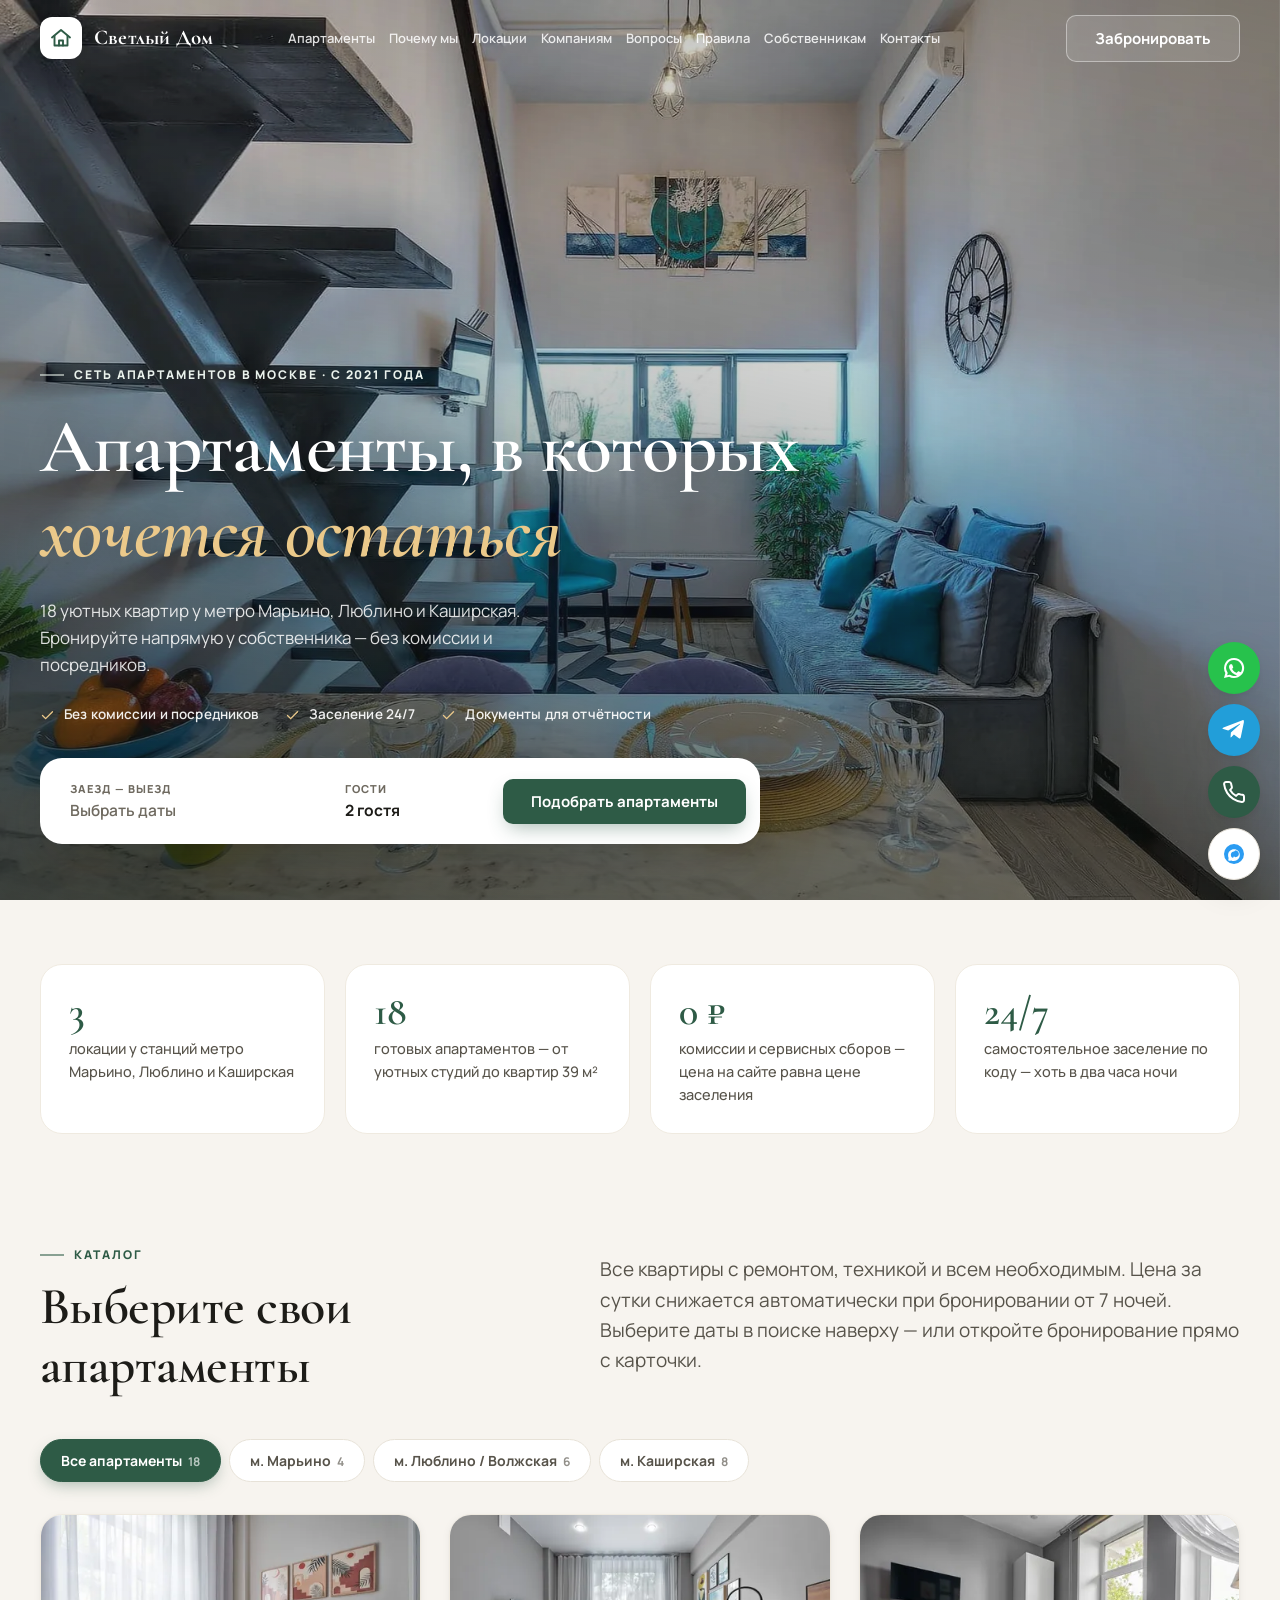
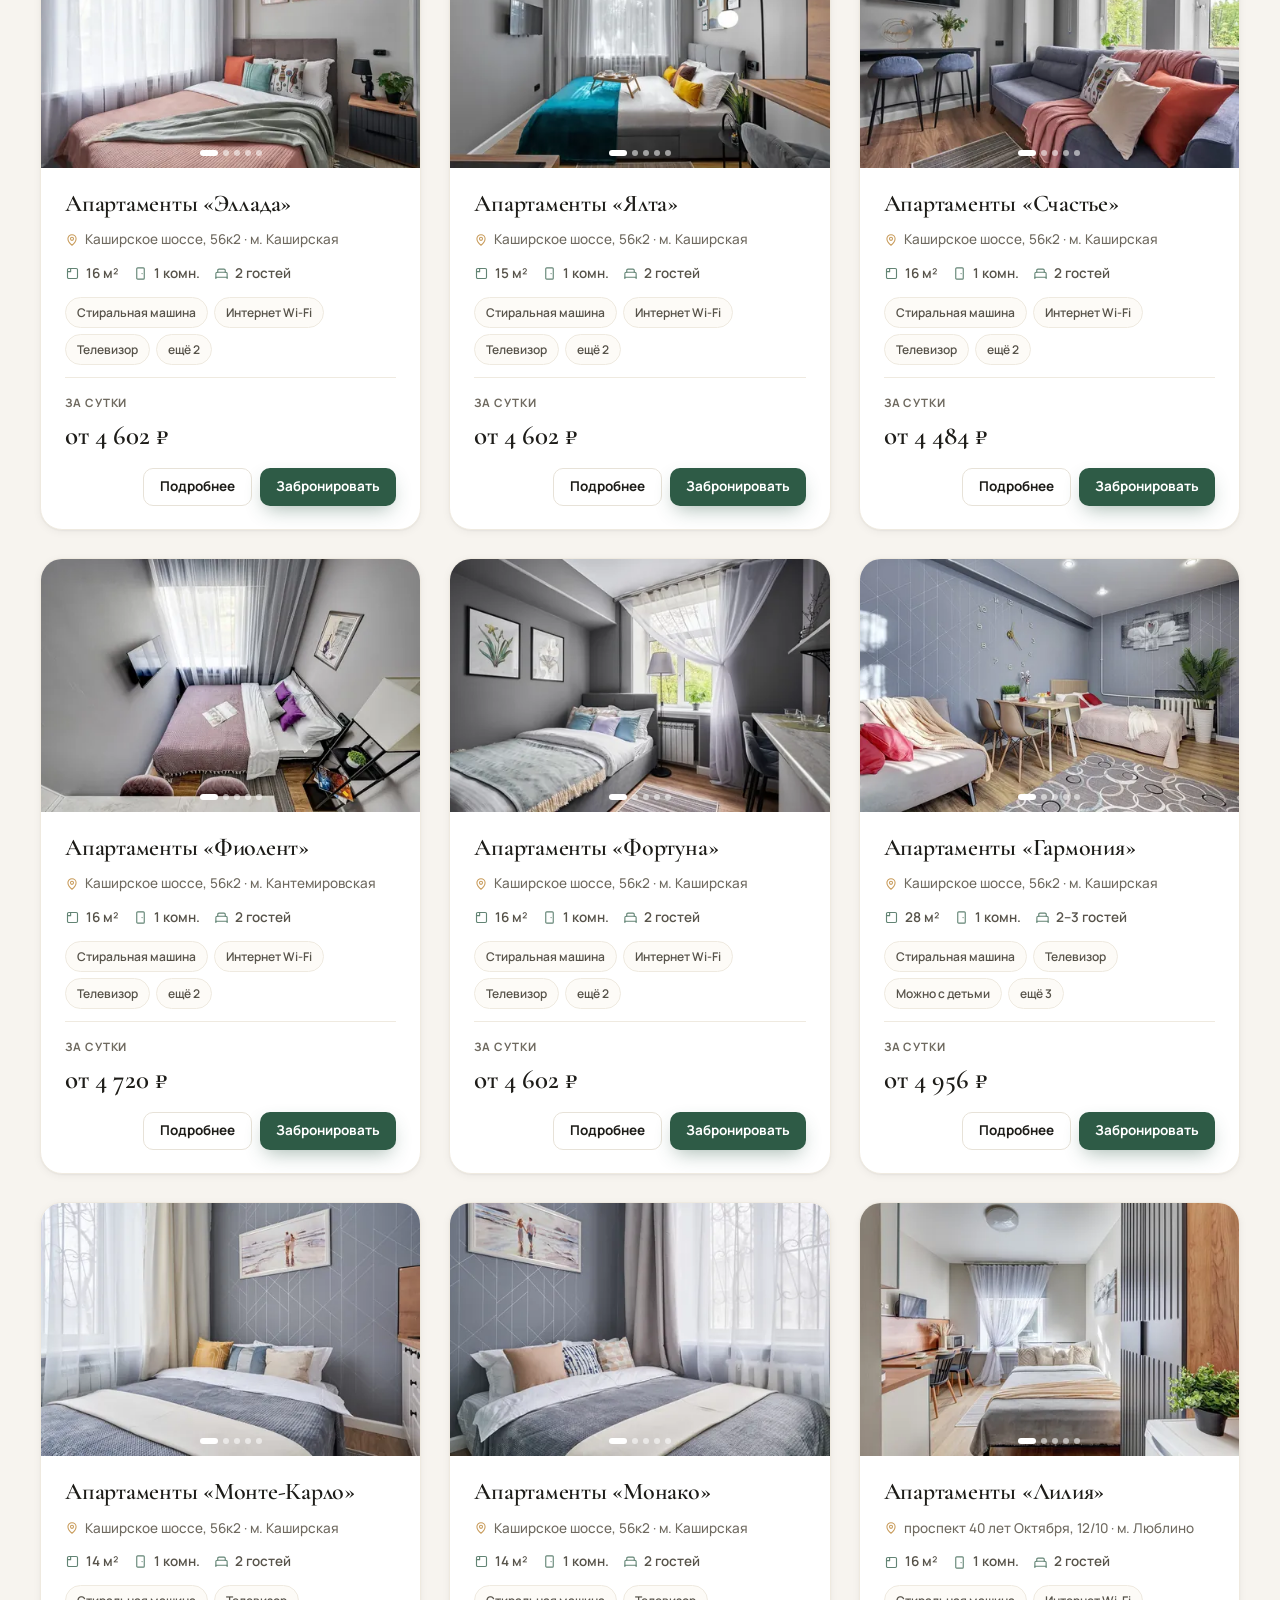
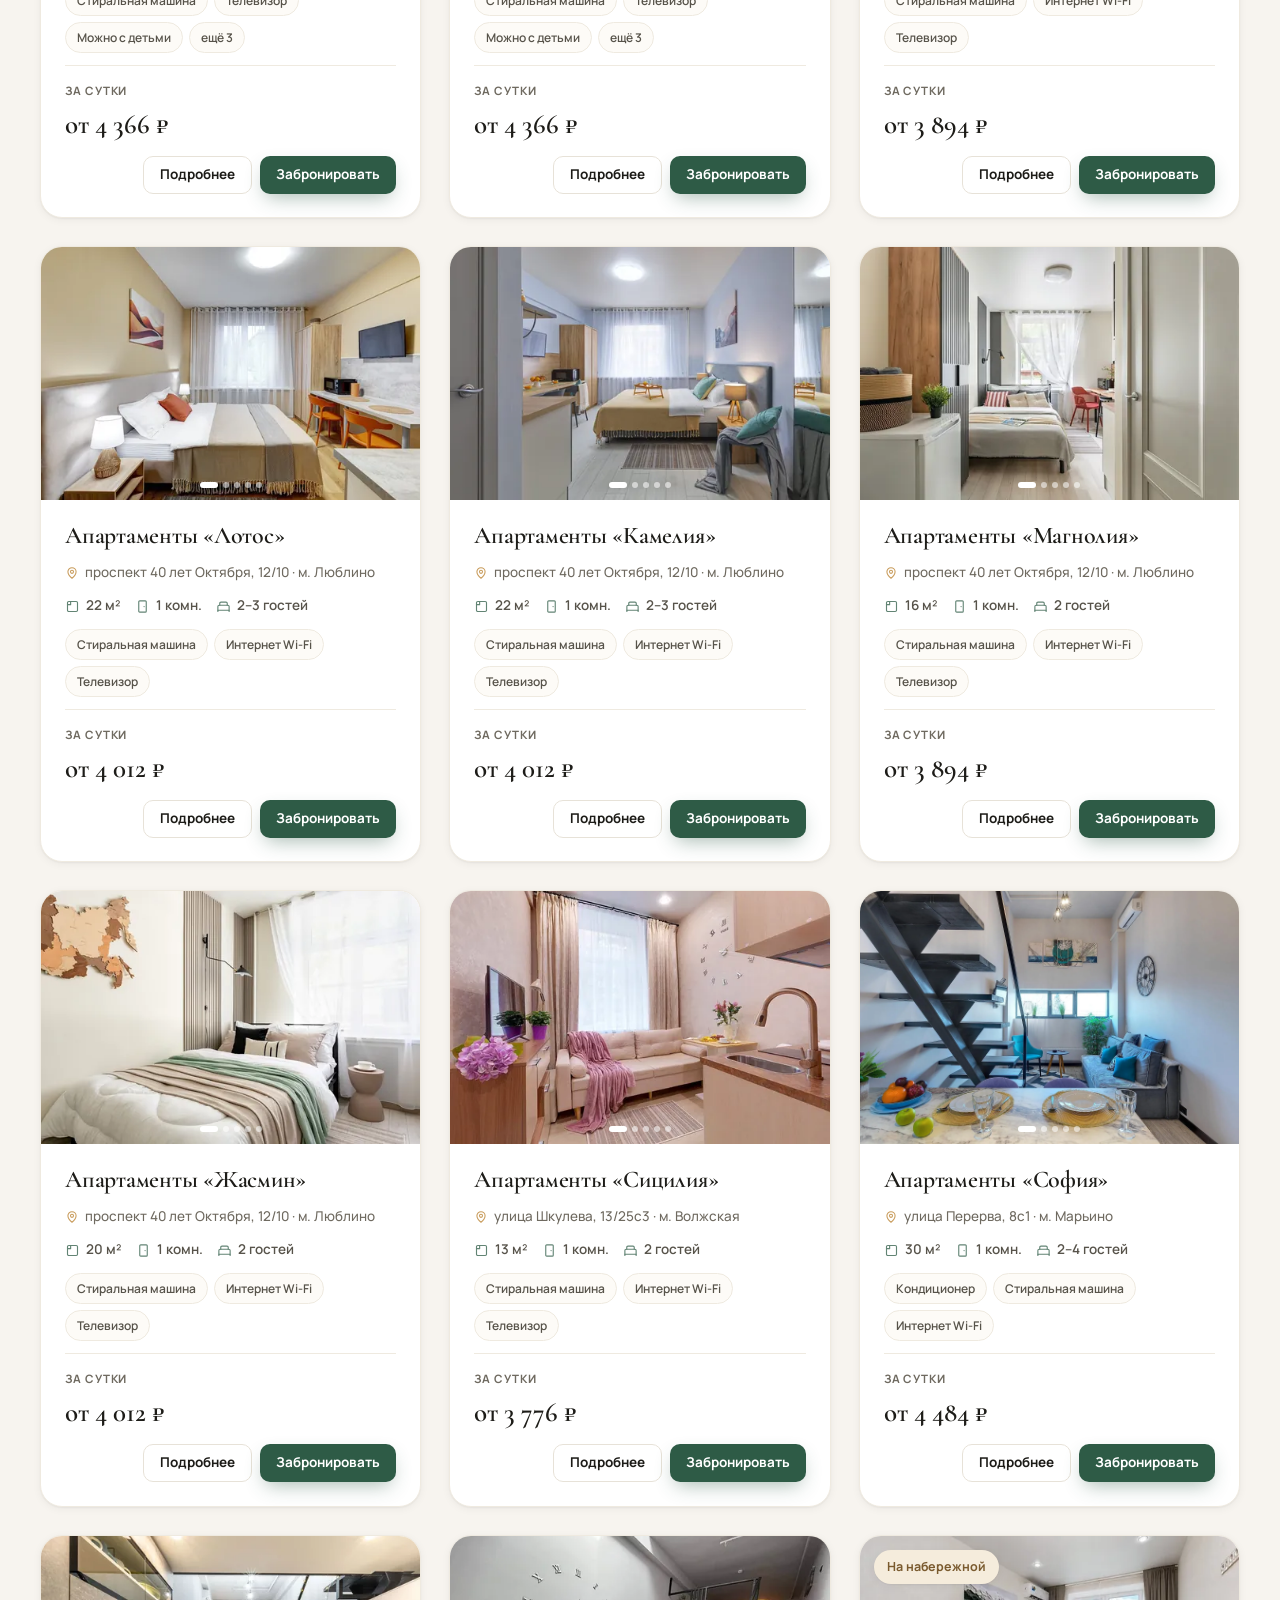
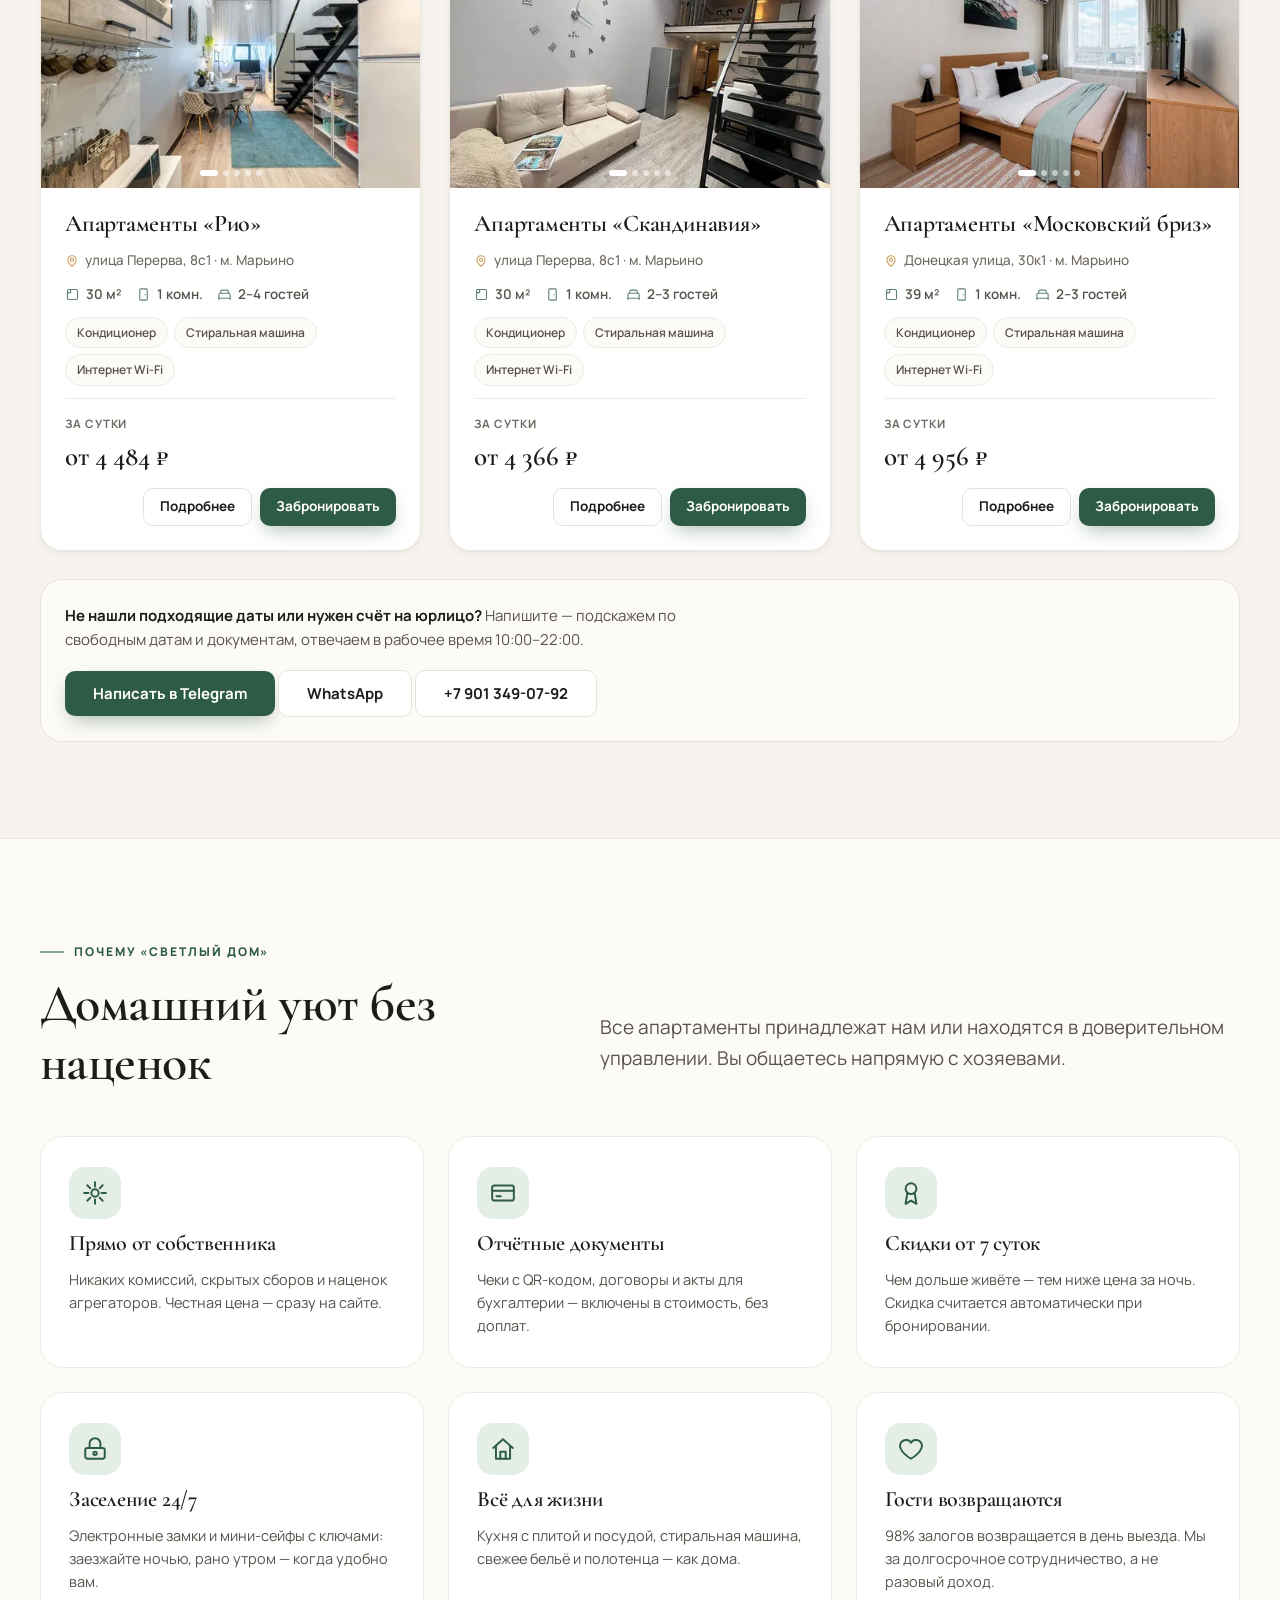
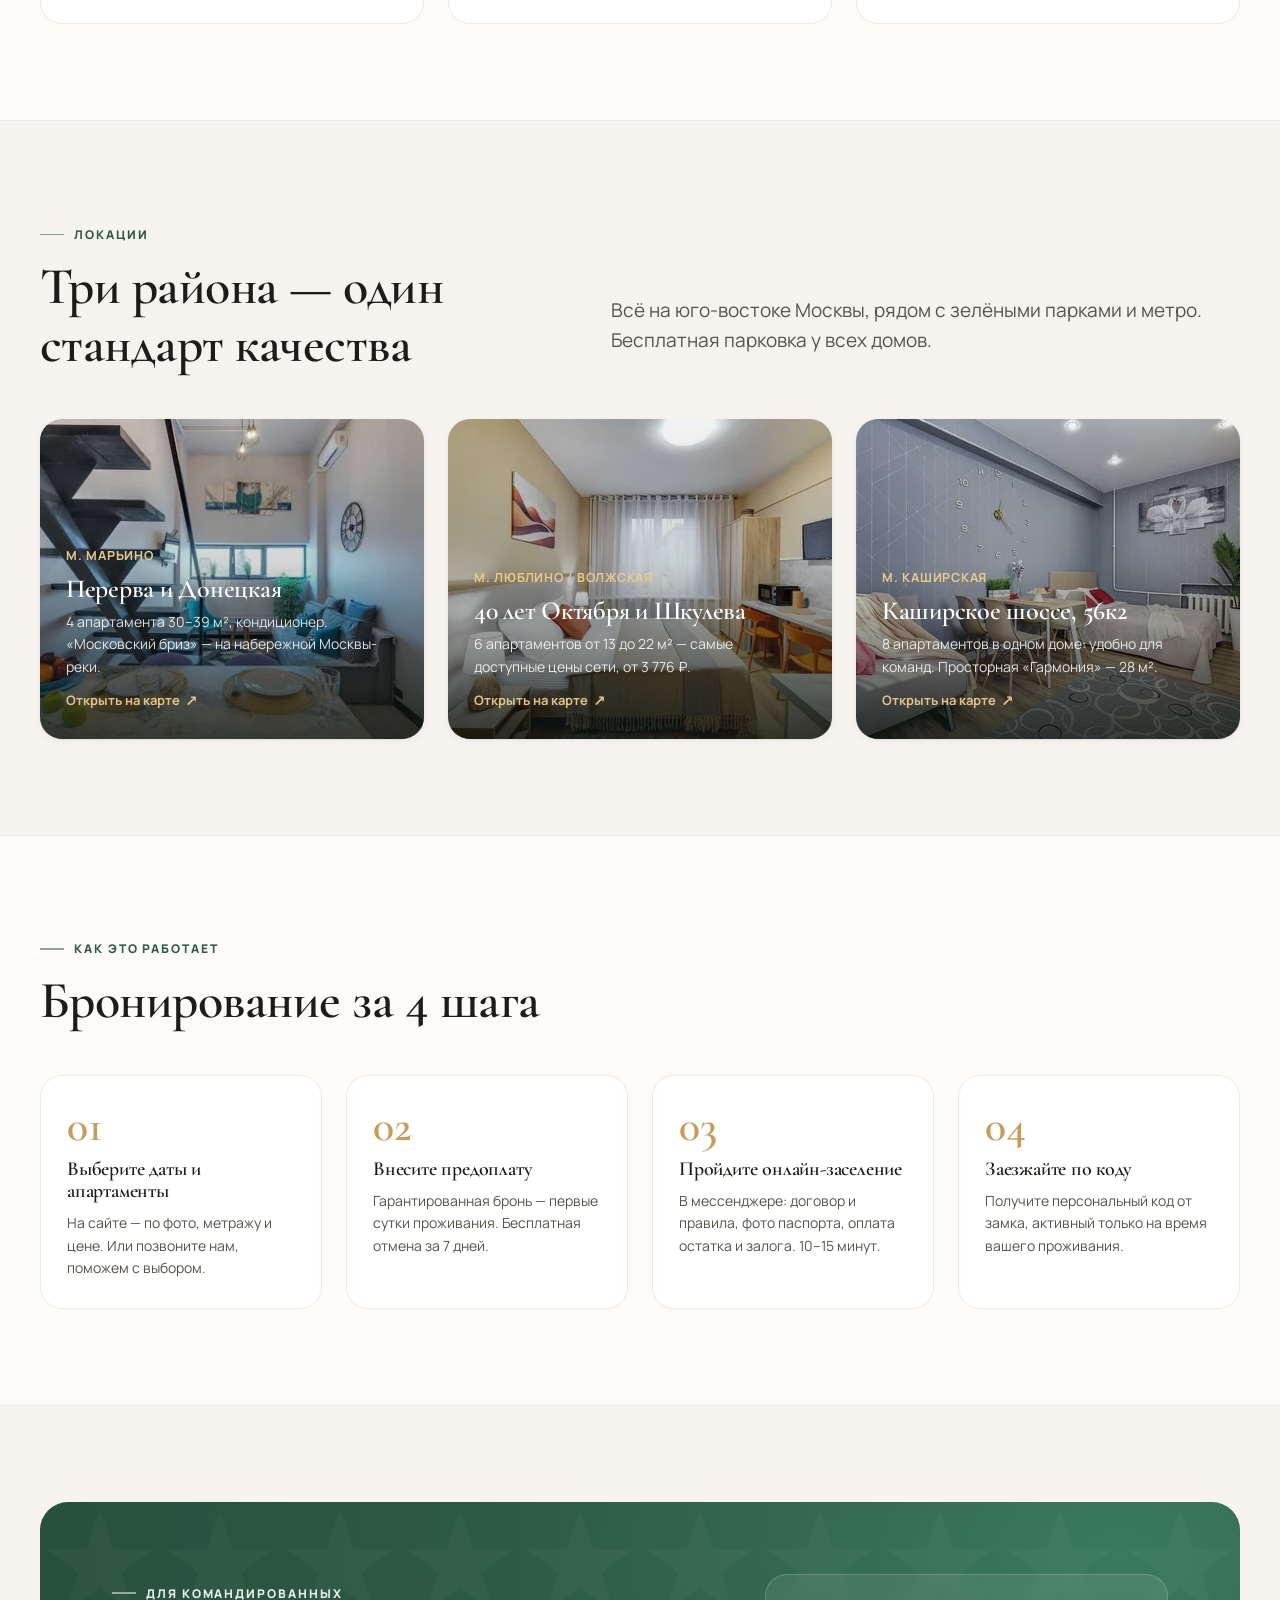
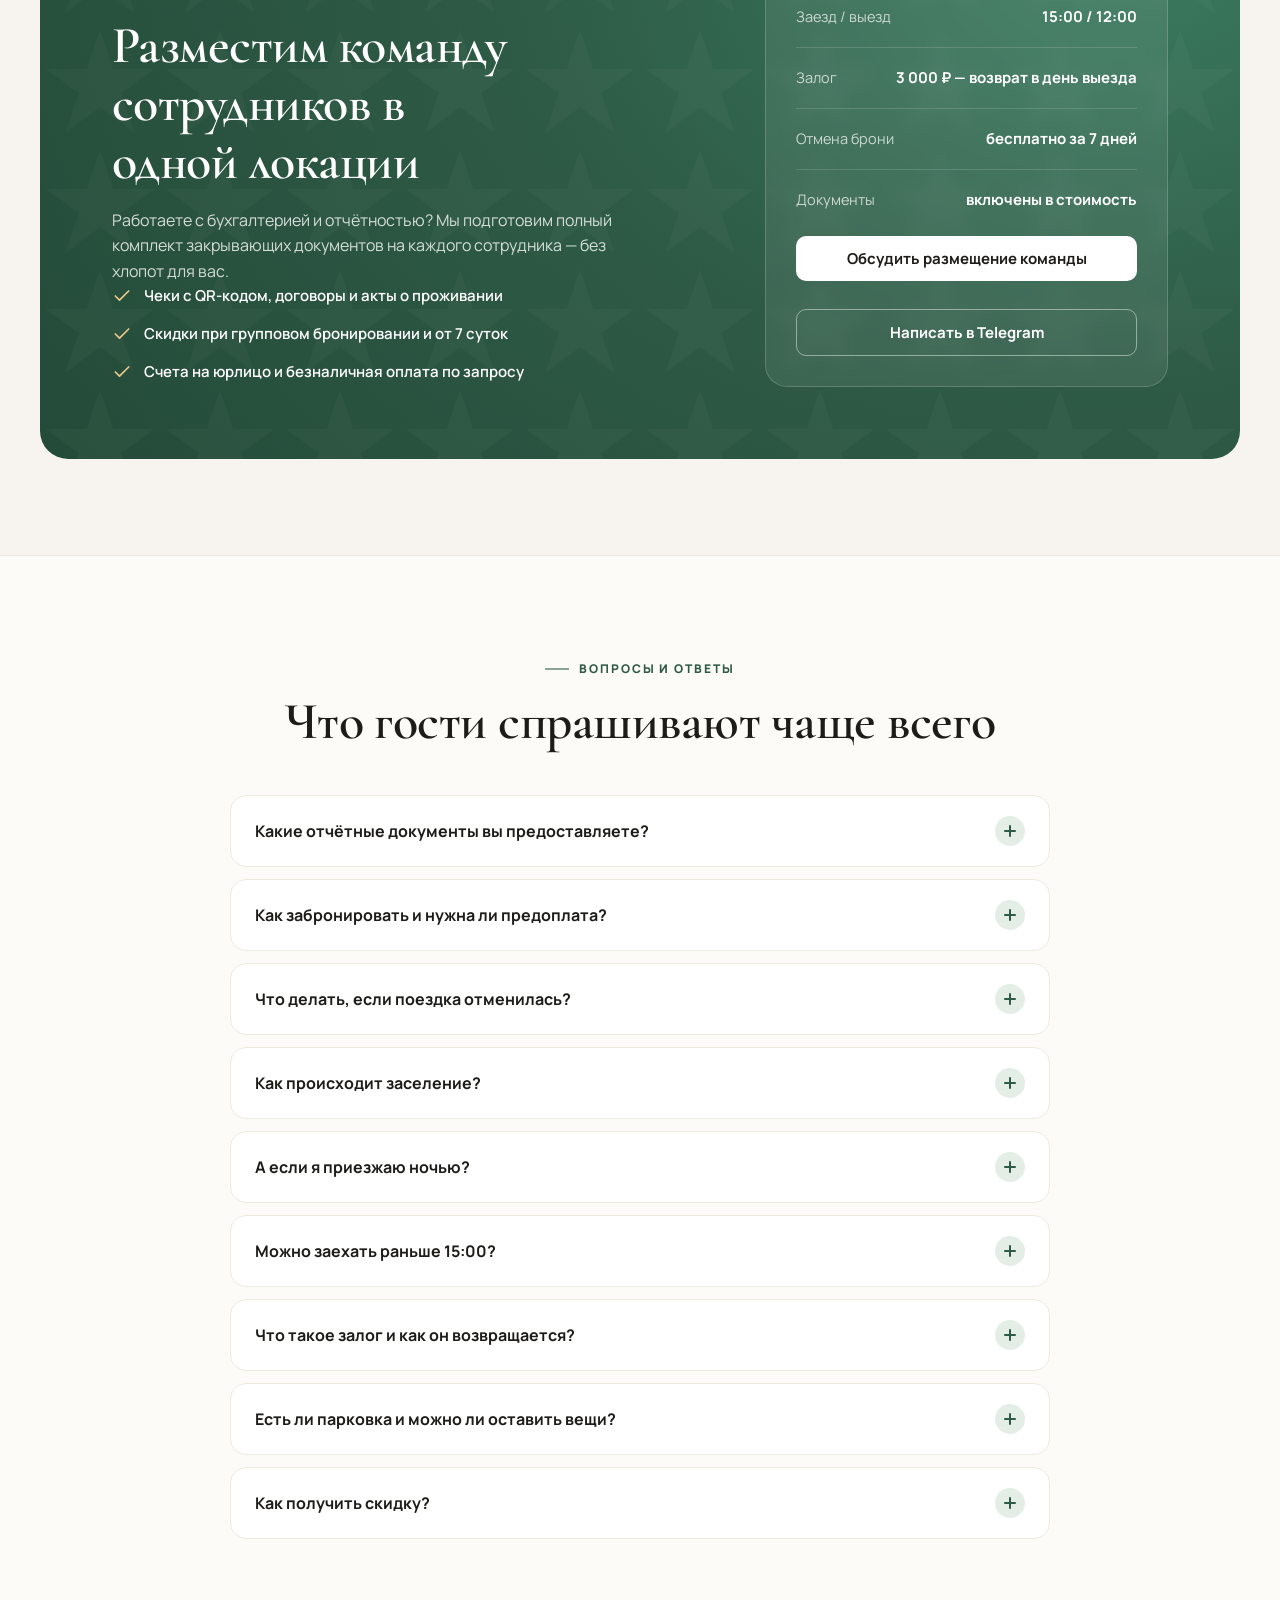
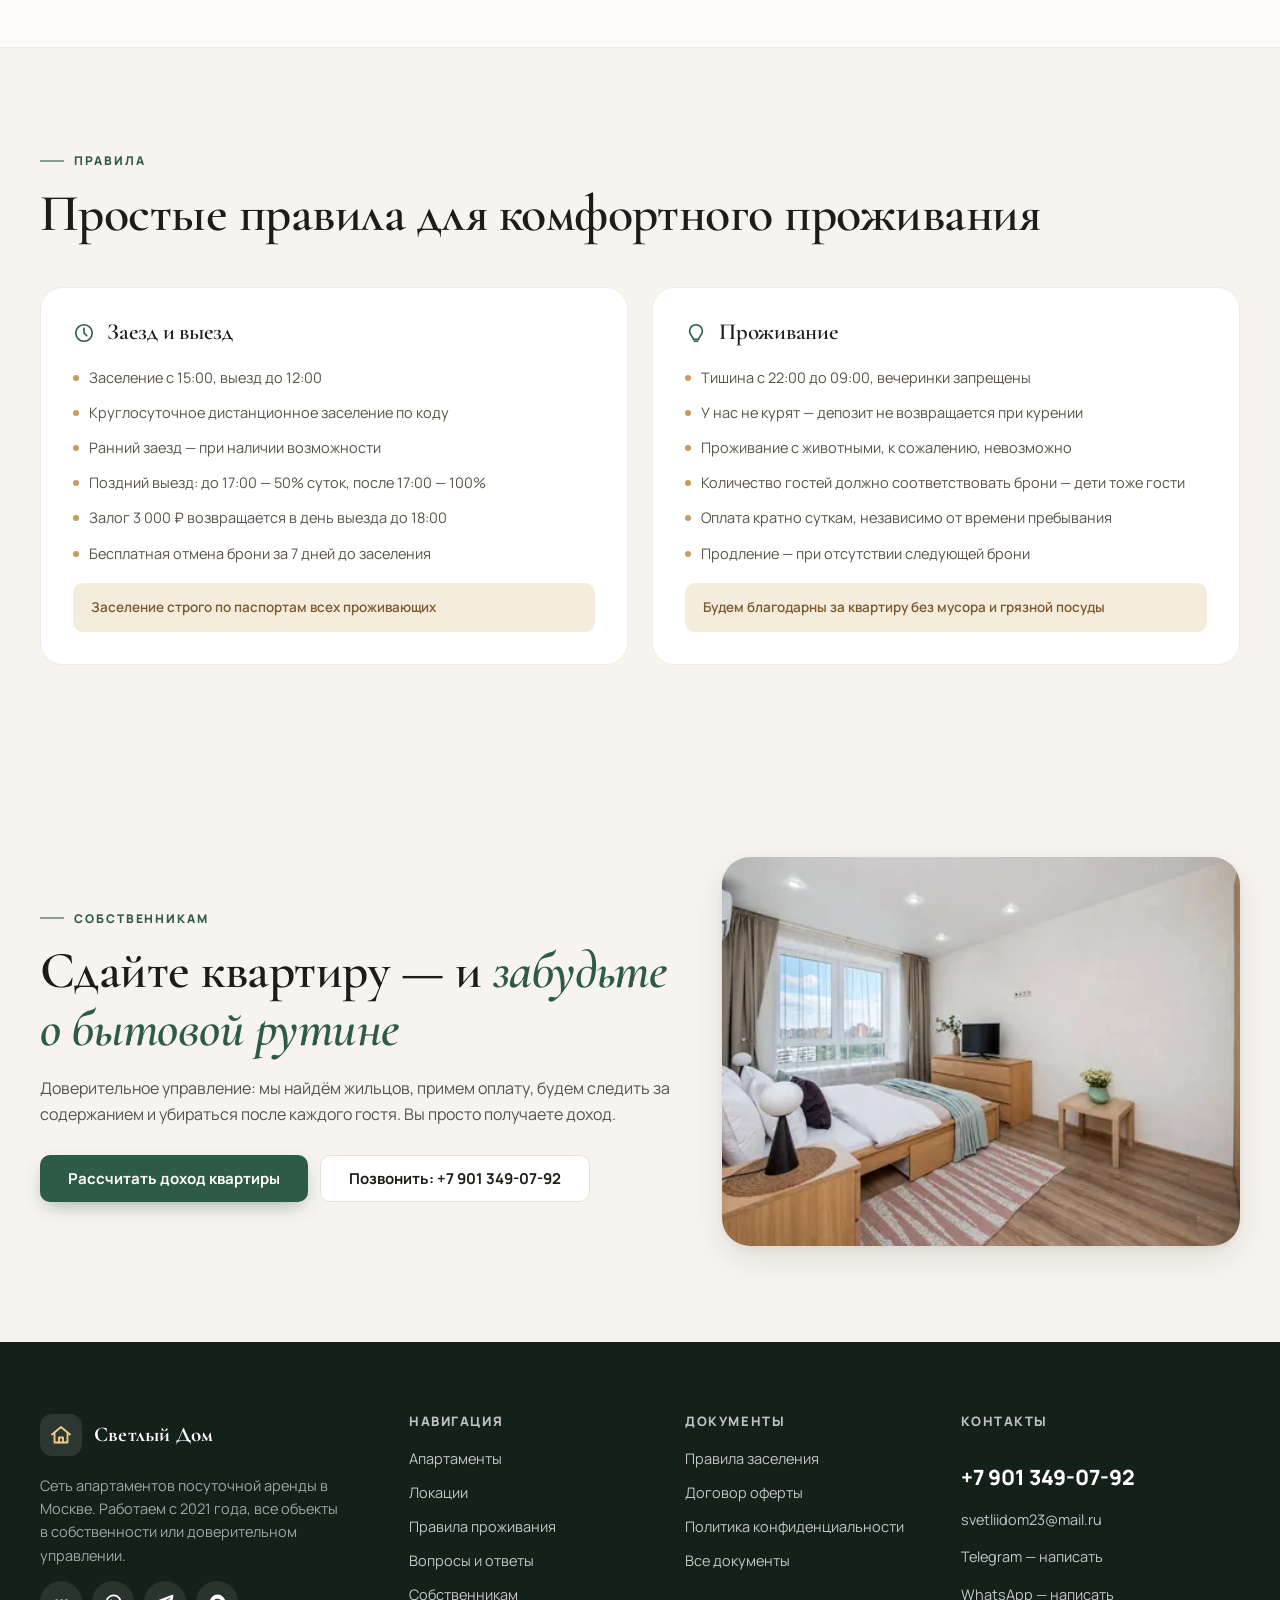
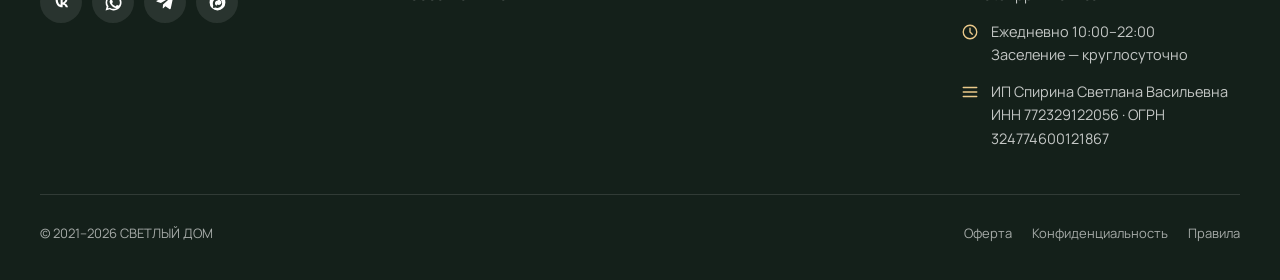
<file: index.html>
<!DOCTYPE html>
<html lang="ru">
<head>
  <meta charset="UTF-8">
  <meta name="viewport" content="width=device-width, initial-scale=1.0">
  <title>Светлый Дом — апартаменты в Москве от собственника</title>
  <meta name="description" content="18 апартаментов у метро Марьино, Люблино и Каширская. Бронирование напрямую от собственника: без комиссии, заселение 24/7, отчётные документы, скидки от 7 суток.">
  <meta name="robots" content="index, follow, max-image-preview:large">
  <link rel="canonical" href="https://svetliidom.ru/">
  <meta name="theme-color" content="#2E5B46">
  <meta name="color-scheme" content="light">

  <!-- Open Graph / Twitter: превью ссылки в Telegram, WhatsApp, VK -->
  <meta property="og:site_name" content="Светлый Дом">
  <meta property="og:locale" content="ru_RU">
  <meta property="og:type" content="website">
  <meta property="og:title" content="Светлый Дом — апартаменты в Москве от собственника">
  <meta property="og:description" content="18 апартаментов у трёх станций метро. Без комиссии, заселение 24/7, документы для отчётности.">
  <meta property="og:url" content="https://superdanich7-jpg.github.io/svetliidom/">
  <meta property="og:image" content="https://superdanich7-jpg.github.io/svetliidom/images/og-cover.jpg">
  <meta property="og:image:width" content="1200">
  <meta property="og:image:height" content="630">
  <meta property="og:image:alt" content="Апартаменты «Светлый Дом» в Москве — от собственника, без комиссии">
  <meta name="twitter:card" content="summary_large_image">
  <meta name="twitter:title" content="Светлый Дом — апартаменты в Москве от собственника">
  <meta name="twitter:description" content="18 апартаментов у метро Марьино, Люблино и Каширская. Без комиссии, заселение 24/7.">
  <meta name="twitter:image" content="https://superdanich7-jpg.github.io/svetliidom/images/og-cover.jpg">

  <!-- Иконки и PWA -->
  <link rel="icon" href="favicon.svg" type="image/svg+xml">
  <link rel="icon" href="icons/favicon-32.png" sizes="32x32" type="image/png">
  <link rel="apple-touch-icon" href="icons/apple-touch-icon.png">
  <link rel="manifest" href="manifest.webmanifest">

  <!-- Шрифты: self-hosted woff2 (без запросов к googleapis/gstatic) -->
  <link rel="preload" href="fonts/co3bmX5slCNuHLi8bLeY9MK7whWMhyjYrXtKgS4.woff2" as="font" type="font/woff2" crossorigin>
  <link rel="preload" href="fonts/xn7gYHE41ni1AdIRggOxSuXd.woff2" as="font" type="font/woff2" crossorigin>
  <link rel="preload" href="fonts/co3ZmX5slCNuHLi8bLeY9MK7whWMhyjYrEtMmSq17w.woff2" as="font" type="font/woff2" crossorigin>
  <link rel="stylesheet" href="css/style.css?v=7">
  <noscript>
    <style>
      .reveal { opacity: 1 !important; transform: none !important; }
      .faq__a { max-height: none !important; }
      .faq__q { pointer-events: none; }
    </style>
  </noscript>

  <script type="application/ld+json">
  {
    "@context": "https://schema.org",
    "@type": "LodgingBusiness",
    "@id": "https://svetliidom.ru/#lodging",
    "name": "Светлый Дом — сеть апартаментов",
    "alternateName": "Светлый Дом",
    "description": "Посуточная аренда апартаментов в Москве от собственника: 18 квартир у метро Марьино, Люблино и Каширская. Без комиссии, круглосуточное заселение, отчётные документы.",
    "url": "https://svetliidom.ru/",
    "telephone": "+7-901-349-07-92",
    "email": "svetliidom23@mail.ru",
    "image": ["https://svetliidom.ru/images/og-cover.jpg"],
    "priceRange": "от 3776 ₽ за сутки",
    "currenciesAccepted": "RUB",
    "paymentAccepted": "Наличные, банковская карта, безналичный расчёт",
    "address": { "@type": "PostalAddress", "addressLocality": "Москва", "addressCountry": "RU" },
    "numberOfRooms": 18,
    "checkinTime": "15:00",
    "checkoutTime": "12:00",
    "openingHoursSpecification": {
      "@type": "OpeningHoursSpecification",
      "dayOfWeek": ["Monday", "Tuesday", "Wednesday", "Thursday", "Friday", "Saturday", "Sunday"],
      "opens": "10:00",
      "closes": "22:00"
    },
    "amenityFeature": [
      { "@type": "LocationFeatureSpecification", "name": "Бесплатный Wi-Fi", "value": true },
      { "@type": "LocationFeatureSpecification", "name": "Кухня с плитой и посудой", "value": true },
      { "@type": "LocationFeatureSpecification", "name": "Стиральная машина", "value": true },
      { "@type": "LocationFeatureSpecification", "name": "Телевизор", "value": true },
      { "@type": "LocationFeatureSpecification", "name": "Круглосуточное самостоятельное заселение", "value": true },
      { "@type": "LocationFeatureSpecification", "name": "Отчётные документы для командированных", "value": true },
      { "@type": "LocationFeatureSpecification", "name": "Бесплатная парковка", "value": true }
    ],
    "sameAs": ["https://vk.com/svetliidom_aparts", "https://t.me/+79013490792"]
  }
  </script>
  <script type="application/ld+json">
  {
    "@context": "https://schema.org",
    "@type": "FAQPage",
    "mainEntity": [
      { "@type": "Question", "name": "Какие отчётные документы вы предоставляете?", "acceptedAnswer": { "@type": "Answer", "text": "Полный комплект для бухгалтерии: чек с QR-кодом, договор и акт о проживании. При заезде укажите, какой комплект нужен, — мы подготовим его во время проживания. Документы для командированных входят в стоимость." } },
      { "@type": "Question", "name": "Как забронировать и нужна ли предоплата?", "acceptedAnswer": { "@type": "Answer", "text": "Выберите даты и апартаменты на сайте, позвоните или напишите в WhatsApp или Telegram: +7 901 349 07 92. Гарантированная бронь — при оплате первых суток." } },
      { "@type": "Question", "name": "Что делать, если поездка отменилась?", "acceptedAnswer": { "@type": "Answer", "text": "Отмена за 7 и более дней до заезда — возвращаем задаток полностью. При отмене менее чем за 7 дней оплата не возвращается: за это время мы уже отказали другим гостям." } },
      { "@type": "Question", "name": "Как происходит заселение?", "acceptedAnswer": { "@type": "Answer", "text": "В день заезда мы созваниваемся и уточняем время прибытия. Заселение самостоятельное — через электронный замок или мини-сейф с ключами. В мессенджере вы знакомитесь с документами, прикрепляете паспорт и оплачиваете остаток и залог, после чего получаете персональный код от замка." } },
      { "@type": "Question", "name": "А если я приезжаю ночью?", "acceptedAnswer": { "@type": "Answer", "text": "У нас круглосуточное заселение: все объекты оборудованы электронными замками и минисейфами. Пройдите авторизацию и оплату заранее в наше рабочее время (10:00–22:00) — и коды от замка будут готовы к вашему приезду." } },
      { "@type": "Question", "name": "Можно заехать раньше 15:00?", "acceptedAnswer": { "@type": "Answer", "text": "Ранний заезд возможен, если гости перед вами выехали раньше и мы успели подготовить квартиру — узнаете в день заезда. Гарантированный ранний заезд — бронирование дополнительных суток накануне." } },
      { "@type": "Question", "name": "Что такое залог и как он возвращается?", "acceptedAnswer": { "@type": "Answer", "text": "Страховой депозит 3 000 ₽ — за сохранность имущества и соблюдение правил. Возвращаем переводом на карту в течение суток после выезда, после уборки и проверки. 98% депозитов возвращается полностью." } },
      { "@type": "Question", "name": "Есть ли парковка и можно ли оставить вещи?", "acceptedAnswer": { "@type": "Answer", "text": "Около всех объектов — бесплатная общественная парковка, рядом с некоторыми есть платные стоянки. Камеры хранения в апартаментах нет, но в некоторых локациях мы можем принять вещи — уточните по телефону заранее." } },
      { "@type": "Question", "name": "Как получить скидку?", "acceptedAnswer": { "@type": "Answer", "text": "Скидка за длительное проживание (от 7 суток) считается автоматически при бронировании. Акции публикуем на сайте и в нашей группе ВКонтакте." } }
    ]
  }
  </script>
</head>
<body>

<a class="skip-link" href="#main">Перейти к содержанию</a>

<!-- ================= Хедер ================= -->
<header class="header header--onphoto" id="header">
  <div class="container header__inner">
    <a href="index.html" class="logo" aria-label="Светлый Дом — на главную">
      <span class="logo__mark">
        <svg viewBox="0 0 24 24" fill="none" stroke="#2E5B46" stroke-width="1.9" stroke-linecap="round" stroke-linejoin="round"><path d="M3 11.5 12 4l9 7.5"/><path d="M5.5 10v9.5h13V10"/><path d="M10 19.5v-5h4v5"/></svg>
      </span>
      Светлый Дом
    </a>

    <nav class="header__nav" aria-label="Основная навигация">
      <a href="#apartments">Апартаменты</a>
      <a href="#benefits">Почему мы</a>
      <a href="#locations">Локации</a>
      <a href="#business">Компаниям</a>
      <a href="#faq">Вопросы</a>
      <a href="#rules">Правила</a>
      <a href="#owners">Собственникам</a>
      <a href="#contacts">Контакты</a>
    </nav>

    <div class="header__right">
      <a class="header__phone" href="tel:+79013490792">+7 901 349-07-92</a>
      <a href="#apartments" class="btn btn--ghost header__cta">Забронировать</a>
      <button class="burger" id="burger" aria-label="Открыть меню" aria-expanded="false"><span></span></button>
    </div>
  </div>
</header>

<!-- Мобильное меню -->
<div class="mobile-menu" id="mobileMenu" aria-hidden="true">
  <a class="mnav" href="#apartments">Апартаменты</a>
  <a class="mnav" href="#benefits">Почему мы</a>
  <a class="mnav" href="#locations">Локации</a>
  <a class="mnav" href="#business">Компаниям</a>
  <a class="mnav" href="#faq">Вопросы</a>
  <a class="mnav" href="#rules">Правила</a>
  <a class="mnav" href="#owners">Собственникам</a>
  <a class="mnav" href="#contacts">Контакты</a>
  <div class="mobile-menu__footer">
    <a href="tel:+79013490792" class="btn btn--primary btn--wide">+7 901 349-07-92</a>
    <a href="https://t.me/+79013490792" target="_blank" rel="noopener" class="btn btn--ghost btn--wide" data-menu-close>Написать в Telegram</a>
    <a href="#apartments" class="btn btn--ghost btn--wide" data-menu-close>Забронировать</a>
  </div>
</div>

<!-- ================= Hero ================= -->
<main id="main">
<section class="hero">
  <div class="hero__bg">
    <picture>
      <source type="image/webp" srcset="images/apartments/sofiya/1-960.webp 960w, images/apartments/sofiya/1-1600.webp 1600w" sizes="100vw">
      <img src="images/apartments/sofiya/1.jpg" alt="Светлая спальня апартаментов «Светлый Дом»" fetchpriority="high" decoding="async" width="2000" height="1334">
    </picture>
  </div>
  <div class="hero__shade"></div>

  <div class="container hero__content">
    <span class="kicker kicker--light hero__kicker">Сеть апартаментов в Москве · с 2021 года</span>

    <h1 class="h-hero">Апартаменты, в которых <em>хочется остаться</em></h1>

    <p class="hero__lead">18 уютных квартир у метро Марьино, Люблино и Каширская. Бронируйте напрямую у собственника — без комиссии и посредников.</p>

    <ul class="hero__badges">
      <li class="badge"><svg viewBox="0 0 24 24" fill="none" stroke="currentColor" stroke-width="2.2" stroke-linecap="round" stroke-linejoin="round"><path d="M20 6 9 17l-5-5"/></svg> Без комиссии и посредников</li>
      <li class="badge"><svg viewBox="0 0 24 24" fill="none" stroke="currentColor" stroke-width="2.2" stroke-linecap="round" stroke-linejoin="round"><path d="M20 6 9 17l-5-5"/></svg> Заселение 24/7</li>
      <li class="badge"><svg viewBox="0 0 24 24" fill="none" stroke="currentColor" stroke-width="2.2" stroke-linecap="round" stroke-linejoin="round"><path d="M20 6 9 17l-5-5"/></svg> Документы для отчётности</li>
    </ul>

    <form class="bookbar" id="bookbar" autocomplete="off">
      <input type="hidden" name="checkin" id="bb-in">
      <input type="hidden" name="checkout" id="bb-out">
      <input type="hidden" name="guests" id="bb-guests" value="2">

      <button type="button" class="bookbar__field" id="bb-btn-range" aria-haspopup="dialog" aria-expanded="false">
        <span class="bookbar__label">Заезд — выезд</span>
        <span class="bookbar__value" id="bb-range-val">Выбрать даты</span>
      </button>
      <button type="button" class="bookbar__field" id="bb-btn-guests" aria-haspopup="dialog" aria-expanded="false">
        <span class="bookbar__label">Гости</span>
        <span class="bookbar__value" id="bb-guests-val">2 гостя</span>
      </button>
      <div class="bookbar__submit">
        <button type="submit" class="btn btn--primary">Подобрать апартаменты</button>
      </div>
    </form>
  </div>
</section>

<!-- ================= Факты ================= -->
<section class="facts">
  <div class="container facts__grid">
    <div class="fact reveal">
      <span class="fact__num">3<sup></sup></span>
      <span class="fact__label">локации у станций метро Марьино, Люблино и Каширская</span>
    </div>
    <div class="fact reveal" data-delay="1">
      <span class="fact__num">18</span>
      <span class="fact__label">готовых апартаментов — от уютных студий до квартир 39 м²</span>
    </div>
    <div class="fact reveal" data-delay="2">
      <span class="fact__num">0 ₽</span>
      <span class="fact__label">комиссии и сервисных сборов — цена на сайте равна цене заселения</span>
    </div>
    <div class="fact reveal" data-delay="3">
      <span class="fact__num">24/7</span>
      <span class="fact__label">самостоятельное заселение по коду — хоть в два часа ночи</span>
    </div>
  </div>
</section>

<!-- ================= Каталог ================= -->
<section class="section" id="apartments">
  <div class="container">
    <div class="section__head">
      <div class="reveal">
        <span class="kicker">Каталог</span>
        <h2 class="h-xl" style="margin-top:14px">Выберите свои апартаменты</h2>
      </div>
      <p class="lead reveal" data-delay="1">Все квартиры с ремонтом, техникой и всем необходимым. Цена за сутки снижается автоматически при бронировании от 7 ночей. Выберите даты в поиске наверху — или откройте бронирование прямо с карточки.</p>
    </div>

    <div class="filters reveal" id="filters" role="group" aria-label="Фильтр по локациям">
      <button class="chip is-active" data-filter="all" aria-pressed="true">Все апартаменты<span class="chip__count" data-count="all"></span></button>
      <button class="chip" data-filter="maryino" aria-pressed="false">м. Марьино<span class="chip__count" data-count="maryino"></span></button>
      <button class="chip" data-filter="lyublino" aria-pressed="false">м. Люблино / Волжская<span class="chip__count" data-count="lyublino"></span></button>
      <button class="chip" data-filter="kashirskaya" aria-pressed="false">м. Каширская<span class="chip__count" data-count="kashirskaya"></span></button>
    </div>

    <div class="cards" id="cards">
<!-- STATIC_CARDS_START -->

    <article class="card" data-loc="kashirskaya" data-slug="ellada">
      <div class="slider" data-slider="">
        <div class="slider__track"><picture><source type="image/webp" srcset="images/apartments/ellada/1-480.webp 480w, images/apartments/ellada/1-960.webp 960w, images/apartments/ellada/1-1600.webp 1600w" sizes="(max-width: 640px) 92vw, (max-width: 1100px) 46vw, 380px"><img src="images/apartments/ellada/1.jpg" alt="Апартаменты «Эллада» — фото 1" loading="lazy" decoding="async" width="2000" height="1334"></picture><picture><source type="image/webp" srcset="images/apartments/ellada/2-480.webp 480w, images/apartments/ellada/2-960.webp 960w, images/apartments/ellada/2-1600.webp 1600w" sizes="(max-width: 640px) 92vw, (max-width: 1100px) 46vw, 380px"><img src="images/apartments/ellada/2.jpg" alt="Апартаменты «Эллада» — фото 2" loading="lazy" decoding="async" width="2000" height="1334"></picture><picture><source type="image/webp" srcset="images/apartments/ellada/3-480.webp 480w, images/apartments/ellada/3-960.webp 960w, images/apartments/ellada/3-1600.webp 1600w" sizes="(max-width: 640px) 92vw, (max-width: 1100px) 46vw, 380px"><img src="images/apartments/ellada/3.jpg" alt="Апартаменты «Эллада» — фото 3" loading="lazy" decoding="async" width="2000" height="1334"></picture><picture><source type="image/webp" srcset="images/apartments/ellada/4-480.webp 480w, images/apartments/ellada/4-960.webp 960w, images/apartments/ellada/4-1600.webp 1600w" sizes="(max-width: 640px) 92vw, (max-width: 1100px) 46vw, 380px"><img src="images/apartments/ellada/4.jpg" alt="Апартаменты «Эллада» — фото 4" loading="lazy" decoding="async" width="2000" height="1334"></picture><picture><source type="image/webp" srcset="images/apartments/ellada/5-480.webp 480w, images/apartments/ellada/5-960.webp 960w, images/apartments/ellada/5-1600.webp 1600w" sizes="(max-width: 640px) 92vw, (max-width: 1100px) 46vw, 380px"><img src="images/apartments/ellada/5.jpg" alt="Апартаменты «Эллада» — фото 5" loading="lazy" decoding="async" width="2000" height="1334"></picture></div>
        
        <div class="slider__nav">
          <button class="slider__btn" data-slide="-1" aria-label="Предыдущее фото"><svg viewBox="0 0 24 24" fill="none" stroke="currentColor" stroke-width="2.2" stroke-linecap="round" stroke-linejoin="round"><path d="m14.5 6-6 6 6 6"></path></svg></button>
          <button class="slider__btn" data-slide="1" aria-label="Следующее фото"><svg viewBox="0 0 24 24" fill="none" stroke="currentColor" stroke-width="2.2" stroke-linecap="round" stroke-linejoin="round"><path d="m9.5 6 6 6-6 6"></path></svg></button>
        </div>
        <div class="slider__dots" role="presentation">
          <span class="slider__dot is-active"></span><span class="slider__dot"></span><span class="slider__dot"></span><span class="slider__dot"></span><span class="slider__dot"></span>
        </div>
      </div>
      <div class="card__body">
        <div class="card__top">
          <h3 class="card__name">Апартаменты «Эллада»</h3>
        </div>
        <span class="card__addr"><svg viewBox="0 0 24 24" fill="none" stroke="currentColor" stroke-width="1.8" stroke-linecap="round" stroke-linejoin="round"><path d="M12 21s-7-5.3-7-11a7 7 0 0 1 14 0c0 5.7-7 11-7 11z"></path><circle cx="12" cy="10" r="2.6"></circle></svg>Каширское шоссе, 56к2 · м. Каширская</span>
        <div class="card__params">
          <span><svg viewBox="0 0 24 24" fill="none" stroke="currentColor" stroke-width="1.8" stroke-linecap="round" stroke-linejoin="round"><rect x="4" y="4" width="16" height="16" rx="2"></rect><path d="M4 9h5V4"></path></svg>16 м²</span>
          <span><svg viewBox="0 0 24 24" fill="none" stroke="currentColor" stroke-width="1.8" stroke-linecap="round" stroke-linejoin="round"><rect x="6" y="3" width="12" height="18" rx="1.5"></rect><circle cx="14.5" cy="12" r="1" fill="currentColor" stroke="none"></circle></svg>1 комн.</span>
          <span><svg viewBox="0 0 24 24" fill="none" stroke="currentColor" stroke-width="1.8" stroke-linecap="round" stroke-linejoin="round"><path d="M3 18v-6a2 2 0 0 1 2-2h14a2 2 0 0 1 2 2v6"></path><path d="M3 20v-2h18v2"></path><path d="M6 10V7a2 2 0 0 1 2-2h8a2 2 0 0 1 2 2v3"></path></svg>2 гостей</span>
        </div>
        <div class="card__amenities"><span class="mini">Стиральная машина</span><span class="mini">Интернет Wi-Fi</span><span class="mini">Телевизор</span><span class="mini" title="Можно с детьми, Холодильник">ещё 2</span></div>
        <div class="card__foot">
          <div class="card__price">
            <small>за сутки</small>
            <b>от 4&nbsp;602 ₽</b>
          </div>
          <div class="card__actions">
            <button class="btn btn--ghost" data-details="ellada">Подробнее</button>
            <button type="button" class="btn btn--primary" data-book-id="211341">Забронировать</button>
          </div>
        </div>
      </div>
    </article>
    <article class="card" data-loc="kashirskaya" data-slug="yalta">
      <div class="slider" data-slider="">
        <div class="slider__track"><picture><source type="image/webp" srcset="images/apartments/yalta/1-480.webp 480w, images/apartments/yalta/1-960.webp 960w, images/apartments/yalta/1-1600.webp 1600w" sizes="(max-width: 640px) 92vw, (max-width: 1100px) 46vw, 380px"><img src="images/apartments/yalta/1.jpg" alt="Апартаменты «Ялта» — фото 1" loading="lazy" decoding="async" width="2000" height="1334"></picture><picture><source type="image/webp" srcset="images/apartments/yalta/2-480.webp 480w, images/apartments/yalta/2-960.webp 960w, images/apartments/yalta/2-1600.webp 1600w" sizes="(max-width: 640px) 92vw, (max-width: 1100px) 46vw, 380px"><img src="images/apartments/yalta/2.jpg" alt="Апартаменты «Ялта» — фото 2" loading="lazy" decoding="async" width="2000" height="1334"></picture><picture><source type="image/webp" srcset="images/apartments/yalta/3-480.webp 480w, images/apartments/yalta/3-960.webp 960w, images/apartments/yalta/3-1600.webp 1600w" sizes="(max-width: 640px) 92vw, (max-width: 1100px) 46vw, 380px"><img src="images/apartments/yalta/3.jpg" alt="Апартаменты «Ялта» — фото 3" loading="lazy" decoding="async" width="2000" height="1334"></picture><picture><source type="image/webp" srcset="images/apartments/yalta/4-480.webp 480w, images/apartments/yalta/4-960.webp 960w, images/apartments/yalta/4-1600.webp 1600w" sizes="(max-width: 640px) 92vw, (max-width: 1100px) 46vw, 380px"><img src="images/apartments/yalta/4.jpg" alt="Апартаменты «Ялта» — фото 4" loading="lazy" decoding="async" width="2000" height="1334"></picture><picture><source type="image/webp" srcset="images/apartments/yalta/5-480.webp 480w, images/apartments/yalta/5-960.webp 960w, images/apartments/yalta/5-1600.webp 1600w" sizes="(max-width: 640px) 92vw, (max-width: 1100px) 46vw, 380px"><img src="images/apartments/yalta/5.jpg" alt="Апартаменты «Ялта» — фото 5" loading="lazy" decoding="async" width="2000" height="1334"></picture></div>
        
        <div class="slider__nav">
          <button class="slider__btn" data-slide="-1" aria-label="Предыдущее фото"><svg viewBox="0 0 24 24" fill="none" stroke="currentColor" stroke-width="2.2" stroke-linecap="round" stroke-linejoin="round"><path d="m14.5 6-6 6 6 6"></path></svg></button>
          <button class="slider__btn" data-slide="1" aria-label="Следующее фото"><svg viewBox="0 0 24 24" fill="none" stroke="currentColor" stroke-width="2.2" stroke-linecap="round" stroke-linejoin="round"><path d="m9.5 6 6 6-6 6"></path></svg></button>
        </div>
        <div class="slider__dots" role="presentation">
          <span class="slider__dot is-active"></span><span class="slider__dot"></span><span class="slider__dot"></span><span class="slider__dot"></span><span class="slider__dot"></span>
        </div>
      </div>
      <div class="card__body">
        <div class="card__top">
          <h3 class="card__name">Апартаменты «Ялта»</h3>
        </div>
        <span class="card__addr"><svg viewBox="0 0 24 24" fill="none" stroke="currentColor" stroke-width="1.8" stroke-linecap="round" stroke-linejoin="round"><path d="M12 21s-7-5.3-7-11a7 7 0 0 1 14 0c0 5.7-7 11-7 11z"></path><circle cx="12" cy="10" r="2.6"></circle></svg>Каширское шоссе, 56к2 · м. Каширская</span>
        <div class="card__params">
          <span><svg viewBox="0 0 24 24" fill="none" stroke="currentColor" stroke-width="1.8" stroke-linecap="round" stroke-linejoin="round"><rect x="4" y="4" width="16" height="16" rx="2"></rect><path d="M4 9h5V4"></path></svg>15 м²</span>
          <span><svg viewBox="0 0 24 24" fill="none" stroke="currentColor" stroke-width="1.8" stroke-linecap="round" stroke-linejoin="round"><rect x="6" y="3" width="12" height="18" rx="1.5"></rect><circle cx="14.5" cy="12" r="1" fill="currentColor" stroke="none"></circle></svg>1 комн.</span>
          <span><svg viewBox="0 0 24 24" fill="none" stroke="currentColor" stroke-width="1.8" stroke-linecap="round" stroke-linejoin="round"><path d="M3 18v-6a2 2 0 0 1 2-2h14a2 2 0 0 1 2 2v6"></path><path d="M3 20v-2h18v2"></path><path d="M6 10V7a2 2 0 0 1 2-2h8a2 2 0 0 1 2 2v3"></path></svg>2 гостей</span>
        </div>
        <div class="card__amenities"><span class="mini">Стиральная машина</span><span class="mini">Интернет Wi-Fi</span><span class="mini">Телевизор</span><span class="mini" title="Можно с детьми, Холодильник">ещё 2</span></div>
        <div class="card__foot">
          <div class="card__price">
            <small>за сутки</small>
            <b>от 4&nbsp;602 ₽</b>
          </div>
          <div class="card__actions">
            <button class="btn btn--ghost" data-details="yalta">Подробнее</button>
            <button type="button" class="btn btn--primary" data-book-id="221453">Забронировать</button>
          </div>
        </div>
      </div>
    </article>
    <article class="card" data-loc="kashirskaya" data-slug="schastye">
      <div class="slider" data-slider="">
        <div class="slider__track"><picture><source type="image/webp" srcset="images/apartments/schastye/1-480.webp 480w, images/apartments/schastye/1-960.webp 960w, images/apartments/schastye/1-1600.webp 1600w" sizes="(max-width: 640px) 92vw, (max-width: 1100px) 46vw, 380px"><img src="images/apartments/schastye/1.jpg" alt="Апартаменты «Счастье» — фото 1" loading="lazy" decoding="async" width="2000" height="1334"></picture><picture><source type="image/webp" srcset="images/apartments/schastye/2-480.webp 480w, images/apartments/schastye/2-960.webp 960w, images/apartments/schastye/2-1600.webp 1600w" sizes="(max-width: 640px) 92vw, (max-width: 1100px) 46vw, 380px"><img src="images/apartments/schastye/2.jpg" alt="Апартаменты «Счастье» — фото 2" loading="lazy" decoding="async" width="2000" height="1334"></picture><picture><source type="image/webp" srcset="images/apartments/schastye/3-480.webp 480w, images/apartments/schastye/3-960.webp 960w, images/apartments/schastye/3-1600.webp 1600w" sizes="(max-width: 640px) 92vw, (max-width: 1100px) 46vw, 380px"><img src="images/apartments/schastye/3.jpg" alt="Апартаменты «Счастье» — фото 3" loading="lazy" decoding="async" width="2000" height="1334"></picture><picture><source type="image/webp" srcset="images/apartments/schastye/4-480.webp 480w, images/apartments/schastye/4-960.webp 960w, images/apartments/schastye/4-1600.webp 1600w" sizes="(max-width: 640px) 92vw, (max-width: 1100px) 46vw, 380px"><img src="images/apartments/schastye/4.jpg" alt="Апартаменты «Счастье» — фото 4" loading="lazy" decoding="async" width="2000" height="1334"></picture><picture><source type="image/webp" srcset="images/apartments/schastye/5-480.webp 480w, images/apartments/schastye/5-960.webp 960w, images/apartments/schastye/5-1600.webp 1600w" sizes="(max-width: 640px) 92vw, (max-width: 1100px) 46vw, 380px"><img src="images/apartments/schastye/5.jpg" alt="Апартаменты «Счастье» — фото 5" loading="lazy" decoding="async" width="2000" height="1334"></picture></div>
        
        <div class="slider__nav">
          <button class="slider__btn" data-slide="-1" aria-label="Предыдущее фото"><svg viewBox="0 0 24 24" fill="none" stroke="currentColor" stroke-width="2.2" stroke-linecap="round" stroke-linejoin="round"><path d="m14.5 6-6 6 6 6"></path></svg></button>
          <button class="slider__btn" data-slide="1" aria-label="Следующее фото"><svg viewBox="0 0 24 24" fill="none" stroke="currentColor" stroke-width="2.2" stroke-linecap="round" stroke-linejoin="round"><path d="m9.5 6 6 6-6 6"></path></svg></button>
        </div>
        <div class="slider__dots" role="presentation">
          <span class="slider__dot is-active"></span><span class="slider__dot"></span><span class="slider__dot"></span><span class="slider__dot"></span><span class="slider__dot"></span>
        </div>
      </div>
      <div class="card__body">
        <div class="card__top">
          <h3 class="card__name">Апартаменты «Счастье»</h3>
        </div>
        <span class="card__addr"><svg viewBox="0 0 24 24" fill="none" stroke="currentColor" stroke-width="1.8" stroke-linecap="round" stroke-linejoin="round"><path d="M12 21s-7-5.3-7-11a7 7 0 0 1 14 0c0 5.7-7 11-7 11z"></path><circle cx="12" cy="10" r="2.6"></circle></svg>Каширское шоссе, 56к2 · м. Каширская</span>
        <div class="card__params">
          <span><svg viewBox="0 0 24 24" fill="none" stroke="currentColor" stroke-width="1.8" stroke-linecap="round" stroke-linejoin="round"><rect x="4" y="4" width="16" height="16" rx="2"></rect><path d="M4 9h5V4"></path></svg>16 м²</span>
          <span><svg viewBox="0 0 24 24" fill="none" stroke="currentColor" stroke-width="1.8" stroke-linecap="round" stroke-linejoin="round"><rect x="6" y="3" width="12" height="18" rx="1.5"></rect><circle cx="14.5" cy="12" r="1" fill="currentColor" stroke="none"></circle></svg>1 комн.</span>
          <span><svg viewBox="0 0 24 24" fill="none" stroke="currentColor" stroke-width="1.8" stroke-linecap="round" stroke-linejoin="round"><path d="M3 18v-6a2 2 0 0 1 2-2h14a2 2 0 0 1 2 2v6"></path><path d="M3 20v-2h18v2"></path><path d="M6 10V7a2 2 0 0 1 2-2h8a2 2 0 0 1 2 2v3"></path></svg>2 гостей</span>
        </div>
        <div class="card__amenities"><span class="mini">Стиральная машина</span><span class="mini">Интернет Wi-Fi</span><span class="mini">Телевизор</span><span class="mini" title="Можно с детьми, Холодильник">ещё 2</span></div>
        <div class="card__foot">
          <div class="card__price">
            <small>за сутки</small>
            <b>от 4&nbsp;484 ₽</b>
          </div>
          <div class="card__actions">
            <button class="btn btn--ghost" data-details="schastye">Подробнее</button>
            <button type="button" class="btn btn--primary" data-book-id="194491">Забронировать</button>
          </div>
        </div>
      </div>
    </article>
    <article class="card" data-loc="kashirskaya" data-slug="fiolent">
      <div class="slider" data-slider="">
        <div class="slider__track"><picture><source type="image/webp" srcset="images/apartments/fiolent/1-480.webp 480w, images/apartments/fiolent/1-960.webp 960w, images/apartments/fiolent/1-1600.webp 1600w" sizes="(max-width: 640px) 92vw, (max-width: 1100px) 46vw, 380px"><img src="images/apartments/fiolent/1.jpg" alt="Апартаменты «Фиолент» — фото 1" loading="lazy" decoding="async" width="2000" height="1334"></picture><picture><source type="image/webp" srcset="images/apartments/fiolent/2-480.webp 480w, images/apartments/fiolent/2-960.webp 960w, images/apartments/fiolent/2-1600.webp 1600w" sizes="(max-width: 640px) 92vw, (max-width: 1100px) 46vw, 380px"><img src="images/apartments/fiolent/2.jpg" alt="Апартаменты «Фиолент» — фото 2" loading="lazy" decoding="async" width="2000" height="1334"></picture><picture><source type="image/webp" srcset="images/apartments/fiolent/3-480.webp 480w, images/apartments/fiolent/3-960.webp 960w, images/apartments/fiolent/3-1600.webp 1600w" sizes="(max-width: 640px) 92vw, (max-width: 1100px) 46vw, 380px"><img src="images/apartments/fiolent/3.jpg" alt="Апартаменты «Фиолент» — фото 3" loading="lazy" decoding="async" width="2000" height="1334"></picture><picture><source type="image/webp" srcset="images/apartments/fiolent/4-480.webp 480w, images/apartments/fiolent/4-960.webp 960w, images/apartments/fiolent/4-1600.webp 1600w" sizes="(max-width: 640px) 92vw, (max-width: 1100px) 46vw, 380px"><img src="images/apartments/fiolent/4.jpg" alt="Апартаменты «Фиолент» — фото 4" loading="lazy" decoding="async" width="2000" height="1334"></picture><picture><source type="image/webp" srcset="images/apartments/fiolent/5-480.webp 480w, images/apartments/fiolent/5-960.webp 960w, images/apartments/fiolent/5-1600.webp 1600w" sizes="(max-width: 640px) 92vw, (max-width: 1100px) 46vw, 380px"><img src="images/apartments/fiolent/5.jpg" alt="Апартаменты «Фиолент» — фото 5" loading="lazy" decoding="async" width="2000" height="1334"></picture></div>
        
        <div class="slider__nav">
          <button class="slider__btn" data-slide="-1" aria-label="Предыдущее фото"><svg viewBox="0 0 24 24" fill="none" stroke="currentColor" stroke-width="2.2" stroke-linecap="round" stroke-linejoin="round"><path d="m14.5 6-6 6 6 6"></path></svg></button>
          <button class="slider__btn" data-slide="1" aria-label="Следующее фото"><svg viewBox="0 0 24 24" fill="none" stroke="currentColor" stroke-width="2.2" stroke-linecap="round" stroke-linejoin="round"><path d="m9.5 6 6 6-6 6"></path></svg></button>
        </div>
        <div class="slider__dots" role="presentation">
          <span class="slider__dot is-active"></span><span class="slider__dot"></span><span class="slider__dot"></span><span class="slider__dot"></span><span class="slider__dot"></span>
        </div>
      </div>
      <div class="card__body">
        <div class="card__top">
          <h3 class="card__name">Апартаменты «Фиолент»</h3>
        </div>
        <span class="card__addr"><svg viewBox="0 0 24 24" fill="none" stroke="currentColor" stroke-width="1.8" stroke-linecap="round" stroke-linejoin="round"><path d="M12 21s-7-5.3-7-11a7 7 0 0 1 14 0c0 5.7-7 11-7 11z"></path><circle cx="12" cy="10" r="2.6"></circle></svg>Каширское шоссе, 56к2 · м. Кантемировская</span>
        <div class="card__params">
          <span><svg viewBox="0 0 24 24" fill="none" stroke="currentColor" stroke-width="1.8" stroke-linecap="round" stroke-linejoin="round"><rect x="4" y="4" width="16" height="16" rx="2"></rect><path d="M4 9h5V4"></path></svg>16 м²</span>
          <span><svg viewBox="0 0 24 24" fill="none" stroke="currentColor" stroke-width="1.8" stroke-linecap="round" stroke-linejoin="round"><rect x="6" y="3" width="12" height="18" rx="1.5"></rect><circle cx="14.5" cy="12" r="1" fill="currentColor" stroke="none"></circle></svg>1 комн.</span>
          <span><svg viewBox="0 0 24 24" fill="none" stroke="currentColor" stroke-width="1.8" stroke-linecap="round" stroke-linejoin="round"><path d="M3 18v-6a2 2 0 0 1 2-2h14a2 2 0 0 1 2 2v6"></path><path d="M3 20v-2h18v2"></path><path d="M6 10V7a2 2 0 0 1 2-2h8a2 2 0 0 1 2 2v3"></path></svg>2 гостей</span>
        </div>
        <div class="card__amenities"><span class="mini">Стиральная машина</span><span class="mini">Интернет Wi-Fi</span><span class="mini">Телевизор</span><span class="mini" title="Можно с детьми, Детская площадка">ещё 2</span></div>
        <div class="card__foot">
          <div class="card__price">
            <small>за сутки</small>
            <b>от 4&nbsp;720 ₽</b>
          </div>
          <div class="card__actions">
            <button class="btn btn--ghost" data-details="fiolent">Подробнее</button>
            <button type="button" class="btn btn--primary" data-book-id="194502">Забронировать</button>
          </div>
        </div>
      </div>
    </article>
    <article class="card" data-loc="kashirskaya" data-slug="fortuna">
      <div class="slider" data-slider="">
        <div class="slider__track"><picture><source type="image/webp" srcset="images/apartments/fortuna/1-480.webp 480w, images/apartments/fortuna/1-960.webp 960w, images/apartments/fortuna/1-1600.webp 1600w" sizes="(max-width: 640px) 92vw, (max-width: 1100px) 46vw, 380px"><img src="images/apartments/fortuna/1.jpg" alt="Апартаменты «Фортуна» — фото 1" loading="lazy" decoding="async" width="2000" height="1334"></picture><picture><source type="image/webp" srcset="images/apartments/fortuna/2-480.webp 480w, images/apartments/fortuna/2-960.webp 960w, images/apartments/fortuna/2-1600.webp 1600w" sizes="(max-width: 640px) 92vw, (max-width: 1100px) 46vw, 380px"><img src="images/apartments/fortuna/2.jpg" alt="Апартаменты «Фортуна» — фото 2" loading="lazy" decoding="async" width="2000" height="1334"></picture><picture><source type="image/webp" srcset="images/apartments/fortuna/3-480.webp 480w, images/apartments/fortuna/3-960.webp 960w, images/apartments/fortuna/3-1600.webp 1600w" sizes="(max-width: 640px) 92vw, (max-width: 1100px) 46vw, 380px"><img src="images/apartments/fortuna/3.jpg" alt="Апартаменты «Фортуна» — фото 3" loading="lazy" decoding="async" width="2000" height="1334"></picture><picture><source type="image/webp" srcset="images/apartments/fortuna/4-480.webp 480w, images/apartments/fortuna/4-960.webp 960w, images/apartments/fortuna/4-1600.webp 1600w" sizes="(max-width: 640px) 92vw, (max-width: 1100px) 46vw, 380px"><img src="images/apartments/fortuna/4.jpg" alt="Апартаменты «Фортуна» — фото 4" loading="lazy" decoding="async" width="2000" height="1334"></picture><picture><source type="image/webp" srcset="images/apartments/fortuna/5-480.webp 480w, images/apartments/fortuna/5-960.webp 960w, images/apartments/fortuna/5-1600.webp 1600w" sizes="(max-width: 640px) 92vw, (max-width: 1100px) 46vw, 380px"><img src="images/apartments/fortuna/5.jpg" alt="Апартаменты «Фортуна» — фото 5" loading="lazy" decoding="async" width="2000" height="1334"></picture></div>
        
        <div class="slider__nav">
          <button class="slider__btn" data-slide="-1" aria-label="Предыдущее фото"><svg viewBox="0 0 24 24" fill="none" stroke="currentColor" stroke-width="2.2" stroke-linecap="round" stroke-linejoin="round"><path d="m14.5 6-6 6 6 6"></path></svg></button>
          <button class="slider__btn" data-slide="1" aria-label="Следующее фото"><svg viewBox="0 0 24 24" fill="none" stroke="currentColor" stroke-width="2.2" stroke-linecap="round" stroke-linejoin="round"><path d="m9.5 6 6 6-6 6"></path></svg></button>
        </div>
        <div class="slider__dots" role="presentation">
          <span class="slider__dot is-active"></span><span class="slider__dot"></span><span class="slider__dot"></span><span class="slider__dot"></span><span class="slider__dot"></span>
        </div>
      </div>
      <div class="card__body">
        <div class="card__top">
          <h3 class="card__name">Апартаменты «Фортуна»</h3>
        </div>
        <span class="card__addr"><svg viewBox="0 0 24 24" fill="none" stroke="currentColor" stroke-width="1.8" stroke-linecap="round" stroke-linejoin="round"><path d="M12 21s-7-5.3-7-11a7 7 0 0 1 14 0c0 5.7-7 11-7 11z"></path><circle cx="12" cy="10" r="2.6"></circle></svg>Каширское шоссе, 56к2 · м. Каширская</span>
        <div class="card__params">
          <span><svg viewBox="0 0 24 24" fill="none" stroke="currentColor" stroke-width="1.8" stroke-linecap="round" stroke-linejoin="round"><rect x="4" y="4" width="16" height="16" rx="2"></rect><path d="M4 9h5V4"></path></svg>16 м²</span>
          <span><svg viewBox="0 0 24 24" fill="none" stroke="currentColor" stroke-width="1.8" stroke-linecap="round" stroke-linejoin="round"><rect x="6" y="3" width="12" height="18" rx="1.5"></rect><circle cx="14.5" cy="12" r="1" fill="currentColor" stroke="none"></circle></svg>1 комн.</span>
          <span><svg viewBox="0 0 24 24" fill="none" stroke="currentColor" stroke-width="1.8" stroke-linecap="round" stroke-linejoin="round"><path d="M3 18v-6a2 2 0 0 1 2-2h14a2 2 0 0 1 2 2v6"></path><path d="M3 20v-2h18v2"></path><path d="M6 10V7a2 2 0 0 1 2-2h8a2 2 0 0 1 2 2v3"></path></svg>2 гостей</span>
        </div>
        <div class="card__amenities"><span class="mini">Стиральная машина</span><span class="mini">Интернет Wi-Fi</span><span class="mini">Телевизор</span><span class="mini" title="Можно с детьми, Холодильник">ещё 2</span></div>
        <div class="card__foot">
          <div class="card__price">
            <small>за сутки</small>
            <b>от 4&nbsp;602 ₽</b>
          </div>
          <div class="card__actions">
            <button class="btn btn--ghost" data-details="fortuna">Подробнее</button>
            <button type="button" class="btn btn--primary" data-book-id="175152">Забронировать</button>
          </div>
        </div>
      </div>
    </article>
    <article class="card" data-loc="kashirskaya" data-slug="garmoniya">
      <div class="slider" data-slider="">
        <div class="slider__track"><picture><source type="image/webp" srcset="images/apartments/garmoniya/1-480.webp 480w, images/apartments/garmoniya/1-960.webp 960w, images/apartments/garmoniya/1-1600.webp 1600w" sizes="(max-width: 640px) 92vw, (max-width: 1100px) 46vw, 380px"><img src="images/apartments/garmoniya/1.jpg" alt="Апартаменты «Гармония» — фото 1" loading="lazy" decoding="async" width="2000" height="1334"></picture><picture><source type="image/webp" srcset="images/apartments/garmoniya/2-480.webp 480w, images/apartments/garmoniya/2-960.webp 960w, images/apartments/garmoniya/2-1600.webp 1600w" sizes="(max-width: 640px) 92vw, (max-width: 1100px) 46vw, 380px"><img src="images/apartments/garmoniya/2.jpg" alt="Апартаменты «Гармония» — фото 2" loading="lazy" decoding="async" width="2000" height="1334"></picture><picture><source type="image/webp" srcset="images/apartments/garmoniya/3-480.webp 480w, images/apartments/garmoniya/3-960.webp 960w, images/apartments/garmoniya/3-1600.webp 1600w" sizes="(max-width: 640px) 92vw, (max-width: 1100px) 46vw, 380px"><img src="images/apartments/garmoniya/3.jpg" alt="Апартаменты «Гармония» — фото 3" loading="lazy" decoding="async" width="2000" height="1334"></picture><picture><source type="image/webp" srcset="images/apartments/garmoniya/4-480.webp 480w, images/apartments/garmoniya/4-960.webp 960w, images/apartments/garmoniya/4-1600.webp 1600w" sizes="(max-width: 640px) 92vw, (max-width: 1100px) 46vw, 380px"><img src="images/apartments/garmoniya/4.jpg" alt="Апартаменты «Гармония» — фото 4" loading="lazy" decoding="async" width="2000" height="1334"></picture><picture><source type="image/webp" srcset="images/apartments/garmoniya/5-480.webp 480w, images/apartments/garmoniya/5-960.webp 960w, images/apartments/garmoniya/5-1600.webp 1600w" sizes="(max-width: 640px) 92vw, (max-width: 1100px) 46vw, 380px"><img src="images/apartments/garmoniya/5.jpg" alt="Апартаменты «Гармония» — фото 5" loading="lazy" decoding="async" width="2000" height="1334"></picture></div>
        
        <div class="slider__nav">
          <button class="slider__btn" data-slide="-1" aria-label="Предыдущее фото"><svg viewBox="0 0 24 24" fill="none" stroke="currentColor" stroke-width="2.2" stroke-linecap="round" stroke-linejoin="round"><path d="m14.5 6-6 6 6 6"></path></svg></button>
          <button class="slider__btn" data-slide="1" aria-label="Следующее фото"><svg viewBox="0 0 24 24" fill="none" stroke="currentColor" stroke-width="2.2" stroke-linecap="round" stroke-linejoin="round"><path d="m9.5 6 6 6-6 6"></path></svg></button>
        </div>
        <div class="slider__dots" role="presentation">
          <span class="slider__dot is-active"></span><span class="slider__dot"></span><span class="slider__dot"></span><span class="slider__dot"></span><span class="slider__dot"></span>
        </div>
      </div>
      <div class="card__body">
        <div class="card__top">
          <h3 class="card__name">Апартаменты «Гармония»</h3>
        </div>
        <span class="card__addr"><svg viewBox="0 0 24 24" fill="none" stroke="currentColor" stroke-width="1.8" stroke-linecap="round" stroke-linejoin="round"><path d="M12 21s-7-5.3-7-11a7 7 0 0 1 14 0c0 5.7-7 11-7 11z"></path><circle cx="12" cy="10" r="2.6"></circle></svg>Каширское шоссе, 56к2 · м. Каширская</span>
        <div class="card__params">
          <span><svg viewBox="0 0 24 24" fill="none" stroke="currentColor" stroke-width="1.8" stroke-linecap="round" stroke-linejoin="round"><rect x="4" y="4" width="16" height="16" rx="2"></rect><path d="M4 9h5V4"></path></svg>28 м²</span>
          <span><svg viewBox="0 0 24 24" fill="none" stroke="currentColor" stroke-width="1.8" stroke-linecap="round" stroke-linejoin="round"><rect x="6" y="3" width="12" height="18" rx="1.5"></rect><circle cx="14.5" cy="12" r="1" fill="currentColor" stroke="none"></circle></svg>1 комн.</span>
          <span><svg viewBox="0 0 24 24" fill="none" stroke="currentColor" stroke-width="1.8" stroke-linecap="round" stroke-linejoin="round"><path d="M3 18v-6a2 2 0 0 1 2-2h14a2 2 0 0 1 2 2v6"></path><path d="M3 20v-2h18v2"></path><path d="M6 10V7a2 2 0 0 1 2-2h8a2 2 0 0 1 2 2v3"></path></svg>2–3 гостей</span>
        </div>
        <div class="card__amenities"><span class="mini">Стиральная машина</span><span class="mini">Телевизор</span><span class="mini">Можно с детьми</span><span class="mini" title="Холодильник, Кухонная плита, СВЧ-печь">ещё 3</span></div>
        <div class="card__foot">
          <div class="card__price">
            <small>за сутки</small>
            <b>от 4&nbsp;956 ₽</b>
          </div>
          <div class="card__actions">
            <button class="btn btn--ghost" data-details="garmoniya">Подробнее</button>
            <button type="button" class="btn btn--primary" data-book-id="177107">Забронировать</button>
          </div>
        </div>
      </div>
    </article>
    <article class="card" data-loc="kashirskaya" data-slug="monte-karlo">
      <div class="slider" data-slider="">
        <div class="slider__track"><picture><source type="image/webp" srcset="images/apartments/monte-karlo/1-480.webp 480w, images/apartments/monte-karlo/1-960.webp 960w, images/apartments/monte-karlo/1-1600.webp 1600w" sizes="(max-width: 640px) 92vw, (max-width: 1100px) 46vw, 380px"><img src="images/apartments/monte-karlo/1.jpg" alt="Апартаменты «Монте-Карло» — фото 1" loading="lazy" decoding="async" width="2000" height="1334"></picture><picture><source type="image/webp" srcset="images/apartments/monte-karlo/2-480.webp 480w, images/apartments/monte-karlo/2-960.webp 960w, images/apartments/monte-karlo/2-1600.webp 1600w" sizes="(max-width: 640px) 92vw, (max-width: 1100px) 46vw, 380px"><img src="images/apartments/monte-karlo/2.jpg" alt="Апартаменты «Монте-Карло» — фото 2" loading="lazy" decoding="async" width="2000" height="1334"></picture><picture><source type="image/webp" srcset="images/apartments/monte-karlo/3-480.webp 480w, images/apartments/monte-karlo/3-960.webp 960w, images/apartments/monte-karlo/3-1600.webp 1600w" sizes="(max-width: 640px) 92vw, (max-width: 1100px) 46vw, 380px"><img src="images/apartments/monte-karlo/3.jpg" alt="Апартаменты «Монте-Карло» — фото 3" loading="lazy" decoding="async" width="2000" height="1334"></picture><picture><source type="image/webp" srcset="images/apartments/monte-karlo/4-480.webp 480w, images/apartments/monte-karlo/4-960.webp 960w, images/apartments/monte-karlo/4-1600.webp 1600w" sizes="(max-width: 640px) 92vw, (max-width: 1100px) 46vw, 380px"><img src="images/apartments/monte-karlo/4.jpg" alt="Апартаменты «Монте-Карло» — фото 4" loading="lazy" decoding="async" width="2000" height="1334"></picture><picture><source type="image/webp" srcset="images/apartments/monte-karlo/5-480.webp 480w, images/apartments/monte-karlo/5-960.webp 960w, images/apartments/monte-karlo/5-1600.webp 1600w" sizes="(max-width: 640px) 92vw, (max-width: 1100px) 46vw, 380px"><img src="images/apartments/monte-karlo/5.jpg" alt="Апартаменты «Монте-Карло» — фото 5" loading="lazy" decoding="async" width="2000" height="1334"></picture></div>
        
        <div class="slider__nav">
          <button class="slider__btn" data-slide="-1" aria-label="Предыдущее фото"><svg viewBox="0 0 24 24" fill="none" stroke="currentColor" stroke-width="2.2" stroke-linecap="round" stroke-linejoin="round"><path d="m14.5 6-6 6 6 6"></path></svg></button>
          <button class="slider__btn" data-slide="1" aria-label="Следующее фото"><svg viewBox="0 0 24 24" fill="none" stroke="currentColor" stroke-width="2.2" stroke-linecap="round" stroke-linejoin="round"><path d="m9.5 6 6 6-6 6"></path></svg></button>
        </div>
        <div class="slider__dots" role="presentation">
          <span class="slider__dot is-active"></span><span class="slider__dot"></span><span class="slider__dot"></span><span class="slider__dot"></span><span class="slider__dot"></span>
        </div>
      </div>
      <div class="card__body">
        <div class="card__top">
          <h3 class="card__name">Апартаменты «Монте-Карло»</h3>
        </div>
        <span class="card__addr"><svg viewBox="0 0 24 24" fill="none" stroke="currentColor" stroke-width="1.8" stroke-linecap="round" stroke-linejoin="round"><path d="M12 21s-7-5.3-7-11a7 7 0 0 1 14 0c0 5.7-7 11-7 11z"></path><circle cx="12" cy="10" r="2.6"></circle></svg>Каширское шоссе, 56к2 · м. Каширская</span>
        <div class="card__params">
          <span><svg viewBox="0 0 24 24" fill="none" stroke="currentColor" stroke-width="1.8" stroke-linecap="round" stroke-linejoin="round"><rect x="4" y="4" width="16" height="16" rx="2"></rect><path d="M4 9h5V4"></path></svg>14 м²</span>
          <span><svg viewBox="0 0 24 24" fill="none" stroke="currentColor" stroke-width="1.8" stroke-linecap="round" stroke-linejoin="round"><rect x="6" y="3" width="12" height="18" rx="1.5"></rect><circle cx="14.5" cy="12" r="1" fill="currentColor" stroke="none"></circle></svg>1 комн.</span>
          <span><svg viewBox="0 0 24 24" fill="none" stroke="currentColor" stroke-width="1.8" stroke-linecap="round" stroke-linejoin="round"><path d="M3 18v-6a2 2 0 0 1 2-2h14a2 2 0 0 1 2 2v6"></path><path d="M3 20v-2h18v2"></path><path d="M6 10V7a2 2 0 0 1 2-2h8a2 2 0 0 1 2 2v3"></path></svg>2 гостей</span>
        </div>
        <div class="card__amenities"><span class="mini">Стиральная машина</span><span class="mini">Телевизор</span><span class="mini">Можно с детьми</span><span class="mini" title="Холодильник, Кухонная плита, СВЧ-печь">ещё 3</span></div>
        <div class="card__foot">
          <div class="card__price">
            <small>за сутки</small>
            <b>от 4&nbsp;366 ₽</b>
          </div>
          <div class="card__actions">
            <button class="btn btn--ghost" data-details="monte-karlo">Подробнее</button>
            <button type="button" class="btn btn--primary" data-book-id="177110">Забронировать</button>
          </div>
        </div>
      </div>
    </article>
    <article class="card" data-loc="kashirskaya" data-slug="monako">
      <div class="slider" data-slider="">
        <div class="slider__track"><picture><source type="image/webp" srcset="images/apartments/monako/1-480.webp 480w, images/apartments/monako/1-960.webp 960w, images/apartments/monako/1-1600.webp 1600w" sizes="(max-width: 640px) 92vw, (max-width: 1100px) 46vw, 380px"><img src="images/apartments/monako/1.jpg" alt="Апартаменты «Монако» — фото 1" loading="lazy" decoding="async" width="2000" height="1334"></picture><picture><source type="image/webp" srcset="images/apartments/monako/2-480.webp 480w, images/apartments/monako/2-960.webp 960w, images/apartments/monako/2-1600.webp 1600w" sizes="(max-width: 640px) 92vw, (max-width: 1100px) 46vw, 380px"><img src="images/apartments/monako/2.jpg" alt="Апартаменты «Монако» — фото 2" loading="lazy" decoding="async" width="2000" height="1334"></picture><picture><source type="image/webp" srcset="images/apartments/monako/3-480.webp 480w, images/apartments/monako/3-960.webp 960w, images/apartments/monako/3-1600.webp 1600w" sizes="(max-width: 640px) 92vw, (max-width: 1100px) 46vw, 380px"><img src="images/apartments/monako/3.jpg" alt="Апартаменты «Монако» — фото 3" loading="lazy" decoding="async" width="2000" height="1334"></picture><picture><source type="image/webp" srcset="images/apartments/monako/4-480.webp 480w, images/apartments/monako/4-960.webp 960w, images/apartments/monako/4-1600.webp 1600w" sizes="(max-width: 640px) 92vw, (max-width: 1100px) 46vw, 380px"><img src="images/apartments/monako/4.jpg" alt="Апартаменты «Монако» — фото 4" loading="lazy" decoding="async" width="2000" height="1334"></picture><picture><source type="image/webp" srcset="images/apartments/monako/5-480.webp 480w, images/apartments/monako/5-960.webp 960w, images/apartments/monako/5-1600.webp 1600w" sizes="(max-width: 640px) 92vw, (max-width: 1100px) 46vw, 380px"><img src="images/apartments/monako/5.jpg" alt="Апартаменты «Монако» — фото 5" loading="lazy" decoding="async" width="2000" height="1334"></picture></div>
        
        <div class="slider__nav">
          <button class="slider__btn" data-slide="-1" aria-label="Предыдущее фото"><svg viewBox="0 0 24 24" fill="none" stroke="currentColor" stroke-width="2.2" stroke-linecap="round" stroke-linejoin="round"><path d="m14.5 6-6 6 6 6"></path></svg></button>
          <button class="slider__btn" data-slide="1" aria-label="Следующее фото"><svg viewBox="0 0 24 24" fill="none" stroke="currentColor" stroke-width="2.2" stroke-linecap="round" stroke-linejoin="round"><path d="m9.5 6 6 6-6 6"></path></svg></button>
        </div>
        <div class="slider__dots" role="presentation">
          <span class="slider__dot is-active"></span><span class="slider__dot"></span><span class="slider__dot"></span><span class="slider__dot"></span><span class="slider__dot"></span>
        </div>
      </div>
      <div class="card__body">
        <div class="card__top">
          <h3 class="card__name">Апартаменты «Монако»</h3>
        </div>
        <span class="card__addr"><svg viewBox="0 0 24 24" fill="none" stroke="currentColor" stroke-width="1.8" stroke-linecap="round" stroke-linejoin="round"><path d="M12 21s-7-5.3-7-11a7 7 0 0 1 14 0c0 5.7-7 11-7 11z"></path><circle cx="12" cy="10" r="2.6"></circle></svg>Каширское шоссе, 56к2 · м. Каширская</span>
        <div class="card__params">
          <span><svg viewBox="0 0 24 24" fill="none" stroke="currentColor" stroke-width="1.8" stroke-linecap="round" stroke-linejoin="round"><rect x="4" y="4" width="16" height="16" rx="2"></rect><path d="M4 9h5V4"></path></svg>14 м²</span>
          <span><svg viewBox="0 0 24 24" fill="none" stroke="currentColor" stroke-width="1.8" stroke-linecap="round" stroke-linejoin="round"><rect x="6" y="3" width="12" height="18" rx="1.5"></rect><circle cx="14.5" cy="12" r="1" fill="currentColor" stroke="none"></circle></svg>1 комн.</span>
          <span><svg viewBox="0 0 24 24" fill="none" stroke="currentColor" stroke-width="1.8" stroke-linecap="round" stroke-linejoin="round"><path d="M3 18v-6a2 2 0 0 1 2-2h14a2 2 0 0 1 2 2v6"></path><path d="M3 20v-2h18v2"></path><path d="M6 10V7a2 2 0 0 1 2-2h8a2 2 0 0 1 2 2v3"></path></svg>2 гостей</span>
        </div>
        <div class="card__amenities"><span class="mini">Стиральная машина</span><span class="mini">Телевизор</span><span class="mini">Можно с детьми</span><span class="mini" title="Холодильник, Кухонная плита, СВЧ-печь">ещё 3</span></div>
        <div class="card__foot">
          <div class="card__price">
            <small>за сутки</small>
            <b>от 4&nbsp;366 ₽</b>
          </div>
          <div class="card__actions">
            <button class="btn btn--ghost" data-details="monako">Подробнее</button>
            <button type="button" class="btn btn--primary" data-book-id="228281">Забронировать</button>
          </div>
        </div>
      </div>
    </article>
    <article class="card" data-loc="lyublino" data-slug="liliya">
      <div class="slider" data-slider="">
        <div class="slider__track"><picture><source type="image/webp" srcset="images/apartments/liliya/1-480.webp 480w, images/apartments/liliya/1-960.webp 960w, images/apartments/liliya/1-1600.webp 1600w" sizes="(max-width: 640px) 92vw, (max-width: 1100px) 46vw, 380px"><img src="images/apartments/liliya/1.jpg" alt="Апартаменты «Лилия» — фото 1" loading="lazy" decoding="async" width="2000" height="1334"></picture><picture><source type="image/webp" srcset="images/apartments/liliya/2-480.webp 480w, images/apartments/liliya/2-960.webp 960w, images/apartments/liliya/2-1600.webp 1600w" sizes="(max-width: 640px) 92vw, (max-width: 1100px) 46vw, 380px"><img src="images/apartments/liliya/2.jpg" alt="Апартаменты «Лилия» — фото 2" loading="lazy" decoding="async" width="2000" height="1334"></picture><picture><source type="image/webp" srcset="images/apartments/liliya/3-480.webp 480w, images/apartments/liliya/3-960.webp 960w, images/apartments/liliya/3-1600.webp 1600w" sizes="(max-width: 640px) 92vw, (max-width: 1100px) 46vw, 380px"><img src="images/apartments/liliya/3.jpg" alt="Апартаменты «Лилия» — фото 3" loading="lazy" decoding="async" width="2000" height="1334"></picture><picture><source type="image/webp" srcset="images/apartments/liliya/4-480.webp 480w, images/apartments/liliya/4-960.webp 960w, images/apartments/liliya/4-1600.webp 1600w" sizes="(max-width: 640px) 92vw, (max-width: 1100px) 46vw, 380px"><img src="images/apartments/liliya/4.jpg" alt="Апартаменты «Лилия» — фото 4" loading="lazy" decoding="async" width="2000" height="1334"></picture><picture><source type="image/webp" srcset="images/apartments/liliya/5-480.webp 480w, images/apartments/liliya/5-960.webp 960w, images/apartments/liliya/5-1600.webp 1600w" sizes="(max-width: 640px) 92vw, (max-width: 1100px) 46vw, 380px"><img src="images/apartments/liliya/5.jpg" alt="Апартаменты «Лилия» — фото 5" loading="lazy" decoding="async" width="2000" height="1334"></picture></div>
        
        <div class="slider__nav">
          <button class="slider__btn" data-slide="-1" aria-label="Предыдущее фото"><svg viewBox="0 0 24 24" fill="none" stroke="currentColor" stroke-width="2.2" stroke-linecap="round" stroke-linejoin="round"><path d="m14.5 6-6 6 6 6"></path></svg></button>
          <button class="slider__btn" data-slide="1" aria-label="Следующее фото"><svg viewBox="0 0 24 24" fill="none" stroke="currentColor" stroke-width="2.2" stroke-linecap="round" stroke-linejoin="round"><path d="m9.5 6 6 6-6 6"></path></svg></button>
        </div>
        <div class="slider__dots" role="presentation">
          <span class="slider__dot is-active"></span><span class="slider__dot"></span><span class="slider__dot"></span><span class="slider__dot"></span><span class="slider__dot"></span>
        </div>
      </div>
      <div class="card__body">
        <div class="card__top">
          <h3 class="card__name">Апартаменты «Лилия»</h3>
        </div>
        <span class="card__addr"><svg viewBox="0 0 24 24" fill="none" stroke="currentColor" stroke-width="1.8" stroke-linecap="round" stroke-linejoin="round"><path d="M12 21s-7-5.3-7-11a7 7 0 0 1 14 0c0 5.7-7 11-7 11z"></path><circle cx="12" cy="10" r="2.6"></circle></svg>проспект 40 лет Октября, 12/10 · м. Люблино</span>
        <div class="card__params">
          <span><svg viewBox="0 0 24 24" fill="none" stroke="currentColor" stroke-width="1.8" stroke-linecap="round" stroke-linejoin="round"><rect x="4" y="4" width="16" height="16" rx="2"></rect><path d="M4 9h5V4"></path></svg>16 м²</span>
          <span><svg viewBox="0 0 24 24" fill="none" stroke="currentColor" stroke-width="1.8" stroke-linecap="round" stroke-linejoin="round"><rect x="6" y="3" width="12" height="18" rx="1.5"></rect><circle cx="14.5" cy="12" r="1" fill="currentColor" stroke="none"></circle></svg>1 комн.</span>
          <span><svg viewBox="0 0 24 24" fill="none" stroke="currentColor" stroke-width="1.8" stroke-linecap="round" stroke-linejoin="round"><path d="M3 18v-6a2 2 0 0 1 2-2h14a2 2 0 0 1 2 2v6"></path><path d="M3 20v-2h18v2"></path><path d="M6 10V7a2 2 0 0 1 2-2h8a2 2 0 0 1 2 2v3"></path></svg>2 гостей</span>
        </div>
        <div class="card__amenities"><span class="mini">Стиральная машина</span><span class="mini">Интернет Wi-Fi</span><span class="mini">Телевизор</span></div>
        <div class="card__foot">
          <div class="card__price">
            <small>за сутки</small>
            <b>от 3&nbsp;894 ₽</b>
          </div>
          <div class="card__actions">
            <button class="btn btn--ghost" data-details="liliya">Подробнее</button>
            <button type="button" class="btn btn--primary" data-book-id="249949">Забронировать</button>
          </div>
        </div>
      </div>
    </article>
    <article class="card" data-loc="lyublino" data-slug="lotos">
      <div class="slider" data-slider="">
        <div class="slider__track"><picture><source type="image/webp" srcset="images/apartments/lotos/1-480.webp 480w, images/apartments/lotos/1-960.webp 960w, images/apartments/lotos/1-1600.webp 1600w" sizes="(max-width: 640px) 92vw, (max-width: 1100px) 46vw, 380px"><img src="images/apartments/lotos/1.jpg" alt="Апартаменты «Лотос» — фото 1" loading="lazy" decoding="async" width="2000" height="1334"></picture><picture><source type="image/webp" srcset="images/apartments/lotos/2-480.webp 480w, images/apartments/lotos/2-960.webp 960w, images/apartments/lotos/2-1600.webp 1600w" sizes="(max-width: 640px) 92vw, (max-width: 1100px) 46vw, 380px"><img src="images/apartments/lotos/2.jpg" alt="Апартаменты «Лотос» — фото 2" loading="lazy" decoding="async" width="2000" height="1334"></picture><picture><source type="image/webp" srcset="images/apartments/lotos/3-480.webp 480w, images/apartments/lotos/3-960.webp 960w, images/apartments/lotos/3-1600.webp 1600w" sizes="(max-width: 640px) 92vw, (max-width: 1100px) 46vw, 380px"><img src="images/apartments/lotos/3.jpg" alt="Апартаменты «Лотос» — фото 3" loading="lazy" decoding="async" width="2000" height="1334"></picture><picture><source type="image/webp" srcset="images/apartments/lotos/4-480.webp 480w, images/apartments/lotos/4-960.webp 960w, images/apartments/lotos/4-1600.webp 1600w" sizes="(max-width: 640px) 92vw, (max-width: 1100px) 46vw, 380px"><img src="images/apartments/lotos/4.jpg" alt="Апартаменты «Лотос» — фото 4" loading="lazy" decoding="async" width="2000" height="1334"></picture><picture><source type="image/webp" srcset="images/apartments/lotos/5-480.webp 480w, images/apartments/lotos/5-960.webp 960w, images/apartments/lotos/5-1600.webp 1600w" sizes="(max-width: 640px) 92vw, (max-width: 1100px) 46vw, 380px"><img src="images/apartments/lotos/5.jpg" alt="Апартаменты «Лотос» — фото 5" loading="lazy" decoding="async" width="2000" height="1334"></picture></div>
        
        <div class="slider__nav">
          <button class="slider__btn" data-slide="-1" aria-label="Предыдущее фото"><svg viewBox="0 0 24 24" fill="none" stroke="currentColor" stroke-width="2.2" stroke-linecap="round" stroke-linejoin="round"><path d="m14.5 6-6 6 6 6"></path></svg></button>
          <button class="slider__btn" data-slide="1" aria-label="Следующее фото"><svg viewBox="0 0 24 24" fill="none" stroke="currentColor" stroke-width="2.2" stroke-linecap="round" stroke-linejoin="round"><path d="m9.5 6 6 6-6 6"></path></svg></button>
        </div>
        <div class="slider__dots" role="presentation">
          <span class="slider__dot is-active"></span><span class="slider__dot"></span><span class="slider__dot"></span><span class="slider__dot"></span><span class="slider__dot"></span>
        </div>
      </div>
      <div class="card__body">
        <div class="card__top">
          <h3 class="card__name">Апартаменты «Лотос»</h3>
        </div>
        <span class="card__addr"><svg viewBox="0 0 24 24" fill="none" stroke="currentColor" stroke-width="1.8" stroke-linecap="round" stroke-linejoin="round"><path d="M12 21s-7-5.3-7-11a7 7 0 0 1 14 0c0 5.7-7 11-7 11z"></path><circle cx="12" cy="10" r="2.6"></circle></svg>проспект 40 лет Октября, 12/10 · м. Люблино</span>
        <div class="card__params">
          <span><svg viewBox="0 0 24 24" fill="none" stroke="currentColor" stroke-width="1.8" stroke-linecap="round" stroke-linejoin="round"><rect x="4" y="4" width="16" height="16" rx="2"></rect><path d="M4 9h5V4"></path></svg>22 м²</span>
          <span><svg viewBox="0 0 24 24" fill="none" stroke="currentColor" stroke-width="1.8" stroke-linecap="round" stroke-linejoin="round"><rect x="6" y="3" width="12" height="18" rx="1.5"></rect><circle cx="14.5" cy="12" r="1" fill="currentColor" stroke="none"></circle></svg>1 комн.</span>
          <span><svg viewBox="0 0 24 24" fill="none" stroke="currentColor" stroke-width="1.8" stroke-linecap="round" stroke-linejoin="round"><path d="M3 18v-6a2 2 0 0 1 2-2h14a2 2 0 0 1 2 2v6"></path><path d="M3 20v-2h18v2"></path><path d="M6 10V7a2 2 0 0 1 2-2h8a2 2 0 0 1 2 2v3"></path></svg>2–3 гостей</span>
        </div>
        <div class="card__amenities"><span class="mini">Стиральная машина</span><span class="mini">Интернет Wi-Fi</span><span class="mini">Телевизор</span></div>
        <div class="card__foot">
          <div class="card__price">
            <small>за сутки</small>
            <b>от 4&nbsp;012 ₽</b>
          </div>
          <div class="card__actions">
            <button class="btn btn--ghost" data-details="lotos">Подробнее</button>
            <button type="button" class="btn btn--primary" data-book-id="268020">Забронировать</button>
          </div>
        </div>
      </div>
    </article>
    <article class="card" data-loc="lyublino" data-slug="kameliya">
      <div class="slider" data-slider="">
        <div class="slider__track"><picture><source type="image/webp" srcset="images/apartments/kameliya/1-480.webp 480w, images/apartments/kameliya/1-960.webp 960w, images/apartments/kameliya/1-1600.webp 1600w" sizes="(max-width: 640px) 92vw, (max-width: 1100px) 46vw, 380px"><img src="images/apartments/kameliya/1.jpg" alt="Апартаменты «Камелия» — фото 1" loading="lazy" decoding="async" width="2000" height="1334"></picture><picture><source type="image/webp" srcset="images/apartments/kameliya/2-480.webp 480w, images/apartments/kameliya/2-960.webp 960w, images/apartments/kameliya/2-1600.webp 1600w" sizes="(max-width: 640px) 92vw, (max-width: 1100px) 46vw, 380px"><img src="images/apartments/kameliya/2.jpg" alt="Апартаменты «Камелия» — фото 2" loading="lazy" decoding="async" width="2000" height="1334"></picture><picture><source type="image/webp" srcset="images/apartments/kameliya/3-480.webp 480w, images/apartments/kameliya/3-960.webp 960w, images/apartments/kameliya/3-1600.webp 1600w" sizes="(max-width: 640px) 92vw, (max-width: 1100px) 46vw, 380px"><img src="images/apartments/kameliya/3.jpg" alt="Апартаменты «Камелия» — фото 3" loading="lazy" decoding="async" width="2000" height="1334"></picture><picture><source type="image/webp" srcset="images/apartments/kameliya/4-480.webp 480w, images/apartments/kameliya/4-960.webp 960w, images/apartments/kameliya/4-1600.webp 1600w" sizes="(max-width: 640px) 92vw, (max-width: 1100px) 46vw, 380px"><img src="images/apartments/kameliya/4.jpg" alt="Апартаменты «Камелия» — фото 4" loading="lazy" decoding="async" width="2000" height="1334"></picture><picture><source type="image/webp" srcset="images/apartments/kameliya/5-480.webp 480w, images/apartments/kameliya/5-960.webp 960w, images/apartments/kameliya/5-1600.webp 1600w" sizes="(max-width: 640px) 92vw, (max-width: 1100px) 46vw, 380px"><img src="images/apartments/kameliya/5.jpg" alt="Апартаменты «Камелия» — фото 5" loading="lazy" decoding="async" width="2000" height="1334"></picture></div>
        
        <div class="slider__nav">
          <button class="slider__btn" data-slide="-1" aria-label="Предыдущее фото"><svg viewBox="0 0 24 24" fill="none" stroke="currentColor" stroke-width="2.2" stroke-linecap="round" stroke-linejoin="round"><path d="m14.5 6-6 6 6 6"></path></svg></button>
          <button class="slider__btn" data-slide="1" aria-label="Следующее фото"><svg viewBox="0 0 24 24" fill="none" stroke="currentColor" stroke-width="2.2" stroke-linecap="round" stroke-linejoin="round"><path d="m9.5 6 6 6-6 6"></path></svg></button>
        </div>
        <div class="slider__dots" role="presentation">
          <span class="slider__dot is-active"></span><span class="slider__dot"></span><span class="slider__dot"></span><span class="slider__dot"></span><span class="slider__dot"></span>
        </div>
      </div>
      <div class="card__body">
        <div class="card__top">
          <h3 class="card__name">Апартаменты «Камелия»</h3>
        </div>
        <span class="card__addr"><svg viewBox="0 0 24 24" fill="none" stroke="currentColor" stroke-width="1.8" stroke-linecap="round" stroke-linejoin="round"><path d="M12 21s-7-5.3-7-11a7 7 0 0 1 14 0c0 5.7-7 11-7 11z"></path><circle cx="12" cy="10" r="2.6"></circle></svg>проспект 40 лет Октября, 12/10 · м. Люблино</span>
        <div class="card__params">
          <span><svg viewBox="0 0 24 24" fill="none" stroke="currentColor" stroke-width="1.8" stroke-linecap="round" stroke-linejoin="round"><rect x="4" y="4" width="16" height="16" rx="2"></rect><path d="M4 9h5V4"></path></svg>22 м²</span>
          <span><svg viewBox="0 0 24 24" fill="none" stroke="currentColor" stroke-width="1.8" stroke-linecap="round" stroke-linejoin="round"><rect x="6" y="3" width="12" height="18" rx="1.5"></rect><circle cx="14.5" cy="12" r="1" fill="currentColor" stroke="none"></circle></svg>1 комн.</span>
          <span><svg viewBox="0 0 24 24" fill="none" stroke="currentColor" stroke-width="1.8" stroke-linecap="round" stroke-linejoin="round"><path d="M3 18v-6a2 2 0 0 1 2-2h14a2 2 0 0 1 2 2v6"></path><path d="M3 20v-2h18v2"></path><path d="M6 10V7a2 2 0 0 1 2-2h8a2 2 0 0 1 2 2v3"></path></svg>2–3 гостей</span>
        </div>
        <div class="card__amenities"><span class="mini">Стиральная машина</span><span class="mini">Интернет Wi-Fi</span><span class="mini">Телевизор</span></div>
        <div class="card__foot">
          <div class="card__price">
            <small>за сутки</small>
            <b>от 4&nbsp;012 ₽</b>
          </div>
          <div class="card__actions">
            <button class="btn btn--ghost" data-details="kameliya">Подробнее</button>
            <button type="button" class="btn btn--primary" data-book-id="154055">Забронировать</button>
          </div>
        </div>
      </div>
    </article>
    <article class="card" data-loc="lyublino" data-slug="magnoliya">
      <div class="slider" data-slider="">
        <div class="slider__track"><picture><source type="image/webp" srcset="images/apartments/magnoliya/1-480.webp 480w, images/apartments/magnoliya/1-960.webp 960w, images/apartments/magnoliya/1-1600.webp 1600w" sizes="(max-width: 640px) 92vw, (max-width: 1100px) 46vw, 380px"><img src="images/apartments/magnoliya/1.jpg" alt="Апартаменты «Магнолия» — фото 1" loading="lazy" decoding="async" width="2000" height="1334"></picture><picture><source type="image/webp" srcset="images/apartments/magnoliya/2-480.webp 480w, images/apartments/magnoliya/2-960.webp 960w, images/apartments/magnoliya/2-1600.webp 1600w" sizes="(max-width: 640px) 92vw, (max-width: 1100px) 46vw, 380px"><img src="images/apartments/magnoliya/2.jpg" alt="Апартаменты «Магнолия» — фото 2" loading="lazy" decoding="async" width="2000" height="1334"></picture><picture><source type="image/webp" srcset="images/apartments/magnoliya/3-480.webp 480w, images/apartments/magnoliya/3-960.webp 960w, images/apartments/magnoliya/3-1600.webp 1600w" sizes="(max-width: 640px) 92vw, (max-width: 1100px) 46vw, 380px"><img src="images/apartments/magnoliya/3.jpg" alt="Апартаменты «Магнолия» — фото 3" loading="lazy" decoding="async" width="2000" height="1334"></picture><picture><source type="image/webp" srcset="images/apartments/magnoliya/4-480.webp 480w, images/apartments/magnoliya/4-960.webp 960w, images/apartments/magnoliya/4-1600.webp 1600w" sizes="(max-width: 640px) 92vw, (max-width: 1100px) 46vw, 380px"><img src="images/apartments/magnoliya/4.jpg" alt="Апартаменты «Магнолия» — фото 4" loading="lazy" decoding="async" width="2000" height="1334"></picture><picture><source type="image/webp" srcset="images/apartments/magnoliya/5-480.webp 480w, images/apartments/magnoliya/5-960.webp 960w, images/apartments/magnoliya/5-1600.webp 1600w" sizes="(max-width: 640px) 92vw, (max-width: 1100px) 46vw, 380px"><img src="images/apartments/magnoliya/5.jpg" alt="Апартаменты «Магнолия» — фото 5" loading="lazy" decoding="async" width="2000" height="1334"></picture></div>
        
        <div class="slider__nav">
          <button class="slider__btn" data-slide="-1" aria-label="Предыдущее фото"><svg viewBox="0 0 24 24" fill="none" stroke="currentColor" stroke-width="2.2" stroke-linecap="round" stroke-linejoin="round"><path d="m14.5 6-6 6 6 6"></path></svg></button>
          <button class="slider__btn" data-slide="1" aria-label="Следующее фото"><svg viewBox="0 0 24 24" fill="none" stroke="currentColor" stroke-width="2.2" stroke-linecap="round" stroke-linejoin="round"><path d="m9.5 6 6 6-6 6"></path></svg></button>
        </div>
        <div class="slider__dots" role="presentation">
          <span class="slider__dot is-active"></span><span class="slider__dot"></span><span class="slider__dot"></span><span class="slider__dot"></span><span class="slider__dot"></span>
        </div>
      </div>
      <div class="card__body">
        <div class="card__top">
          <h3 class="card__name">Апартаменты «Магнолия»</h3>
        </div>
        <span class="card__addr"><svg viewBox="0 0 24 24" fill="none" stroke="currentColor" stroke-width="1.8" stroke-linecap="round" stroke-linejoin="round"><path d="M12 21s-7-5.3-7-11a7 7 0 0 1 14 0c0 5.7-7 11-7 11z"></path><circle cx="12" cy="10" r="2.6"></circle></svg>проспект 40 лет Октября, 12/10 · м. Люблино</span>
        <div class="card__params">
          <span><svg viewBox="0 0 24 24" fill="none" stroke="currentColor" stroke-width="1.8" stroke-linecap="round" stroke-linejoin="round"><rect x="4" y="4" width="16" height="16" rx="2"></rect><path d="M4 9h5V4"></path></svg>16 м²</span>
          <span><svg viewBox="0 0 24 24" fill="none" stroke="currentColor" stroke-width="1.8" stroke-linecap="round" stroke-linejoin="round"><rect x="6" y="3" width="12" height="18" rx="1.5"></rect><circle cx="14.5" cy="12" r="1" fill="currentColor" stroke="none"></circle></svg>1 комн.</span>
          <span><svg viewBox="0 0 24 24" fill="none" stroke="currentColor" stroke-width="1.8" stroke-linecap="round" stroke-linejoin="round"><path d="M3 18v-6a2 2 0 0 1 2-2h14a2 2 0 0 1 2 2v6"></path><path d="M3 20v-2h18v2"></path><path d="M6 10V7a2 2 0 0 1 2-2h8a2 2 0 0 1 2 2v3"></path></svg>2 гостей</span>
        </div>
        <div class="card__amenities"><span class="mini">Стиральная машина</span><span class="mini">Интернет Wi-Fi</span><span class="mini">Телевизор</span></div>
        <div class="card__foot">
          <div class="card__price">
            <small>за сутки</small>
            <b>от 3&nbsp;894 ₽</b>
          </div>
          <div class="card__actions">
            <button class="btn btn--ghost" data-details="magnoliya">Подробнее</button>
            <button type="button" class="btn btn--primary" data-book-id="154038">Забронировать</button>
          </div>
        </div>
      </div>
    </article>
    <article class="card" data-loc="lyublino" data-slug="zhasmin">
      <div class="slider" data-slider="">
        <div class="slider__track"><picture><source type="image/webp" srcset="images/apartments/zhasmin/1-480.webp 480w, images/apartments/zhasmin/1-960.webp 960w, images/apartments/zhasmin/1-1600.webp 1600w" sizes="(max-width: 640px) 92vw, (max-width: 1100px) 46vw, 380px"><img src="images/apartments/zhasmin/1.jpg" alt="Апартаменты «Жасмин» — фото 1" loading="lazy" decoding="async" width="2000" height="1334"></picture><picture><source type="image/webp" srcset="images/apartments/zhasmin/2-480.webp 480w, images/apartments/zhasmin/2-960.webp 960w, images/apartments/zhasmin/2-1600.webp 1600w" sizes="(max-width: 640px) 92vw, (max-width: 1100px) 46vw, 380px"><img src="images/apartments/zhasmin/2.jpg" alt="Апартаменты «Жасмин» — фото 2" loading="lazy" decoding="async" width="2000" height="1334"></picture><picture><source type="image/webp" srcset="images/apartments/zhasmin/3-480.webp 480w, images/apartments/zhasmin/3-960.webp 960w, images/apartments/zhasmin/3-1600.webp 1600w" sizes="(max-width: 640px) 92vw, (max-width: 1100px) 46vw, 380px"><img src="images/apartments/zhasmin/3.jpg" alt="Апартаменты «Жасмин» — фото 3" loading="lazy" decoding="async" width="2000" height="1334"></picture><picture><source type="image/webp" srcset="images/apartments/zhasmin/4-480.webp 480w, images/apartments/zhasmin/4-960.webp 960w, images/apartments/zhasmin/4-1600.webp 1600w" sizes="(max-width: 640px) 92vw, (max-width: 1100px) 46vw, 380px"><img src="images/apartments/zhasmin/4.jpg" alt="Апартаменты «Жасмин» — фото 4" loading="lazy" decoding="async" width="2000" height="1334"></picture><picture><source type="image/webp" srcset="images/apartments/zhasmin/5-480.webp 480w, images/apartments/zhasmin/5-960.webp 960w, images/apartments/zhasmin/5-1600.webp 1600w" sizes="(max-width: 640px) 92vw, (max-width: 1100px) 46vw, 380px"><img src="images/apartments/zhasmin/5.jpg" alt="Апартаменты «Жасмин» — фото 5" loading="lazy" decoding="async" width="2000" height="1334"></picture></div>
        
        <div class="slider__nav">
          <button class="slider__btn" data-slide="-1" aria-label="Предыдущее фото"><svg viewBox="0 0 24 24" fill="none" stroke="currentColor" stroke-width="2.2" stroke-linecap="round" stroke-linejoin="round"><path d="m14.5 6-6 6 6 6"></path></svg></button>
          <button class="slider__btn" data-slide="1" aria-label="Следующее фото"><svg viewBox="0 0 24 24" fill="none" stroke="currentColor" stroke-width="2.2" stroke-linecap="round" stroke-linejoin="round"><path d="m9.5 6 6 6-6 6"></path></svg></button>
        </div>
        <div class="slider__dots" role="presentation">
          <span class="slider__dot is-active"></span><span class="slider__dot"></span><span class="slider__dot"></span><span class="slider__dot"></span><span class="slider__dot"></span>
        </div>
      </div>
      <div class="card__body">
        <div class="card__top">
          <h3 class="card__name">Апартаменты «Жасмин»</h3>
        </div>
        <span class="card__addr"><svg viewBox="0 0 24 24" fill="none" stroke="currentColor" stroke-width="1.8" stroke-linecap="round" stroke-linejoin="round"><path d="M12 21s-7-5.3-7-11a7 7 0 0 1 14 0c0 5.7-7 11-7 11z"></path><circle cx="12" cy="10" r="2.6"></circle></svg>проспект 40 лет Октября, 12/10 · м. Люблино</span>
        <div class="card__params">
          <span><svg viewBox="0 0 24 24" fill="none" stroke="currentColor" stroke-width="1.8" stroke-linecap="round" stroke-linejoin="round"><rect x="4" y="4" width="16" height="16" rx="2"></rect><path d="M4 9h5V4"></path></svg>20 м²</span>
          <span><svg viewBox="0 0 24 24" fill="none" stroke="currentColor" stroke-width="1.8" stroke-linecap="round" stroke-linejoin="round"><rect x="6" y="3" width="12" height="18" rx="1.5"></rect><circle cx="14.5" cy="12" r="1" fill="currentColor" stroke="none"></circle></svg>1 комн.</span>
          <span><svg viewBox="0 0 24 24" fill="none" stroke="currentColor" stroke-width="1.8" stroke-linecap="round" stroke-linejoin="round"><path d="M3 18v-6a2 2 0 0 1 2-2h14a2 2 0 0 1 2 2v6"></path><path d="M3 20v-2h18v2"></path><path d="M6 10V7a2 2 0 0 1 2-2h8a2 2 0 0 1 2 2v3"></path></svg>2 гостей</span>
        </div>
        <div class="card__amenities"><span class="mini">Стиральная машина</span><span class="mini">Интернет Wi-Fi</span><span class="mini">Телевизор</span></div>
        <div class="card__foot">
          <div class="card__price">
            <small>за сутки</small>
            <b>от 4&nbsp;012 ₽</b>
          </div>
          <div class="card__actions">
            <button class="btn btn--ghost" data-details="zhasmin">Подробнее</button>
            <button type="button" class="btn btn--primary" data-book-id="165638">Забронировать</button>
          </div>
        </div>
      </div>
    </article>
    <article class="card" data-loc="lyublino" data-slug="siciliya">
      <div class="slider" data-slider="">
        <div class="slider__track"><picture><source type="image/webp" srcset="images/apartments/siciliya/1-480.webp 480w, images/apartments/siciliya/1-960.webp 960w, images/apartments/siciliya/1-1600.webp 1600w" sizes="(max-width: 640px) 92vw, (max-width: 1100px) 46vw, 380px"><img src="images/apartments/siciliya/1.jpg" alt="Апартаменты «Сицилия» — фото 1" loading="lazy" decoding="async" width="2000" height="1334"></picture><picture><source type="image/webp" srcset="images/apartments/siciliya/2-480.webp 480w, images/apartments/siciliya/2-960.webp 960w, images/apartments/siciliya/2-1600.webp 1600w" sizes="(max-width: 640px) 92vw, (max-width: 1100px) 46vw, 380px"><img src="images/apartments/siciliya/2.jpg" alt="Апартаменты «Сицилия» — фото 2" loading="lazy" decoding="async" width="2000" height="1334"></picture><picture><source type="image/webp" srcset="images/apartments/siciliya/3-480.webp 480w, images/apartments/siciliya/3-960.webp 960w, images/apartments/siciliya/3-1600.webp 1600w" sizes="(max-width: 640px) 92vw, (max-width: 1100px) 46vw, 380px"><img src="images/apartments/siciliya/3.jpg" alt="Апартаменты «Сицилия» — фото 3" loading="lazy" decoding="async" width="2000" height="1334"></picture><picture><source type="image/webp" srcset="images/apartments/siciliya/4-480.webp 480w, images/apartments/siciliya/4-960.webp 960w, images/apartments/siciliya/4-1600.webp 1600w" sizes="(max-width: 640px) 92vw, (max-width: 1100px) 46vw, 380px"><img src="images/apartments/siciliya/4.jpg" alt="Апартаменты «Сицилия» — фото 4" loading="lazy" decoding="async" width="2000" height="1334"></picture><picture><source type="image/webp" srcset="images/apartments/siciliya/5-480.webp 480w, images/apartments/siciliya/5-960.webp 960w, images/apartments/siciliya/5-1600.webp 1600w" sizes="(max-width: 640px) 92vw, (max-width: 1100px) 46vw, 380px"><img src="images/apartments/siciliya/5.jpg" alt="Апартаменты «Сицилия» — фото 5" loading="lazy" decoding="async" width="2000" height="1334"></picture></div>
        
        <div class="slider__nav">
          <button class="slider__btn" data-slide="-1" aria-label="Предыдущее фото"><svg viewBox="0 0 24 24" fill="none" stroke="currentColor" stroke-width="2.2" stroke-linecap="round" stroke-linejoin="round"><path d="m14.5 6-6 6 6 6"></path></svg></button>
          <button class="slider__btn" data-slide="1" aria-label="Следующее фото"><svg viewBox="0 0 24 24" fill="none" stroke="currentColor" stroke-width="2.2" stroke-linecap="round" stroke-linejoin="round"><path d="m9.5 6 6 6-6 6"></path></svg></button>
        </div>
        <div class="slider__dots" role="presentation">
          <span class="slider__dot is-active"></span><span class="slider__dot"></span><span class="slider__dot"></span><span class="slider__dot"></span><span class="slider__dot"></span>
        </div>
      </div>
      <div class="card__body">
        <div class="card__top">
          <h3 class="card__name">Апартаменты «Сицилия»</h3>
        </div>
        <span class="card__addr"><svg viewBox="0 0 24 24" fill="none" stroke="currentColor" stroke-width="1.8" stroke-linecap="round" stroke-linejoin="round"><path d="M12 21s-7-5.3-7-11a7 7 0 0 1 14 0c0 5.7-7 11-7 11z"></path><circle cx="12" cy="10" r="2.6"></circle></svg>улица Шкулева, 13/25с3 · м. Волжская</span>
        <div class="card__params">
          <span><svg viewBox="0 0 24 24" fill="none" stroke="currentColor" stroke-width="1.8" stroke-linecap="round" stroke-linejoin="round"><rect x="4" y="4" width="16" height="16" rx="2"></rect><path d="M4 9h5V4"></path></svg>13 м²</span>
          <span><svg viewBox="0 0 24 24" fill="none" stroke="currentColor" stroke-width="1.8" stroke-linecap="round" stroke-linejoin="round"><rect x="6" y="3" width="12" height="18" rx="1.5"></rect><circle cx="14.5" cy="12" r="1" fill="currentColor" stroke="none"></circle></svg>1 комн.</span>
          <span><svg viewBox="0 0 24 24" fill="none" stroke="currentColor" stroke-width="1.8" stroke-linecap="round" stroke-linejoin="round"><path d="M3 18v-6a2 2 0 0 1 2-2h14a2 2 0 0 1 2 2v6"></path><path d="M3 20v-2h18v2"></path><path d="M6 10V7a2 2 0 0 1 2-2h8a2 2 0 0 1 2 2v3"></path></svg>2 гостей</span>
        </div>
        <div class="card__amenities"><span class="mini">Стиральная машина</span><span class="mini">Интернет Wi-Fi</span><span class="mini">Телевизор</span></div>
        <div class="card__foot">
          <div class="card__price">
            <small>за сутки</small>
            <b>от 3&nbsp;776 ₽</b>
          </div>
          <div class="card__actions">
            <button class="btn btn--ghost" data-details="siciliya">Подробнее</button>
            <button type="button" class="btn btn--primary" data-book-id="154037">Забронировать</button>
          </div>
        </div>
      </div>
    </article>
    <article class="card" data-loc="maryino" data-slug="sofiya">
      <div class="slider" data-slider="">
        <div class="slider__track"><picture><source type="image/webp" srcset="images/apartments/sofiya/1-480.webp 480w, images/apartments/sofiya/1-960.webp 960w, images/apartments/sofiya/1-1600.webp 1600w" sizes="(max-width: 640px) 92vw, (max-width: 1100px) 46vw, 380px"><img src="images/apartments/sofiya/1.jpg" alt="Апартаменты «София» — фото 1" loading="lazy" decoding="async" width="2000" height="1334"></picture><picture><source type="image/webp" srcset="images/apartments/sofiya/2-480.webp 480w, images/apartments/sofiya/2-960.webp 960w, images/apartments/sofiya/2-1600.webp 1600w" sizes="(max-width: 640px) 92vw, (max-width: 1100px) 46vw, 380px"><img src="images/apartments/sofiya/2.jpg" alt="Апартаменты «София» — фото 2" loading="lazy" decoding="async" width="2000" height="1334"></picture><picture><source type="image/webp" srcset="images/apartments/sofiya/3-480.webp 480w, images/apartments/sofiya/3-960.webp 960w, images/apartments/sofiya/3-1600.webp 1600w" sizes="(max-width: 640px) 92vw, (max-width: 1100px) 46vw, 380px"><img src="images/apartments/sofiya/3.jpg" alt="Апартаменты «София» — фото 3" loading="lazy" decoding="async" width="2000" height="1334"></picture><picture><source type="image/webp" srcset="images/apartments/sofiya/4-480.webp 480w, images/apartments/sofiya/4-960.webp 960w, images/apartments/sofiya/4-1600.webp 1600w" sizes="(max-width: 640px) 92vw, (max-width: 1100px) 46vw, 380px"><img src="images/apartments/sofiya/4.jpg" alt="Апартаменты «София» — фото 4" loading="lazy" decoding="async" width="2000" height="1334"></picture><picture><source type="image/webp" srcset="images/apartments/sofiya/5-480.webp 480w, images/apartments/sofiya/5-960.webp 960w, images/apartments/sofiya/5-1600.webp 1600w" sizes="(max-width: 640px) 92vw, (max-width: 1100px) 46vw, 380px"><img src="images/apartments/sofiya/5.jpg" alt="Апартаменты «София» — фото 5" loading="lazy" decoding="async" width="2000" height="1334"></picture></div>
        
        <div class="slider__nav">
          <button class="slider__btn" data-slide="-1" aria-label="Предыдущее фото"><svg viewBox="0 0 24 24" fill="none" stroke="currentColor" stroke-width="2.2" stroke-linecap="round" stroke-linejoin="round"><path d="m14.5 6-6 6 6 6"></path></svg></button>
          <button class="slider__btn" data-slide="1" aria-label="Следующее фото"><svg viewBox="0 0 24 24" fill="none" stroke="currentColor" stroke-width="2.2" stroke-linecap="round" stroke-linejoin="round"><path d="m9.5 6 6 6-6 6"></path></svg></button>
        </div>
        <div class="slider__dots" role="presentation">
          <span class="slider__dot is-active"></span><span class="slider__dot"></span><span class="slider__dot"></span><span class="slider__dot"></span><span class="slider__dot"></span>
        </div>
      </div>
      <div class="card__body">
        <div class="card__top">
          <h3 class="card__name">Апартаменты «София»</h3>
        </div>
        <span class="card__addr"><svg viewBox="0 0 24 24" fill="none" stroke="currentColor" stroke-width="1.8" stroke-linecap="round" stroke-linejoin="round"><path d="M12 21s-7-5.3-7-11a7 7 0 0 1 14 0c0 5.7-7 11-7 11z"></path><circle cx="12" cy="10" r="2.6"></circle></svg>улица Перерва, 8с1 · м. Марьино</span>
        <div class="card__params">
          <span><svg viewBox="0 0 24 24" fill="none" stroke="currentColor" stroke-width="1.8" stroke-linecap="round" stroke-linejoin="round"><rect x="4" y="4" width="16" height="16" rx="2"></rect><path d="M4 9h5V4"></path></svg>30 м²</span>
          <span><svg viewBox="0 0 24 24" fill="none" stroke="currentColor" stroke-width="1.8" stroke-linecap="round" stroke-linejoin="round"><rect x="6" y="3" width="12" height="18" rx="1.5"></rect><circle cx="14.5" cy="12" r="1" fill="currentColor" stroke="none"></circle></svg>1 комн.</span>
          <span><svg viewBox="0 0 24 24" fill="none" stroke="currentColor" stroke-width="1.8" stroke-linecap="round" stroke-linejoin="round"><path d="M3 18v-6a2 2 0 0 1 2-2h14a2 2 0 0 1 2 2v6"></path><path d="M3 20v-2h18v2"></path><path d="M6 10V7a2 2 0 0 1 2-2h8a2 2 0 0 1 2 2v3"></path></svg>2–4 гостей</span>
        </div>
        <div class="card__amenities"><span class="mini">Кондиционер</span><span class="mini">Стиральная машина</span><span class="mini">Интернет Wi-Fi</span></div>
        <div class="card__foot">
          <div class="card__price">
            <small>за сутки</small>
            <b>от 4&nbsp;484 ₽</b>
          </div>
          <div class="card__actions">
            <button class="btn btn--ghost" data-details="sofiya">Подробнее</button>
            <button type="button" class="btn btn--primary" data-book-id="154048">Забронировать</button>
          </div>
        </div>
      </div>
    </article>
    <article class="card" data-loc="maryino" data-slug="rio">
      <div class="slider" data-slider="">
        <div class="slider__track"><picture><source type="image/webp" srcset="images/apartments/rio/1-480.webp 480w, images/apartments/rio/1-960.webp 960w, images/apartments/rio/1-1600.webp 1600w" sizes="(max-width: 640px) 92vw, (max-width: 1100px) 46vw, 380px"><img src="images/apartments/rio/1.jpg" alt="Апартаменты «Рио» — фото 1" loading="lazy" decoding="async" width="2000" height="1334"></picture><picture><source type="image/webp" srcset="images/apartments/rio/2-480.webp 480w, images/apartments/rio/2-960.webp 960w, images/apartments/rio/2-1600.webp 1600w" sizes="(max-width: 640px) 92vw, (max-width: 1100px) 46vw, 380px"><img src="images/apartments/rio/2.jpg" alt="Апартаменты «Рио» — фото 2" loading="lazy" decoding="async" width="2000" height="1334"></picture><picture><source type="image/webp" srcset="images/apartments/rio/3-480.webp 480w, images/apartments/rio/3-960.webp 960w, images/apartments/rio/3-1600.webp 1600w" sizes="(max-width: 640px) 92vw, (max-width: 1100px) 46vw, 380px"><img src="images/apartments/rio/3.jpg" alt="Апартаменты «Рио» — фото 3" loading="lazy" decoding="async" width="2000" height="1334"></picture><picture><source type="image/webp" srcset="images/apartments/rio/4-480.webp 480w, images/apartments/rio/4-960.webp 960w, images/apartments/rio/4-1600.webp 1600w" sizes="(max-width: 640px) 92vw, (max-width: 1100px) 46vw, 380px"><img src="images/apartments/rio/4.jpg" alt="Апартаменты «Рио» — фото 4" loading="lazy" decoding="async" width="2000" height="1334"></picture><picture><source type="image/webp" srcset="images/apartments/rio/5-480.webp 480w, images/apartments/rio/5-960.webp 960w, images/apartments/rio/5-1600.webp 1600w" sizes="(max-width: 640px) 92vw, (max-width: 1100px) 46vw, 380px"><img src="images/apartments/rio/5.jpg" alt="Апартаменты «Рио» — фото 5" loading="lazy" decoding="async" width="2000" height="1334"></picture></div>
        
        <div class="slider__nav">
          <button class="slider__btn" data-slide="-1" aria-label="Предыдущее фото"><svg viewBox="0 0 24 24" fill="none" stroke="currentColor" stroke-width="2.2" stroke-linecap="round" stroke-linejoin="round"><path d="m14.5 6-6 6 6 6"></path></svg></button>
          <button class="slider__btn" data-slide="1" aria-label="Следующее фото"><svg viewBox="0 0 24 24" fill="none" stroke="currentColor" stroke-width="2.2" stroke-linecap="round" stroke-linejoin="round"><path d="m9.5 6 6 6-6 6"></path></svg></button>
        </div>
        <div class="slider__dots" role="presentation">
          <span class="slider__dot is-active"></span><span class="slider__dot"></span><span class="slider__dot"></span><span class="slider__dot"></span><span class="slider__dot"></span>
        </div>
      </div>
      <div class="card__body">
        <div class="card__top">
          <h3 class="card__name">Апартаменты «Рио»</h3>
        </div>
        <span class="card__addr"><svg viewBox="0 0 24 24" fill="none" stroke="currentColor" stroke-width="1.8" stroke-linecap="round" stroke-linejoin="round"><path d="M12 21s-7-5.3-7-11a7 7 0 0 1 14 0c0 5.7-7 11-7 11z"></path><circle cx="12" cy="10" r="2.6"></circle></svg>улица Перерва, 8с1 · м. Марьино</span>
        <div class="card__params">
          <span><svg viewBox="0 0 24 24" fill="none" stroke="currentColor" stroke-width="1.8" stroke-linecap="round" stroke-linejoin="round"><rect x="4" y="4" width="16" height="16" rx="2"></rect><path d="M4 9h5V4"></path></svg>30 м²</span>
          <span><svg viewBox="0 0 24 24" fill="none" stroke="currentColor" stroke-width="1.8" stroke-linecap="round" stroke-linejoin="round"><rect x="6" y="3" width="12" height="18" rx="1.5"></rect><circle cx="14.5" cy="12" r="1" fill="currentColor" stroke="none"></circle></svg>1 комн.</span>
          <span><svg viewBox="0 0 24 24" fill="none" stroke="currentColor" stroke-width="1.8" stroke-linecap="round" stroke-linejoin="round"><path d="M3 18v-6a2 2 0 0 1 2-2h14a2 2 0 0 1 2 2v6"></path><path d="M3 20v-2h18v2"></path><path d="M6 10V7a2 2 0 0 1 2-2h8a2 2 0 0 1 2 2v3"></path></svg>2–4 гостей</span>
        </div>
        <div class="card__amenities"><span class="mini">Кондиционер</span><span class="mini">Стиральная машина</span><span class="mini">Интернет Wi-Fi</span></div>
        <div class="card__foot">
          <div class="card__price">
            <small>за сутки</small>
            <b>от 4&nbsp;484 ₽</b>
          </div>
          <div class="card__actions">
            <button class="btn btn--ghost" data-details="rio">Подробнее</button>
            <button type="button" class="btn btn--primary" data-book-id="154040">Забронировать</button>
          </div>
        </div>
      </div>
    </article>
    <article class="card" data-loc="maryino" data-slug="skandinaviya">
      <div class="slider" data-slider="">
        <div class="slider__track"><picture><source type="image/webp" srcset="images/apartments/skandinaviya/1-480.webp 480w, images/apartments/skandinaviya/1-960.webp 960w, images/apartments/skandinaviya/1-1600.webp 1600w" sizes="(max-width: 640px) 92vw, (max-width: 1100px) 46vw, 380px"><img src="images/apartments/skandinaviya/1.jpg" alt="Апартаменты «Скандинавия» — фото 1" loading="lazy" decoding="async" width="2000" height="1334"></picture><picture><source type="image/webp" srcset="images/apartments/skandinaviya/2-480.webp 480w, images/apartments/skandinaviya/2-960.webp 960w, images/apartments/skandinaviya/2-1600.webp 1600w" sizes="(max-width: 640px) 92vw, (max-width: 1100px) 46vw, 380px"><img src="images/apartments/skandinaviya/2.jpg" alt="Апартаменты «Скандинавия» — фото 2" loading="lazy" decoding="async" width="2000" height="1334"></picture><picture><source type="image/webp" srcset="images/apartments/skandinaviya/3-480.webp 480w, images/apartments/skandinaviya/3-960.webp 960w, images/apartments/skandinaviya/3-1600.webp 1600w" sizes="(max-width: 640px) 92vw, (max-width: 1100px) 46vw, 380px"><img src="images/apartments/skandinaviya/3.jpg" alt="Апартаменты «Скандинавия» — фото 3" loading="lazy" decoding="async" width="2000" height="1334"></picture><picture><source type="image/webp" srcset="images/apartments/skandinaviya/4-480.webp 480w, images/apartments/skandinaviya/4-960.webp 960w, images/apartments/skandinaviya/4-1600.webp 1600w" sizes="(max-width: 640px) 92vw, (max-width: 1100px) 46vw, 380px"><img src="images/apartments/skandinaviya/4.jpg" alt="Апартаменты «Скандинавия» — фото 4" loading="lazy" decoding="async" width="2000" height="1334"></picture><picture><source type="image/webp" srcset="images/apartments/skandinaviya/5-480.webp 480w, images/apartments/skandinaviya/5-960.webp 960w, images/apartments/skandinaviya/5-1600.webp 1600w" sizes="(max-width: 640px) 92vw, (max-width: 1100px) 46vw, 380px"><img src="images/apartments/skandinaviya/5.jpg" alt="Апартаменты «Скандинавия» — фото 5" loading="lazy" decoding="async" width="2000" height="1334"></picture></div>
        
        <div class="slider__nav">
          <button class="slider__btn" data-slide="-1" aria-label="Предыдущее фото"><svg viewBox="0 0 24 24" fill="none" stroke="currentColor" stroke-width="2.2" stroke-linecap="round" stroke-linejoin="round"><path d="m14.5 6-6 6 6 6"></path></svg></button>
          <button class="slider__btn" data-slide="1" aria-label="Следующее фото"><svg viewBox="0 0 24 24" fill="none" stroke="currentColor" stroke-width="2.2" stroke-linecap="round" stroke-linejoin="round"><path d="m9.5 6 6 6-6 6"></path></svg></button>
        </div>
        <div class="slider__dots" role="presentation">
          <span class="slider__dot is-active"></span><span class="slider__dot"></span><span class="slider__dot"></span><span class="slider__dot"></span><span class="slider__dot"></span>
        </div>
      </div>
      <div class="card__body">
        <div class="card__top">
          <h3 class="card__name">Апартаменты «Скандинавия»</h3>
        </div>
        <span class="card__addr"><svg viewBox="0 0 24 24" fill="none" stroke="currentColor" stroke-width="1.8" stroke-linecap="round" stroke-linejoin="round"><path d="M12 21s-7-5.3-7-11a7 7 0 0 1 14 0c0 5.7-7 11-7 11z"></path><circle cx="12" cy="10" r="2.6"></circle></svg>улица Перерва, 8с1 · м. Марьино</span>
        <div class="card__params">
          <span><svg viewBox="0 0 24 24" fill="none" stroke="currentColor" stroke-width="1.8" stroke-linecap="round" stroke-linejoin="round"><rect x="4" y="4" width="16" height="16" rx="2"></rect><path d="M4 9h5V4"></path></svg>30 м²</span>
          <span><svg viewBox="0 0 24 24" fill="none" stroke="currentColor" stroke-width="1.8" stroke-linecap="round" stroke-linejoin="round"><rect x="6" y="3" width="12" height="18" rx="1.5"></rect><circle cx="14.5" cy="12" r="1" fill="currentColor" stroke="none"></circle></svg>1 комн.</span>
          <span><svg viewBox="0 0 24 24" fill="none" stroke="currentColor" stroke-width="1.8" stroke-linecap="round" stroke-linejoin="round"><path d="M3 18v-6a2 2 0 0 1 2-2h14a2 2 0 0 1 2 2v6"></path><path d="M3 20v-2h18v2"></path><path d="M6 10V7a2 2 0 0 1 2-2h8a2 2 0 0 1 2 2v3"></path></svg>2–3 гостей</span>
        </div>
        <div class="card__amenities"><span class="mini">Кондиционер</span><span class="mini">Стиральная машина</span><span class="mini">Интернет Wi-Fi</span></div>
        <div class="card__foot">
          <div class="card__price">
            <small>за сутки</small>
            <b>от 4&nbsp;366 ₽</b>
          </div>
          <div class="card__actions">
            <button class="btn btn--ghost" data-details="skandinaviya">Подробнее</button>
            <button type="button" class="btn btn--primary" data-book-id="154044">Забронировать</button>
          </div>
        </div>
      </div>
    </article>
    <article class="card" data-loc="maryino" data-slug="moskovskiy-briz">
      <div class="slider" data-slider="">
        <div class="slider__track"><picture><source type="image/webp" srcset="images/apartments/moskovskiy-briz/1-480.webp 480w, images/apartments/moskovskiy-briz/1-960.webp 960w, images/apartments/moskovskiy-briz/1-1600.webp 1600w" sizes="(max-width: 640px) 92vw, (max-width: 1100px) 46vw, 380px"><img src="images/apartments/moskovskiy-briz/1.jpg" alt="Апартаменты «Московский бриз» — фото 1" loading="lazy" decoding="async" width="2000" height="1334"></picture><picture><source type="image/webp" srcset="images/apartments/moskovskiy-briz/2-480.webp 480w, images/apartments/moskovskiy-briz/2-960.webp 960w, images/apartments/moskovskiy-briz/2-1600.webp 1600w" sizes="(max-width: 640px) 92vw, (max-width: 1100px) 46vw, 380px"><img src="images/apartments/moskovskiy-briz/2.jpg" alt="Апартаменты «Московский бриз» — фото 2" loading="lazy" decoding="async" width="2000" height="1334"></picture><picture><source type="image/webp" srcset="images/apartments/moskovskiy-briz/3-480.webp 480w, images/apartments/moskovskiy-briz/3-960.webp 960w, images/apartments/moskovskiy-briz/3-1600.webp 1600w" sizes="(max-width: 640px) 92vw, (max-width: 1100px) 46vw, 380px"><img src="images/apartments/moskovskiy-briz/3.jpg" alt="Апартаменты «Московский бриз» — фото 3" loading="lazy" decoding="async" width="2000" height="1334"></picture><picture><source type="image/webp" srcset="images/apartments/moskovskiy-briz/4-480.webp 480w, images/apartments/moskovskiy-briz/4-960.webp 960w, images/apartments/moskovskiy-briz/4-1600.webp 1600w" sizes="(max-width: 640px) 92vw, (max-width: 1100px) 46vw, 380px"><img src="images/apartments/moskovskiy-briz/4.jpg" alt="Апартаменты «Московский бриз» — фото 4" loading="lazy" decoding="async" width="2000" height="1334"></picture><picture><source type="image/webp" srcset="images/apartments/moskovskiy-briz/5-480.webp 480w, images/apartments/moskovskiy-briz/5-960.webp 960w, images/apartments/moskovskiy-briz/5-1600.webp 1600w" sizes="(max-width: 640px) 92vw, (max-width: 1100px) 46vw, 380px"><img src="images/apartments/moskovskiy-briz/5.jpg" alt="Апартаменты «Московский бриз» — фото 5" loading="lazy" decoding="async" width="2000" height="1334"></picture></div>
        <span class="slider__tag tag tag--accent">На набережной</span>
        <div class="slider__nav">
          <button class="slider__btn" data-slide="-1" aria-label="Предыдущее фото"><svg viewBox="0 0 24 24" fill="none" stroke="currentColor" stroke-width="2.2" stroke-linecap="round" stroke-linejoin="round"><path d="m14.5 6-6 6 6 6"></path></svg></button>
          <button class="slider__btn" data-slide="1" aria-label="Следующее фото"><svg viewBox="0 0 24 24" fill="none" stroke="currentColor" stroke-width="2.2" stroke-linecap="round" stroke-linejoin="round"><path d="m9.5 6 6 6-6 6"></path></svg></button>
        </div>
        <div class="slider__dots" role="presentation">
          <span class="slider__dot is-active"></span><span class="slider__dot"></span><span class="slider__dot"></span><span class="slider__dot"></span><span class="slider__dot"></span>
        </div>
      </div>
      <div class="card__body">
        <div class="card__top">
          <h3 class="card__name">Апартаменты «Московский бриз»</h3>
        </div>
        <span class="card__addr"><svg viewBox="0 0 24 24" fill="none" stroke="currentColor" stroke-width="1.8" stroke-linecap="round" stroke-linejoin="round"><path d="M12 21s-7-5.3-7-11a7 7 0 0 1 14 0c0 5.7-7 11-7 11z"></path><circle cx="12" cy="10" r="2.6"></circle></svg>Донецкая улица, 30к1 · м. Марьино</span>
        <div class="card__params">
          <span><svg viewBox="0 0 24 24" fill="none" stroke="currentColor" stroke-width="1.8" stroke-linecap="round" stroke-linejoin="round"><rect x="4" y="4" width="16" height="16" rx="2"></rect><path d="M4 9h5V4"></path></svg>39 м²</span>
          <span><svg viewBox="0 0 24 24" fill="none" stroke="currentColor" stroke-width="1.8" stroke-linecap="round" stroke-linejoin="round"><rect x="6" y="3" width="12" height="18" rx="1.5"></rect><circle cx="14.5" cy="12" r="1" fill="currentColor" stroke="none"></circle></svg>1 комн.</span>
          <span><svg viewBox="0 0 24 24" fill="none" stroke="currentColor" stroke-width="1.8" stroke-linecap="round" stroke-linejoin="round"><path d="M3 18v-6a2 2 0 0 1 2-2h14a2 2 0 0 1 2 2v6"></path><path d="M3 20v-2h18v2"></path><path d="M6 10V7a2 2 0 0 1 2-2h8a2 2 0 0 1 2 2v3"></path></svg>2–3 гостей</span>
        </div>
        <div class="card__amenities"><span class="mini">Кондиционер</span><span class="mini">Стиральная машина</span><span class="mini">Интернет Wi-Fi</span></div>
        <div class="card__foot">
          <div class="card__price">
            <small>за сутки</small>
            <b>от 4&nbsp;956 ₽</b>
          </div>
          <div class="card__actions">
            <button class="btn btn--ghost" data-details="moskovskiy-briz">Подробнее</button>
            <button type="button" class="btn btn--primary" data-book-id="367051">Забронировать</button>
          </div>
        </div>
      </div>
    </article>
<!-- STATIC_CARDS_END -->
</div>

    <div class="catalog-help reveal">
      <p><b>Не нашли подходящие даты или нужен счёт на юрлицо?</b> Напишите — подскажем по свободным датам и документам, отвечаем в рабочее время 10:00–22:00.</p>
      <div class="catalog-help__btns">
        <a class="btn btn--primary" href="https://t.me/+79013490792" target="_blank" rel="noopener">Написать в Telegram</a>
        <a class="btn btn--ghost" href="https://wa.me/79013490792" target="_blank" rel="noopener">WhatsApp</a>
        <a class="btn btn--ghost" href="tel:+79013490792">+7 901 349-07-92</a>
      </div>
    </div>
  </div>
</section>

<!-- ================= Почему мы ================= -->
<section class="section section--tint" id="benefits">
  <div class="container">
    <div class="section__head">
      <div class="reveal">
        <span class="kicker">Почему «Светлый Дом»</span>
        <h2 class="h-xl" style="margin-top:14px">Домашний уют без наценок</h2>
      </div>
      <p class="lead reveal" data-delay="1">Все апартаменты принадлежат нам или находятся в доверительном управлении. Вы общаетесь напрямую с хозяевами.</p>
    </div>

    <div class="benefits">
      <div class="benefit reveal">
        <span class="benefit__ico"><svg viewBox="0 0 24 24" fill="none" stroke="currentColor" stroke-width="1.8" stroke-linecap="round" stroke-linejoin="round"><path d="M12 2v4M12 18v4M2 12h4M18 12h4M4.9 4.9l2.8 2.8M16.3 16.3l2.8 2.8M4.9 19.1l2.8-2.8M16.3 7.7l2.8-2.8"/><circle cx="12" cy="12" r="3.4"/></svg></span>
        <h3>Прямо от собственника</h3>
        <p>Никаких комиссий, скрытых сборов и наценок агрегаторов. Честная цена — сразу на сайте.</p>
      </div>
      <div class="benefit reveal" data-delay="1">
        <span class="benefit__ico"><svg viewBox="0 0 24 24" fill="none" stroke="currentColor" stroke-width="1.8" stroke-linecap="round" stroke-linejoin="round"><rect x="2" y="5" width="20" height="14" rx="2"/><path d="M2 10h20"/><path d="M6 15h4"/></svg></span>
        <h3>Отчётные документы</h3>
        <p>Чеки с QR-кодом, договоры и акты для бухгалтерии — включены в стоимость, без доплат.</p>
      </div>
      <div class="benefit reveal" data-delay="2">
        <span class="benefit__ico"><svg viewBox="0 0 24 24" fill="none" stroke="currentColor" stroke-width="1.8" stroke-linecap="round" stroke-linejoin="round"><circle cx="12" cy="8" r="5"/><path d="M8.5 12.5 7 22l5-3 5 3-1.5-9.5"/></svg></span>
        <h3>Скидки от 7 суток</h3>
        <p>Чем дольше живёте — тем ниже цена за ночь. Скидка считается автоматически при бронировании.</p>
      </div>
      <div class="benefit reveal">
        <span class="benefit__ico"><svg viewBox="0 0 24 24" fill="none" stroke="currentColor" stroke-width="1.8" stroke-linecap="round" stroke-linejoin="round"><rect x="3" y="11" width="18" height="10" rx="2"/><path d="M7 11V7a5 5 0 0 1 10 0v4"/><circle cx="12" cy="16" r="1.6"/></svg></span>
        <h3>Заселение 24/7</h3>
        <p>Электронные замки и мини-сейфы с ключами: заезжайте ночью, рано утром — когда удобно вам.</p>
      </div>
      <div class="benefit reveal" data-delay="1">
        <span class="benefit__ico"><svg viewBox="0 0 24 24" fill="none" stroke="currentColor" stroke-width="1.8" stroke-linecap="round" stroke-linejoin="round"><path d="M3 11 12 3l9 8"/><path d="M5.5 9.5V21h13V9.5"/><path d="M9.5 21v-6.5h5V21"/></svg></span>
        <h3>Всё для жизни</h3>
        <p>Кухня с плитой и посудой, стиральная машина, свежее бельё и полотенца — как дома.</p>
      </div>
      <div class="benefit reveal" data-delay="2">
        <span class="benefit__ico"><svg viewBox="0 0 24 24" fill="none" stroke="currentColor" stroke-width="1.8" stroke-linecap="round" stroke-linejoin="round"><path d="M12 21s-7.5-4.6-9.3-9A5.4 5.4 0 0 1 12 6.2 5.4 5.4 0 0 1 21.3 12c-1.8 4.4-9.3 9-9.3 9z"/></svg></span>
        <h3>Гости возвращаются</h3>
        <p>98% залогов возвращается в день выезда. Мы за долгосрочное сотрудничество, а не разовый доход.</p>
      </div>
    </div>
  </div>
</section>

<!-- ================= Локации ================= -->
<section class="section" id="locations">
  <div class="container">
    <div class="section__head">
      <div class="reveal">
        <span class="kicker">Локации</span>
        <h2 class="h-xl" style="margin-top:14px">Три района — один стандарт качества</h2>
      </div>
      <p class="lead reveal" data-delay="1">Всё на юго-востоке Москвы, рядом с зелёными парками и метро. Бесплатная парковка у всех домов.</p>
    </div>

    <div class="locations">
      <div class="loc reveal">
        <picture>
          <source type="image/webp" srcset="images/apartments/sofiya/1-480.webp 480w, images/apartments/sofiya/1-960.webp 960w" sizes="(max-width: 960px) 92vw, 33vw">
          <img src="images/apartments/sofiya/1.jpg" alt="Апартаменты у метро Марьино" loading="lazy" decoding="async" width="2000" height="1334">
        </picture>
        <div class="loc__shade"></div>
        <div class="loc__body">
          <span class="loc__metro">м. Марьино</span>
          <h3>Перерва и Донецкая</h3>
          <p>4 апартамента 30–39 м², кондиционер. «Московский бриз» — на набережной Москвы-реки.</p>
          <a class="loc__map" href="https://yandex.ru/maps/?text=Москва, улица Перерва, 8с1" target="_blank" rel="noopener">Открыть на карте<span class="loc__map-arrow" aria-hidden="true">↗</span></a>
        </div>
      </div>
      <div class="loc reveal" data-delay="1">
        <picture>
          <source type="image/webp" srcset="images/apartments/lotos/1-480.webp 480w, images/apartments/lotos/1-960.webp 960w" sizes="(max-width: 960px) 92vw, 33vw">
          <img src="images/apartments/lotos/1.jpg" alt="Апартаменты у метро Люблино" loading="lazy" decoding="async" width="2000" height="1334">
        </picture>
        <div class="loc__shade"></div>
        <div class="loc__body">
          <span class="loc__metro">м. Люблино / Волжская</span>
          <h3>40 лет Октября и Шкулева</h3>
          <p>6 апартаментов от 13 до 22 м² — самые доступные цены сети, от 3 776 ₽.</p>
          <a class="loc__map" href="https://yandex.ru/maps/?text=Москва, проспект 40 лет Октября, 12/10" target="_blank" rel="noopener">Открыть на карте<span class="loc__map-arrow" aria-hidden="true">↗</span></a>
        </div>
      </div>
      <div class="loc reveal" data-delay="2">
        <picture>
          <source type="image/webp" srcset="images/apartments/garmoniya/1-480.webp 480w, images/apartments/garmoniya/1-960.webp 960w" sizes="(max-width: 960px) 92vw, 33vw">
          <img src="images/apartments/garmoniya/1.jpg" alt="Апартаменты у метро Каширская" loading="lazy" decoding="async" width="2000" height="1334">
        </picture>
        <div class="loc__shade"></div>
        <div class="loc__body">
          <span class="loc__metro">м. Каширская</span>
          <h3>Каширское шоссе, 56к2</h3>
          <p>8 апартаментов в одном доме: удобно для команд. Просторная «Гармония» — 28 м².</p>
          <a class="loc__map" href="https://yandex.ru/maps/?text=Москва, Каширское шоссе, 56к2" target="_blank" rel="noopener">Открыть на карте<span class="loc__map-arrow" aria-hidden="true">↗</span></a>
        </div>
      </div>
    </div>
  </div>
</section>

<!-- ================= Как забронировать ================= -->
<section class="section section--tint" id="how">
  <div class="container">
    <div class="section__head">
      <div class="reveal">
        <span class="kicker">Как это работает</span>
        <h2 class="h-xl" style="margin-top:14px">Бронирование за 4 шага</h2>
      </div>
    </div>

    <div class="steps">
      <div class="step reveal">
        <span class="step__num">01</span>
        <h3>Выберите даты и апартаменты</h3>
        <p>На сайте — по фото, метражу и цене. Или позвоните нам, поможем с выбором.</p>
      </div>
      <div class="step reveal" data-delay="1">
        <span class="step__num">02</span>
        <h3>Внесите предоплату</h3>
        <p>Гарантированная бронь — первые сутки проживания. Бесплатная отмена за 7 дней.</p>
      </div>
      <div class="step reveal" data-delay="2">
        <span class="step__num">03</span>
        <h3>Пройдите онлайн-заселение</h3>
        <p>В мессенджере: договор и правила, фото паспорта, оплата остатка и залога. 10–15 минут.</p>
      </div>
      <div class="step reveal" data-delay="3">
        <span class="step__num">04</span>
        <h3>Заезжайте по коду</h3>
        <p>Получите персональный код от замка, активный только на время вашего проживания.</p>
      </div>
    </div>
  </div>
</section>

<!-- ================= Командировочным ================= -->
<section class="section" id="business">
  <div class="container">
    <div class="business reveal">
      <div class="business__inner">
        <div>
          <span class="kicker kicker--light">Для командированных</span>
          <h2 class="h-xl" style="margin-top:14px">Разместим команду сотрудников в одной локации</h2>
          <p>Работаете с бухгалтерией и отчётностью? Мы подготовим полный комплект закрывающих документов на каждого сотрудника — без хлопот для вас.</p>
          <ul class="business__list">
            <li><svg viewBox="0 0 24 24" fill="none" stroke="currentColor" stroke-width="2" stroke-linecap="round" stroke-linejoin="round"><path d="M20 6 9 17l-5-5"/></svg>Чеки с QR-кодом, договоры и акты о проживании</li>
            <li><svg viewBox="0 0 24 24" fill="none" stroke="currentColor" stroke-width="2" stroke-linecap="round" stroke-linejoin="round"><path d="M20 6 9 17l-5-5"/></svg>Скидки при групповом бронировании и от 7 суток</li>
            <li><svg viewBox="0 0 24 24" fill="none" stroke="currentColor" stroke-width="2" stroke-linecap="round" stroke-linejoin="round"><path d="M20 6 9 17l-5-5"/></svg>Счета на юрлицо и безналичная оплата по запросу</li>
          </ul>
        </div>
        <div class="business__card">
          <div class="row"><span>Заезд / выезд</span><b>15:00 / 12:00</b></div>
          <hr>
          <div class="row"><span>Залог</span><b>3 000 ₽ — возврат в день выезда</b></div>
          <hr>
          <div class="row"><span>Отмена брони</span><b>бесплатно за 7 дней</b></div>
          <hr>
          <div class="row"><span>Документы</span><b>включены в стоимость</b></div>
          <a href="tel:+79013490792" class="btn btn--light btn--wide" style="margin-top:6px">Обсудить размещение команды</a>
          <a href="https://t.me/+79013490792" target="_blank" rel="noopener" class="btn btn--outline-light btn--wide" style="margin-top:10px">Написать в Telegram</a>
        </div>
      </div>
    </div>
  </div>
</section>

<!-- ================= FAQ ================= -->
<section class="section section--tint" id="faq">
  <div class="container">
    <div class="section__head" style="justify-content:center;text-align:center;flex-direction:column;align-items:center">
      <div class="reveal">
        <span class="kicker">Вопросы и ответы</span>
        <h2 class="h-xl" style="margin-top:14px">Что гости спрашивают чаще всего</h2>
      </div>
    </div>

    <div class="faq" id="faqList">
      <div class="faq__item reveal">
        <button class="faq__q" id="faq-q-1" aria-controls="faq-a-1" aria-expanded="false">Какие отчётные документы вы предоставляете?<span class="plus" aria-hidden="true"></span></button>
        <div class="faq__a" id="faq-a-1" role="region" aria-labelledby="faq-q-1"><div class="faq__a-inner">
          <p>Полный комплект для бухгалтерии: чек с QR-кодом, договор и акт о проживании. При заезде укажите, какой комплект нужен, — мы подготовим его во время проживания. Документы для командированных входят в стоимость.</p>
        </div></div>
      </div>

      <div class="faq__item reveal">
        <button class="faq__q" id="faq-q-2" aria-controls="faq-a-2" aria-expanded="false">Как забронировать и нужна ли предоплата?<span class="plus" aria-hidden="true"></span></button>
        <div class="faq__a" id="faq-a-2" role="region" aria-labelledby="faq-q-2"><div class="faq__a-inner">
          <p>Выберите даты и апартаменты на сайте, позвоните или напишите в <a href="https://wa.me/79013490792" target="_blank" rel="noopener" style="color:var(--pine);font-weight:700">WhatsApp</a> или <a href="https://t.me/+79013490792" target="_blank" rel="noopener" style="color:var(--pine);font-weight:700">Telegram</a>: <a href="tel:+79013490792" style="color:var(--pine);font-weight:700">+7 901 349 07 92</a>. Гарантированная бронь — при оплате первых суток: с этого момента мы отказываем другим гостям на ваши даты.</p>
        </div></div>
      </div>

      <div class="faq__item reveal">
        <button class="faq__q" id="faq-q-3" aria-controls="faq-a-3" aria-expanded="false">Что делать, если поездка отменилась?<span class="plus" aria-hidden="true"></span></button>
        <div class="faq__a" id="faq-a-3" role="region" aria-labelledby="faq-q-3"><div class="faq__a-inner">
          <p>Отмена за 7 и более дней до заезда — возвращаем задаток полностью. К сожалению, при отмене менее чем за 7 дней оплата не возвращается: за это время мы уже отказали другим гостям.</p>
        </div></div>
      </div>

      <div class="faq__item reveal">
        <button class="faq__q" id="faq-q-4" aria-controls="faq-a-4" aria-expanded="false">Как происходит заселение?<span class="plus" aria-hidden="true"></span></button>
        <div class="faq__a" id="faq-a-4" role="region" aria-labelledby="faq-q-4"><div class="faq__a-inner">
          <p>В день заезда с 10:00 до 12:00 мы созваниваемся и уточняем время прибытия. Заселение самостоятельное — через электронный замок или мини-сейф с ключами. В мессенджере вы знакомитесь с документами, прикрепляете паспорт и оплачиваете остаток и залог, после чего получаете персональный код от замка.</p>
        </div></div>
      </div>

      <div class="faq__item reveal">
        <button class="faq__q" id="faq-q-5" aria-controls="faq-a-5" aria-expanded="false">А если я приезжаю ночью?<span class="plus" aria-hidden="true"></span></button>
        <div class="faq__a" id="faq-a-5" role="region" aria-labelledby="faq-q-5"><div class="faq__a-inner">
          <p>У нас круглосуточное заселение: все объекты оборудованы электронными замками и минисейфами. Пройдите авторизацию и оплату заранее в наше рабочее время (10:00–22:00) — и коды от замка будут готовы к вашему приезду.</p>
        </div></div>
      </div>

      <div class="faq__item reveal">
        <button class="faq__q" id="faq-q-6" aria-controls="faq-a-6" aria-expanded="false">Можно заехать раньше 15:00?<span class="plus" aria-hidden="true"></span></button>
        <div class="faq__a" id="faq-a-6" role="region" aria-labelledby="faq-q-6"><div class="faq__a-inner">
          <p>Ранний заезд возможен, если гости перед вами выехали раньше и мы успели подготовить квартиру — узнаете в день заезда. Гарантированный ранний заезд — бронирование дополнительных суток накануне.</p>
        </div></div>
      </div>

      <div class="faq__item reveal">
        <button class="faq__q" id="faq-q-7" aria-controls="faq-a-7" aria-expanded="false">Что такое залог и как он возвращается?<span class="plus" aria-hidden="true"></span></button>
        <div class="faq__a" id="faq-a-7" role="region" aria-labelledby="faq-q-7"><div class="faq__a-inner">
          <p>Страховой депозит 3 000 ₽ — за сохранность имущества и соблюдение правил. Возвращаем переводом на карту в течение суток после выезда, после уборки и проверки. 98% депозитов возвращается полностью.</p>
        </div></div>
      </div>

      <div class="faq__item reveal">
        <button class="faq__q" id="faq-q-8" aria-controls="faq-a-8" aria-expanded="false">Есть ли парковка и можно ли оставить вещи?<span class="plus" aria-hidden="true"></span></button>
        <div class="faq__a" id="faq-a-8" role="region" aria-labelledby="faq-q-8"><div class="faq__a-inner">
          <p>Около всех объектов — бесплатная общественная парковка, рядом с некоторыми есть платные стоянки. Камеры хранения в апартаментах нет, но в некоторых локациях мы можем принять вещи — уточните по телефону заранее.</p>
        </div></div>
      </div>

      <div class="faq__item reveal">
        <button class="faq__q" id="faq-q-9" aria-controls="faq-a-9" aria-expanded="false">Как получить скидку?<span class="plus" aria-hidden="true"></span></button>
        <div class="faq__a" id="faq-a-9" role="region" aria-labelledby="faq-q-9"><div class="faq__a-inner">
          <p>Скидка за длительное проживание (от 7 суток) считается автоматически при бронировании. Акции публикуем на сайте и в нашей группе <a href="https://vk.com/svetliidom_aparts" target="_blank" rel="noopener" style="color:var(--pine);font-weight:700">ВКонтакте</a>.</p>
        </div></div>
      </div>
    </div>
  </div>
</section>

<!-- ================= Правила ================= -->
<section class="section" id="rules">
  <div class="container">
    <div class="section__head">
      <div class="reveal">
        <span class="kicker">Правила</span>
        <h2 class="h-xl" style="margin-top:14px">Простые правила для комфортного проживания</h2>
      </div>
    </div>

    <div class="rules">
      <div class="rules__col reveal">
        <h3><svg viewBox="0 0 24 24" fill="none" stroke="currentColor" stroke-width="1.8" stroke-linecap="round" stroke-linejoin="round"><circle cx="12" cy="12" r="9"/><path d="M12 7v5l3 3"/></svg>Заезд и выезд</h3>
        <ul>
          <li>Заселение с 15:00, выезд до 12:00</li>
          <li>Круглосуточное дистанционное заселение по коду</li>
          <li>Ранний заезд — при наличии возможности</li>
          <li>Поздний выезд: до 17:00 — 50% суток, после 17:00 — 100%</li>
          <li>Залог 3 000 ₽ возвращается в день выезда до 18:00</li>
          <li>Бесплатная отмена брони за 7 дней до заселения</li>
        </ul>
        <div class="rules__note">Заселение строго по паспортам всех проживающих</div>
      </div>

      <div class="rules__col reveal" data-delay="1">
        <h3><svg viewBox="0 0 24 24" fill="none" stroke="currentColor" stroke-width="1.8" stroke-linecap="round" stroke-linejoin="round"><path d="M12 3a7 7 0 0 1 7 7c0 2.4-1.2 4-2.5 5.5-.8.9-1.5 2-1.5 3.5h-6c0-1.5-.7-2.6-1.5-3.5C6.2 14 5 12.4 5 10a7 7 0 0 1 7-7z"/><path d="M10 21h4"/></svg>Проживание</h3>
        <ul>
          <li>Тишина с 22:00 до 09:00, вечеринки запрещены</li>
          <li>У нас не курят — депозит не возвращается при курении</li>
          <li>Проживание с животными, к сожалению, невозможно</li>
          <li>Количество гостей должно соответствовать брони — дети тоже гости</li>
          <li>Оплата кратно суткам, независимо от времени пребывания</li>
          <li>Продление — при отсутствии следующей брони</li>
        </ul>
        <div class="rules__note">Будем благодарны за квартиру без мусора и грязной посуды</div>
      </div>
    </div>
  </div>
</section>

<!-- ================= Собственникам ================= -->
<section class="section" id="owners">
  <div class="container owners">
    <div class="reveal">
      <span class="kicker">Собственникам</span>
      <h2 class="h-xl" style="margin-top:14px">Сдайте квартиру — и <em>забудьте о бытовой рутине</em></h2>
      <p>Доверительное управление: мы найдём жильцов, примем оплату, будем следить за содержанием и убираться после каждого гостя. Вы просто получаете доход.</p>
      <div class="owners__cta">
        <a href="https://wa.me/79013490792?text=%D0%97%D0%B4%D1%80%D0%B0%D0%B2%D1%81%D1%82%D0%B2%D1%83%D0%B9%D1%82%D0%B5!%20%D0%A5%D0%BE%D1%87%D1%83%20%D1%80%D0%B0%D1%81%D1%81%D1%87%D0%B8%D1%82%D0%B0%D1%82%D1%8C%20%D0%B4%D0%BE%D1%85%D0%BE%D0%B4%20%D0%BE%D1%82%20%D1%81%D0%B4%D0%B0%D1%87%D0%B8%20%D0%BA%D0%B2%D0%B0%D1%80%D1%82%D0%B8%D1%80%D1%8B%20%D0%B2%20%D0%B4%D0%BE%D0%B2%D0%B5%D1%80%D0%B8%D1%82%D0%B5%D0%BB%D1%8C%D0%BD%D0%BE%D0%B5%20%D1%83%D0%BF%D1%80%D0%B0%D0%B2%D0%BB%D0%B5%D0%BD%D0%B8%D0%B5" target="_blank" rel="noopener" class="btn btn--primary">Рассчитать доход квартиры</a>
        <a href="tel:+79013490792" class="btn btn--ghost">Позвонить: +7 901 349-07-92</a>
      </div>
    </div>
    <div class="owners__photo reveal" data-delay="1">
      <picture>
        <source type="image/webp" srcset="images/apartments/moskovskiy-briz/2-480.webp 480w, images/apartments/moskovskiy-briz/2-960.webp 960w" sizes="(max-width: 900px) 92vw, 480px">
        <img src="images/apartments/moskovskiy-briz/2.jpg" alt="Уютная гостиная апартаментов" loading="lazy" decoding="async" width="2000" height="1334">
      </picture>
    </div>
  </div>
</section>

</main>

<!-- ================= Footer ================= -->
<footer class="footer" id="contacts">
  <div class="container">
    <div class="footer__grid">
      <div>
        <a href="index.html" class="logo">
          <span class="logo__mark">
            <svg viewBox="0 0 24 24" fill="none" stroke="#EBC98A" stroke-width="1.9" stroke-linecap="round" stroke-linejoin="round"><path d="M3 11.5 12 4l9 7.5"/><path d="M5.5 10v9.5h13V10"/><path d="M10 19.5v-5h4v5"/></svg>
          </span>
          Светлый Дом
        </a>
        <p class="footer__about">Сеть апартаментов посуточной аренды в Москве. Работаем с 2021 года, все объекты в собственности или доверительном управлении.</p>
        <div class="footer__soc">
          <a href="https://vk.com/svetliidom_aparts" target="_blank" rel="noopener" aria-label="Мы ВКонтакте">
            <svg viewBox="0 0 24 24" fill="currentColor"><path d="M13.16 18.05c-5.42 0-8.51-3.71-8.64-9.88h2.71c.09 4.51 2.08 6.42 3.66 6.81V8.17h2.55v3.89c1.56-.17 3.2-1.95 3.75-3.89h2.55a7.54 7.54 0 0 1-3.47 4.9 7.81 7.81 0 0 1 4.06 4.98h-2.81a4.88 4.88 0 0 0-4.08-3.51v3.51z"/></svg>
          </a>
          <a href="https://wa.me/79013490792" target="_blank" rel="noopener" aria-label="Написать в WhatsApp">
            <svg viewBox="0 0 24 24" fill="currentColor" aria-hidden="true"><path d="M12 2a10 10 0 0 0-8.66 15L2 22l5.14-1.35A10 10 0 1 0 12 2zm0 2a8 8 0 1 1-4.1 14.86l-.3-.18-2.53.66.68-2.46-.19-.31A8 8 0 0 1 12 4zm-3.1 4.2c-.2 0-.52.07-.8.37-.27.3-1.05 1.03-1.05 2.5s1.07 2.9 1.22 3.1c.15.2 2.1 3.34 5.15 4.55 2.54 1 3.06.8 3.61.75.55-.05 1.78-.73 2.03-1.43.25-.7.25-1.3.18-1.43-.08-.12-.28-.2-.57-.35-.3-.15-1.78-.88-2.05-.98-.28-.1-.48-.15-.68.15-.2.3-.77.97-.95 1.17-.17.2-.35.22-.65.08-.3-.15-1.25-.46-2.39-1.48-.88-.79-1.48-1.76-1.65-2.06-.18-.3-.02-.46.13-.6.13-.14.3-.35.45-.52.15-.18.2-.3.3-.5.1-.2.05-.38-.02-.53-.08-.15-.68-1.62-.93-2.22-.24-.58-.49-.5-.67-.51h-.57z"/></svg>
          </a>
          <a href="https://t.me/+79013490792" target="_blank" rel="noopener" aria-label="Написать в Telegram">
            <svg viewBox="0 0 24 24" fill="currentColor" aria-hidden="true"><path d="M21.9 4.3 18.7 19.4c-.2 1.1-.9 1.4-1.8.9l-5-3.7-2.4 2.3c-.3.3-.5.5-1 .5l.4-5 9.1-8.2c.4-.4-.1-.6-.6-.2L6.2 12.5l-4.9-1.5c-1.1-.3-1.1-1 .2-1.5l19-7.3c.9-.3 1.6.2 1.4 2.1z"/></svg>
          </a>
          <a href="https://max.ru/u/f9LHodD0cOJNkW-JemsRFSz0se-nJU8LJxaXXSZ8wQe9YVMer47oV98mtPc" target="_blank" rel="noopener" aria-label="Написать в Max">
            <svg viewBox="0 0 24 24" fill="currentColor"><path d="M12 2a10 10 0 1 0 0 20 10 10 0 0 0 0-20zm.1 5.2c3.34 0 5.71 2.6 5.72 5.86.01 3.27-2.62 5.86-5.94 5.87a6.3 6.3 0 0 1-2.7-.53c-1.2.54-2.97.7-2.86-.28 0-.62.14-1.44.28-2.22a6.03 6.03 0 0 1-.51-2.83c.01-3.27 2.67-5.86 6.01-5.87zm.08 2.36c-1.63-.07-3.16 1.2-3.34 2.94-.1 1.47.65 3.22 2.1 3.37.1.01.26-.03.32-.22.13-.42.43-1.13.64-1.08.44.24 1.06.54 1.69.57 1.7.07 3.22-1.36 3.29-3.07.1-1.7-1.36-3.36-3.09-3.5-.2-.02-.41-.01-.61-.01z"/></svg>
          </a>
        </div>
      </div>

      <div class="footer__col">
        <h3>Навигация</h3>
        <ul>
          <li><a href="#apartments">Апартаменты</a></li>
          <li><a href="#locations">Локации</a></li>
          <li><a href="#rules">Правила проживания</a></li>
          <li><a href="#faq">Вопросы и ответы</a></li>
          <li><a href="#owners">Собственникам</a></li>
        </ul>
      </div>

      <div class="footer__col">
        <h3>Документы</h3>
        <ul>
          <li><a href="rules.html">Правила заселения</a></li>
          <li><a href="oferta.html">Договор оферты</a></li>
          <li><a href="privacy.html">Политика конфиденциальности</a></li>
          <li><a href="documents.html">Все документы</a></li>
        </ul>
      </div>

      <div class="footer__contacts">
        <h3>Контакты</h3>
        <a class="footer__phone" href="tel:+79013490792">+7 901 349-07-92</a>
        <a href="mailto:svetliidom23@mail.ru">svetliidom23@mail.ru</a>
        <a href="https://t.me/+79013490792" target="_blank" rel="noopener">Telegram — написать</a>
        <a href="https://wa.me/79013490792" target="_blank" rel="noopener">WhatsApp — написать</a>
        <div class="fc">
          <svg viewBox="0 0 24 24" fill="none" stroke="currentColor" stroke-width="1.8" stroke-linecap="round" stroke-linejoin="round"><circle cx="12" cy="12" r="9"/><path d="M12 7v5l3 3"/></svg>
          <span>Ежедневно 10:00–22:00<br>Заселение — круглосуточно</span>
        </div>
        <div class="fc">
          <svg viewBox="0 0 24 24" fill="none" stroke="currentColor" stroke-width="1.8" stroke-linecap="round" stroke-linejoin="round"><path d="M3 12h18M3 6h18M3 18h18"/></svg>
          <span>ИП Спирина Светлана Васильевна<br>ИНН 772329122056 · ОГРН 324774600121867</span>
        </div>
      </div>
    </div>

    <div class="footer__bottom">
      <span>© 2021–2026 СВЕТЛЫЙ ДОМ</span>
      <nav>
        <a href="oferta.html">Оферта</a>
        <a href="privacy.html">Конфиденциальность</a>
        <a href="rules.html">Правила</a>
      </nav>
    </div>
  </div>
</footer>

<!-- ================= Модалка апартаментов ================= -->
<div class="modal" id="apModal" role="dialog" aria-modal="true" aria-label="Подробнее об апартаментах">
  <div class="modal__backdrop" data-modal-close></div>
  <div class="modal__dialog">
    <button class="modal__close" data-modal-close aria-label="Закрыть">
      <svg viewBox="0 0 24 24" fill="none" stroke="currentColor" stroke-width="2.2" stroke-linecap="round"><path d="M6 6l12 12M18 6 6 18"/></svg>
    </button>
    <div class="modal__gallery" id="modalGallery"></div>
    <div class="modal__info" id="modalInfo"></div>
  </div>
</div>

<!-- ================= Плавающая связь ================= -->
<aside class="float-contact" aria-label="Быстрая связь">
  <a href="https://wa.me/79013490792" target="_blank" rel="noopener" class="fc-wa" aria-label="Написать в WhatsApp" title="WhatsApp">
    <svg viewBox="0 0 24 24" fill="currentColor" aria-hidden="true"><path d="M12 2a10 10 0 0 0-8.66 15L2 22l5.14-1.35A10 10 0 1 0 12 2zm0 2a8 8 0 1 1-4.1 14.86l-.3-.18-2.53.66.68-2.46-.19-.31A8 8 0 0 1 12 4zm-3.1 4.2c-.2 0-.52.07-.8.37-.27.3-1.05 1.03-1.05 2.5s1.07 2.9 1.22 3.1c.15.2 2.1 3.34 5.15 4.55 2.54 1 3.06.8 3.61.75.55-.05 1.78-.73 2.03-1.43.25-.7.25-1.3.18-1.43-.08-.12-.28-.2-.57-.35-.3-.15-1.78-.88-2.05-.98-.28-.1-.48-.15-.68.15-.2.3-.77.97-.95 1.17-.17.2-.35.22-.65.08-.3-.15-1.25-.46-2.39-1.48-.88-.79-1.48-1.76-1.65-2.06-.18-.3-.02-.46.13-.6.13-.14.3-.35.45-.52.15-.18.2-.3.3-.5.1-.2.05-.38-.02-.53-.08-.15-.68-1.62-.93-2.22-.24-.58-.49-.5-.67-.51h-.57z"/></svg>
  </a>
  <a href="https://t.me/+79013490792" target="_blank" rel="noopener" class="fc-tg" aria-label="Написать в Telegram" title="Telegram">
    <svg viewBox="0 0 24 24" fill="currentColor" aria-hidden="true"><path d="M21.9 4.3 18.7 19.4c-.2 1.1-.9 1.4-1.8.9l-5-3.7-2.4 2.3c-.3.3-.5.5-1 .5l.4-5 9.1-8.2c.4-.4-.1-.6-.6-.2L6.2 12.5l-4.9-1.5c-1.1-.3-1.1-1 .2-1.5l19-7.3c.9-.3 1.6.2 1.4 2.1z"/></svg>
  </a>
  <a href="tel:+79013490792" class="fc-ph" aria-label="Позвонить" title="Позвонить">
    <svg viewBox="0 0 24 24" fill="none" stroke="currentColor" stroke-width="2" stroke-linecap="round" stroke-linejoin="round" aria-hidden="true"><path d="M22 16.9v3a2 2 0 0 1-2.2 2 19.8 19.8 0 0 1-8.6-3 19.5 19.5 0 0 1-6-6A19.8 19.8 0 0 1 2.1 4.2 2 2 0 0 1 4.1 2h3a2 2 0 0 1 2 1.7c.13.96.36 1.9.7 2.8a2 2 0 0 1-.45 2.1L8.1 9.9a16 16 0 0 0 6 6l1.3-1.3a2 2 0 0 1 2.1-.45c.9.34 1.84.57 2.8.7A2 2 0 0 1 22 16.9z"/></svg>
  </a>
  <a href="https://max.ru/u/f9LHodD0cOJNkW-JemsRFSz0se-nJU8LJxaXXSZ8wQe9YVMer47oV98mtPc" target="_blank" rel="noopener" class="fc-max" aria-label="Написать в Max" title="Max">
    <svg viewBox="0 0 24 24" fill="currentColor" aria-hidden="true"><path d="M12 2a10 10 0 1 0 0 20 10 10 0 0 0 0-20zm.1 5.2c3.34 0 5.71 2.6 5.72 5.86.01 3.27-2.62 5.86-5.94 5.87a6.3 6.3 0 0 1-2.7-.53c-1.2.54-2.97.7-2.86-.28 0-.62.14-1.44.28-2.22a6.03 6.03 0 0 1-.51-2.83c.01-3.27 2.67-5.86 6.01-5.87zm.08 2.36c-1.63-.07-3.16 1.2-3.34 2.94-.1 1.47.65 3.22 2.1 3.37.1.01.26-.03.32-.22.13-.42.43-1.13.64-1.08.44.24 1.06.54 1.69.57 1.7.07 3.22-1.36 3.29-3.07.1-1.7-1.36-3.36-3.09-3.5-.2-.02-.41-.01-.61-.01z"/></svg>
  </a>
</aside>

<!-- Скрытый виджет Homereserve: только источник официальной модалки бронирования -->
<div class="hr-widget-shell" aria-hidden="true" inert>
  <div id="hr-widget"></div>
</div>

<script src="js/data.js?v=7"></script>
<script src="js/app.js?v=18"></script>
</body>
</html>
</file>
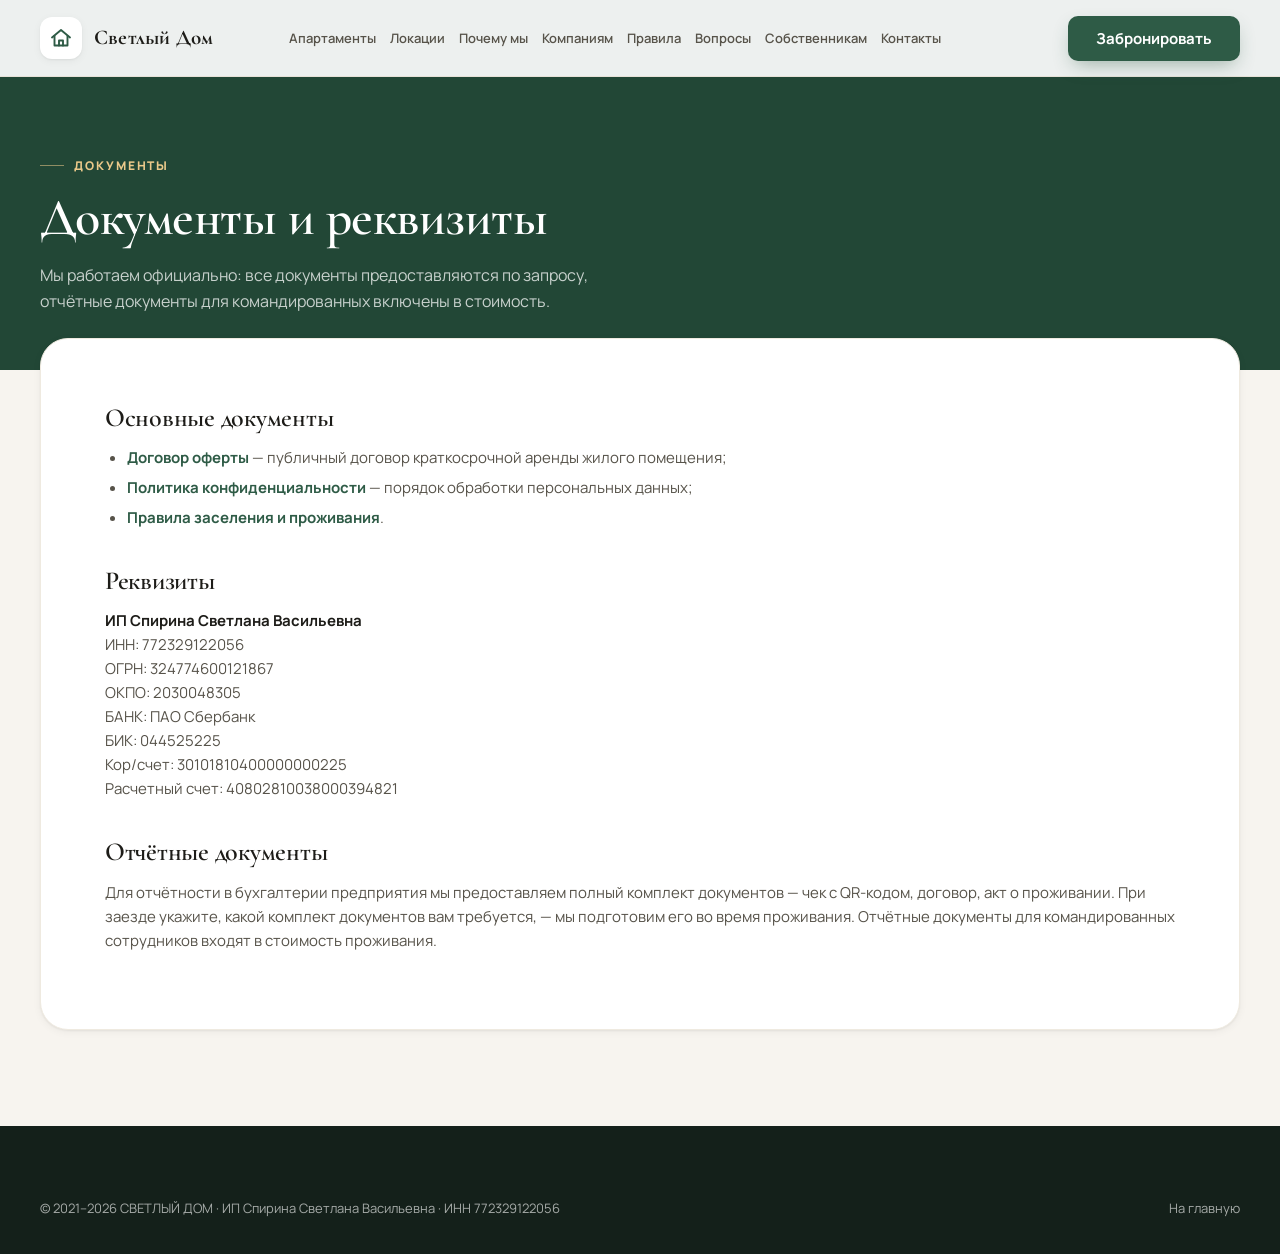
<file: documents.html>
<!DOCTYPE html>
<html lang="ru">
<head>
  <meta charset="UTF-8">
  <meta name="viewport" content="width=device-width, initial-scale=1.0">
  <title>Документы — Светлый Дом</title>
  <meta name="description" content="Юридические документы сети апартаментов «Светлый Дом»: оферта, политика конфиденциальности, правила проживания.">
  <meta name="robots" content="noindex">
  <meta name="theme-color" content="#2E5B46">
  <link rel="icon" href="favicon.svg" type="image/svg+xml">
  <link rel="icon" href="icons/favicon-32.png" sizes="32x32" type="image/png">
  <link rel="apple-touch-icon" href="icons/apple-touch-icon.png">
  <link rel="stylesheet" href="css/style.css?v=7">
</head>
<body>

<a class="skip-link" href="#main">Перейти к содержанию</a>
<header class="header header--solid">
  <div class="container header__inner">
    <a href="index.html" class="logo">
      <span class="logo__mark">
        <svg viewBox="0 0 24 24" fill="none" stroke="#2E5B46" stroke-width="1.9" stroke-linecap="round" stroke-linejoin="round"><path d="M3 11.5 12 4l9 7.5"/><path d="M5.5 10v9.5h13V10"/><path d="M10 19.5v-5h4v5"/></svg>
      </span>
      Светлый Дом
    </a>
    <nav class="header__nav" aria-label="Основная навигация">
      <a href="index.html#apartments">Апартаменты</a>
      <a href="index.html#locations">Локации</a>
      <a href="index.html#benefits">Почему мы</a>
      <a href="index.html#business">Компаниям</a>
      <a href="index.html#rules">Правила</a>
      <a href="index.html#faq">Вопросы</a>
      <a href="index.html#owners">Собственникам</a>
      <a href="index.html#contacts">Контакты</a>
    </nav>
    <div class="header__right" style="margin-left:auto">
      <a class="header__phone" href="tel:+79013490792">+7 901 349-07-92</a>
      <a href="index.html#booking" class="btn btn--primary header__cta">Забронировать</a>
    </div>
  </div>
</header>

<main id="main">
<section class="page-hero">
  <div class="container">
    <span class="kicker">Документы</span>
    <h1 class="h-xl">Документы и реквизиты</h1>
    <p>Мы работаем официально: все документы предоставляются по запросу, отчётные документы для командированных включены в стоимость.</p>
  </div>
</section>

<div class="container">
  <div class="doc-content">
<h2>Основные документы</h2>
<ul>
  <li><a href="oferta.html" style="color:var(--pine);font-weight:700">Договор оферты</a> — публичный договор краткосрочной аренды жилого помещения;</li>
  <li><a href="privacy.html" style="color:var(--pine);font-weight:700">Политика конфиденциальности</a> — порядок обработки персональных данных;</li>
  <li><a href="rules.html" style="color:var(--pine);font-weight:700">Правила заселения и проживания</a>.</li>
</ul>
<h2>Реквизиты</h2>
<p><strong>ИП Спирина Светлана Васильевна</strong><br>
ИНН: 772329122056<br>
ОГРН: 324774600121867<br>
ОКПО: 2030048305<br>
БАНК: ПАО Сбербанк<br>
БИК: 044525225<br>
Кор/счет: 30101810400000000225<br>
Расчетный счет: 40802810038000394821</p>
<h2>Отчётные документы</h2>
<p>Для отчётности в бухгалтерии предприятия мы предоставляем полный комплект документов — чек с QR-кодом, договор, акт о проживании. При заезде укажите, какой комплект документов вам требуется, — мы подготовим его во время проживания. Отчётные документы для командированных сотрудников входят в стоимость проживания.</p>
  </div>
</div>
</main>

<footer class="footer">
  <div class="container">
    <div class="footer__bottom" style="border:0;padding-top:0">
      <span>© 2021–2026 СВЕТЛЫЙ ДОМ · ИП Спирина Светлана Васильевна · ИНН 772329122056</span>
      <nav><a href="index.html">На главную</a></nav>
    </div>
  </div>
</footer>
</body>
</html>
</file>
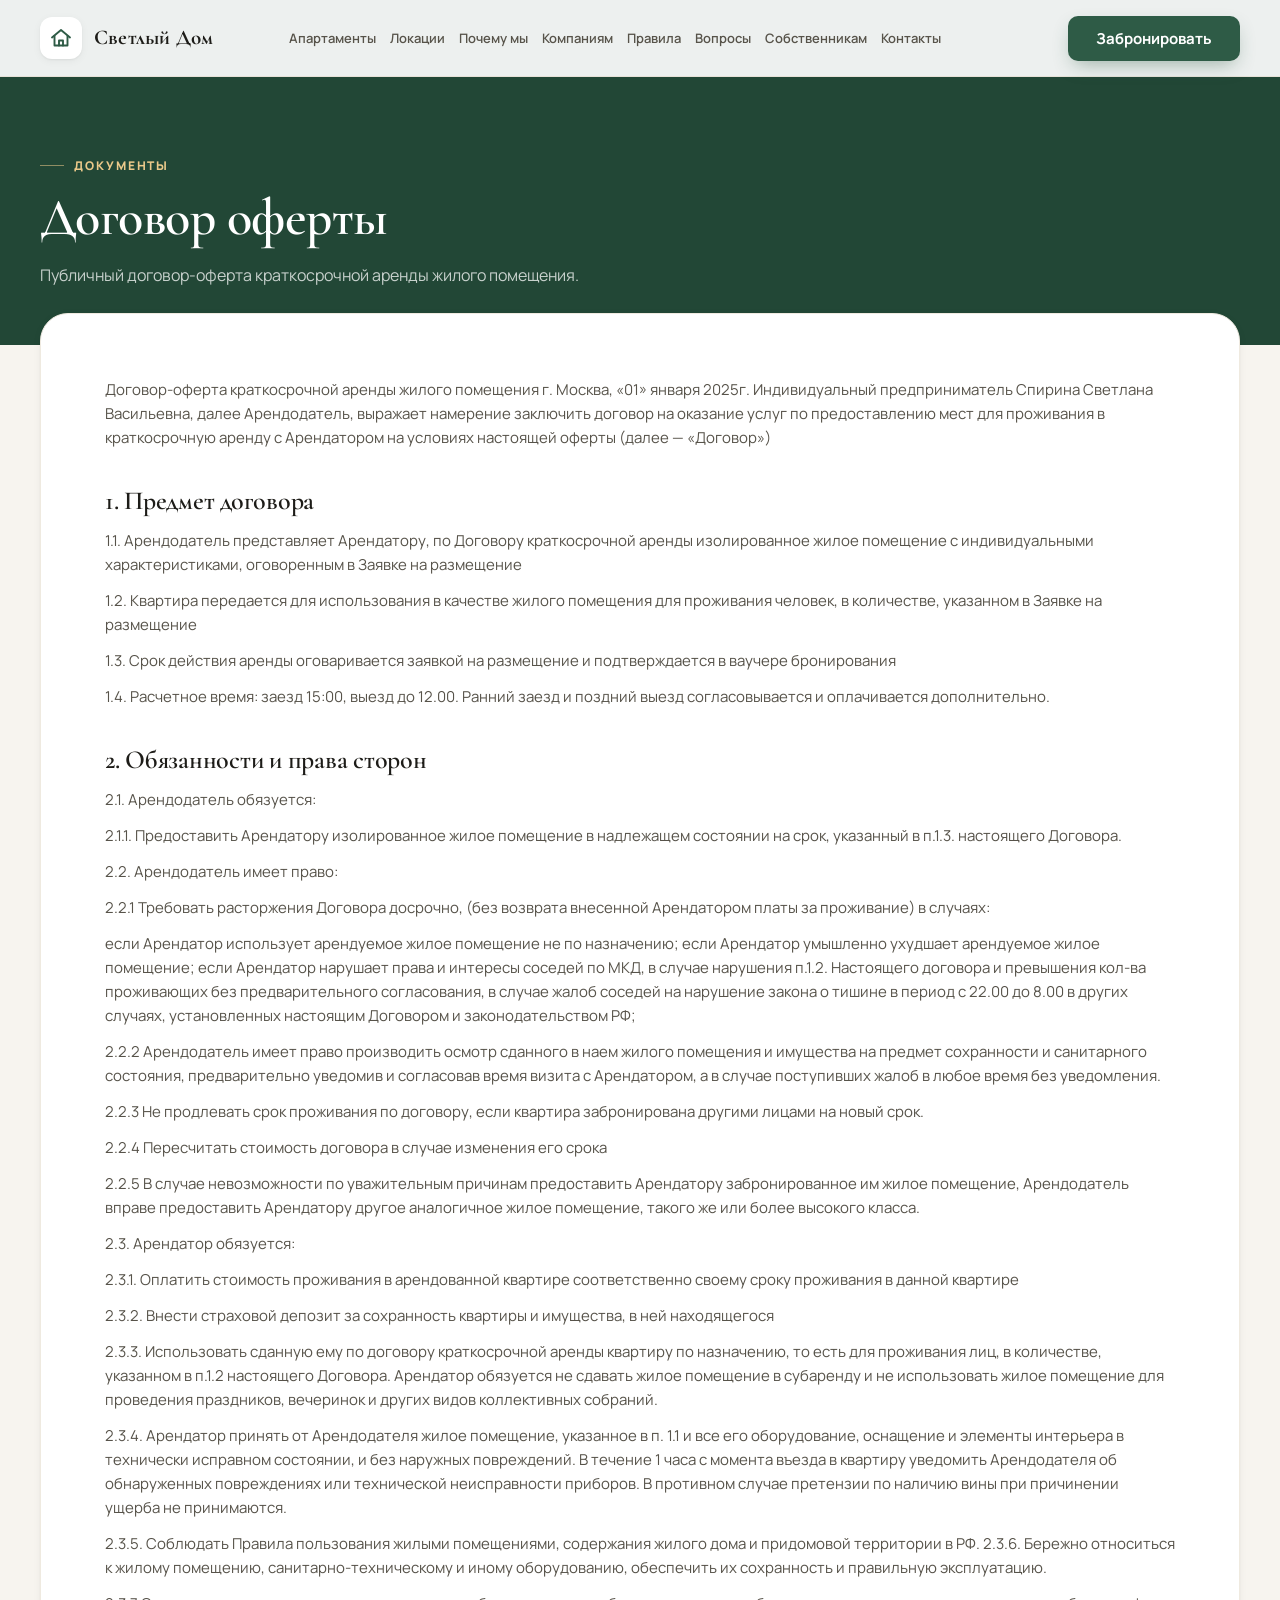
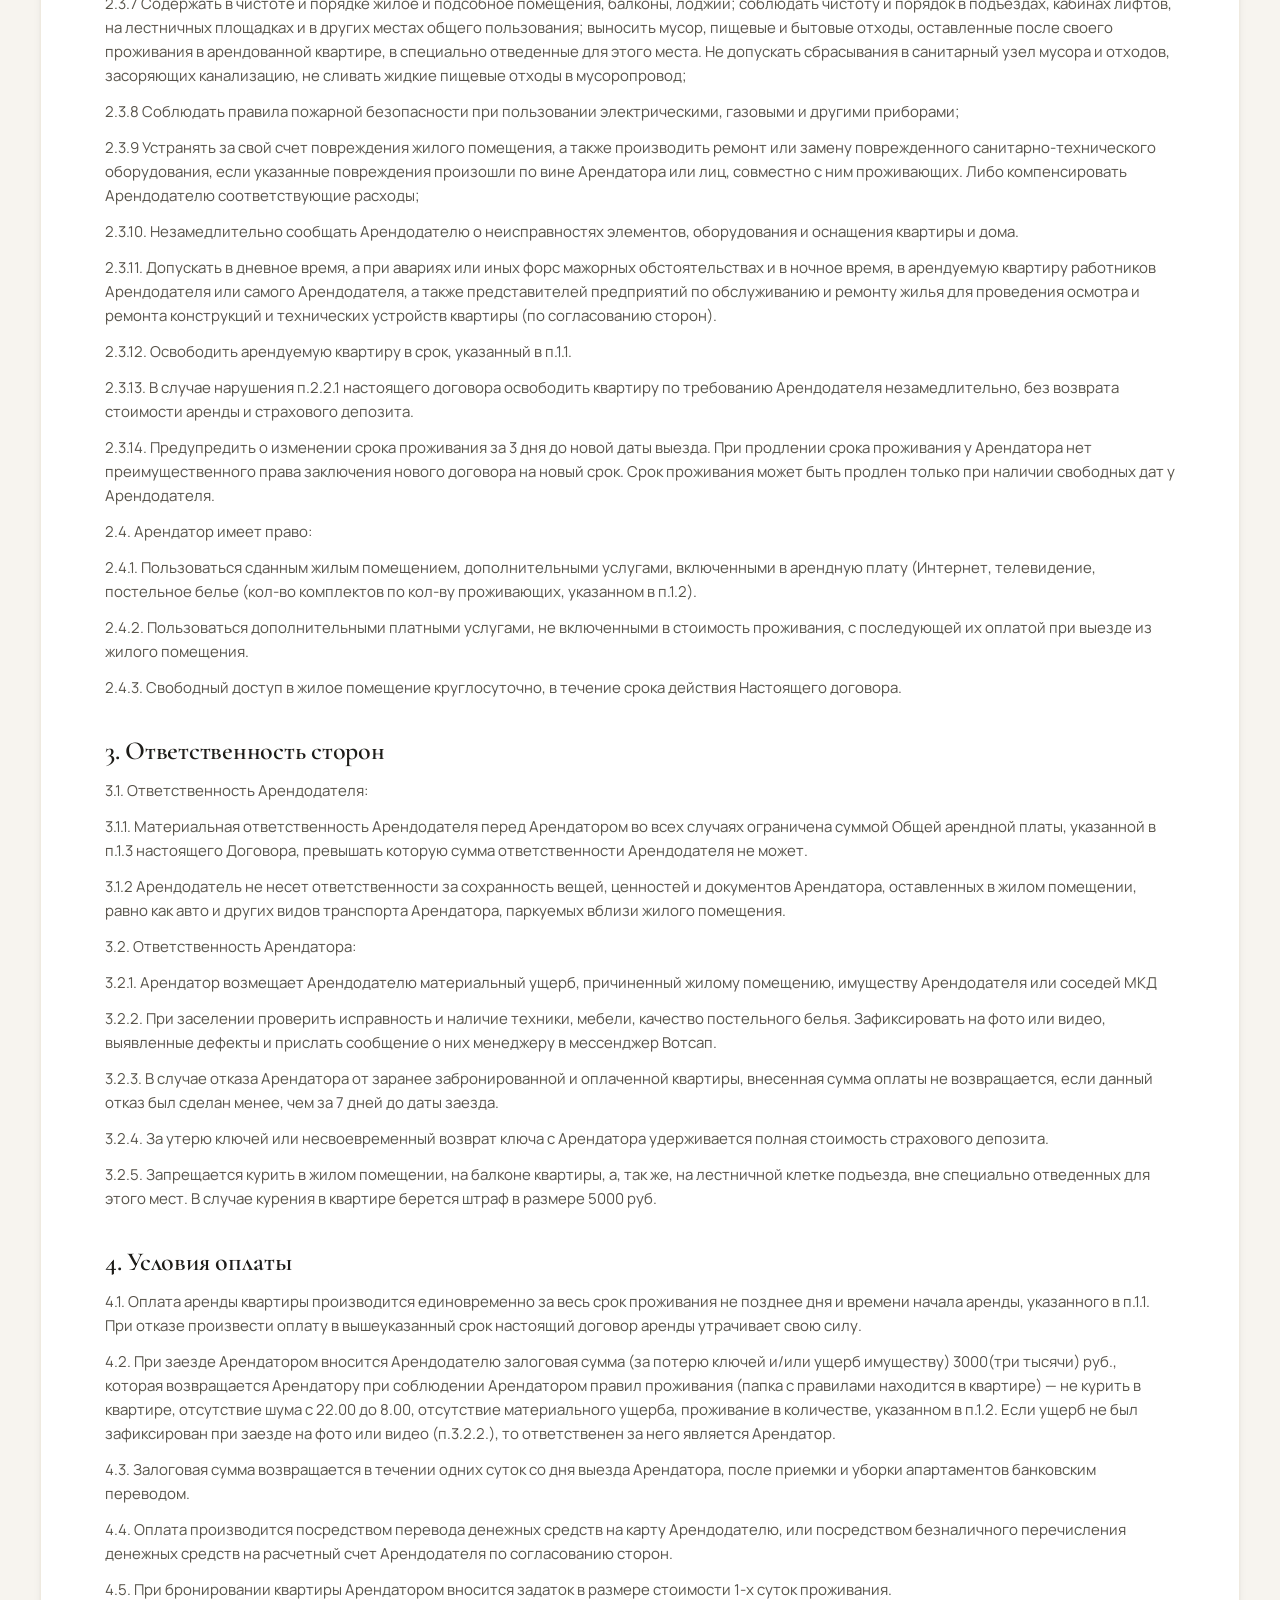
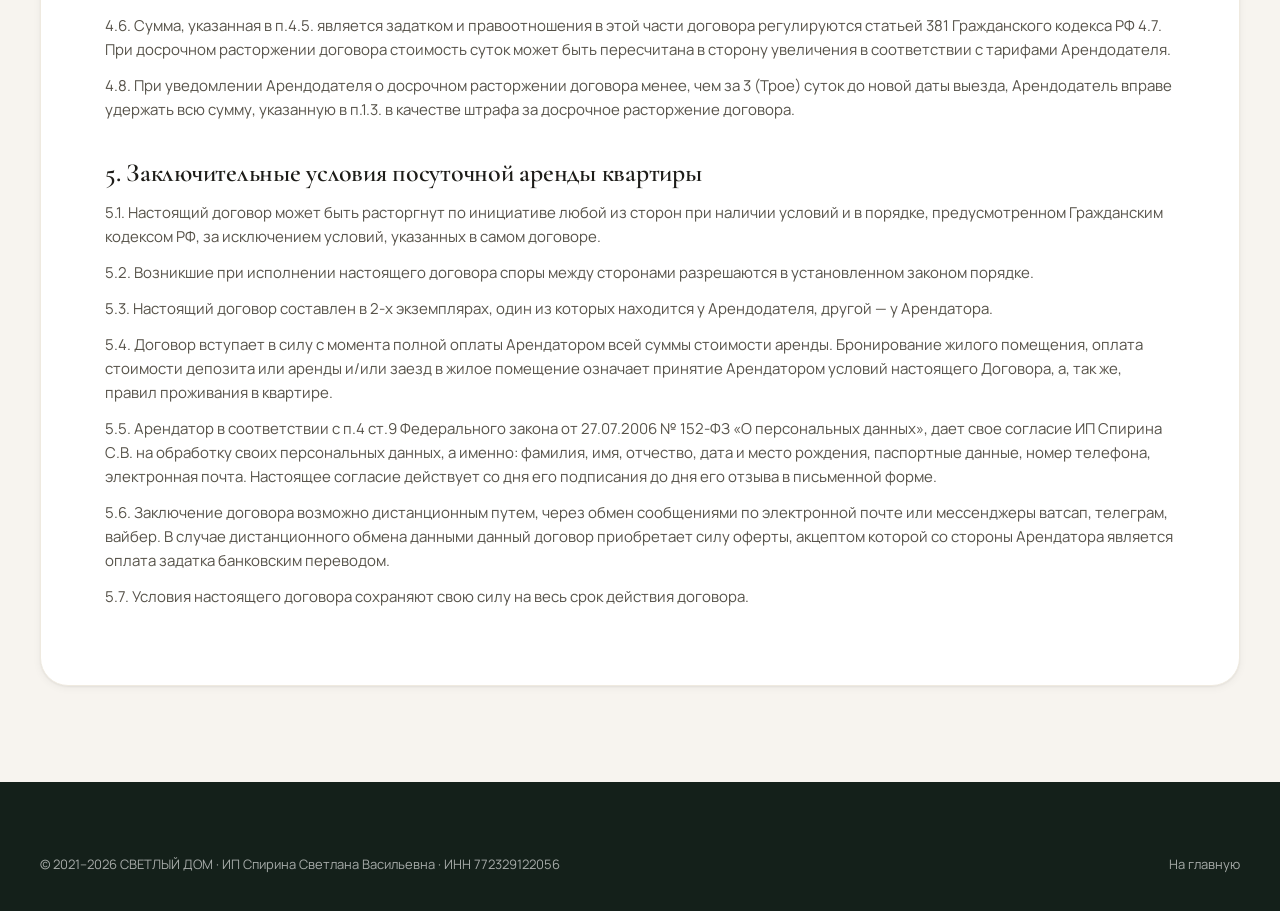
<file: oferta.html>
<!DOCTYPE html>
<html lang="ru">
<head>
  <meta charset="UTF-8">
  <meta name="viewport" content="width=device-width, initial-scale=1.0">
  <title>Договор оферты — Светлый Дом</title>
  <meta name="description" content="Договор-оферта краткосрочной аренды жилого помещения — сеть апартаментов «Светлый Дом», Москва.">
  <meta name="robots" content="noindex">
  <meta name="theme-color" content="#2E5B46">
  <link rel="icon" href="favicon.svg" type="image/svg+xml">
  <link rel="icon" href="icons/favicon-32.png" sizes="32x32" type="image/png">
  <link rel="apple-touch-icon" href="icons/apple-touch-icon.png">
  <link rel="stylesheet" href="css/style.css?v=7">
</head>
<body>

<a class="skip-link" href="#main">Перейти к содержанию</a>
<header class="header header--solid">
  <div class="container header__inner">
    <a href="index.html" class="logo">
      <span class="logo__mark">
        <svg viewBox="0 0 24 24" fill="none" stroke="#2E5B46" stroke-width="1.9" stroke-linecap="round" stroke-linejoin="round"><path d="M3 11.5 12 4l9 7.5"/><path d="M5.5 10v9.5h13V10"/><path d="M10 19.5v-5h4v5"/></svg>
      </span>
      Светлый Дом
    </a>
    <nav class="header__nav" aria-label="Основная навигация">
      <a href="index.html#apartments">Апартаменты</a>
      <a href="index.html#locations">Локации</a>
      <a href="index.html#benefits">Почему мы</a>
      <a href="index.html#business">Компаниям</a>
      <a href="index.html#rules">Правила</a>
      <a href="index.html#faq">Вопросы</a>
      <a href="index.html#owners">Собственникам</a>
      <a href="index.html#contacts">Контакты</a>
    </nav>
    <div class="header__right" style="margin-left:auto">
      <a class="header__phone" href="tel:+79013490792">+7 901 349-07-92</a>
      <a href="index.html#booking" class="btn btn--primary header__cta">Забронировать</a>
    </div>
  </div>
</header>

<main id="main">
<section class="page-hero">
  <div class="container">
    <span class="kicker">Документы</span>
    <h1 class="h-xl">Договор оферты</h1>
    <p>Публичный договор-оферта краткосрочной аренды жилого помещения.</p>
  </div>
</section>

<div class="container">
  <div class="doc-content">
<p>Договор-оферта краткосрочной аренды жилого помещения г. Москва, «01» января 2025г. Индивидуальный предприниматель Спирина Светлана Васильевна, далее Арендодатель, выражает намерение заключить договор на оказание услуг по предоставлению мест для проживания в краткосрочную аренду с Арендатором на условиях настоящей оферты (далее — «Договор»)</p>
<h2>1. Предмет договора</h2>
<p>1.1. Арендодатель представляет Арендатору, по Договору краткосрочной аренды изолированное жилое помещение с индивидуальными характеристиками, оговоренным в Заявке на размещение</p>
<p>1.2. Квартира передается для использования в качестве жилого помещения для проживания человек, в количестве, указанном в Заявке на размещение</p>
<p>1.3. Срок действия аренды оговаривается заявкой на размещение и подтверждается в ваучере бронирования</p>
<p>1.4. Расчетное время: заезд 15:00, выезд до 12.00. Ранний заезд и поздний выезд согласовывается и оплачивается дополнительно.</p>
<h2>2. Обязанности и права сторон</h2>
<p>2.1. Арендодатель обязуется:</p>
<p>2.1.1. Предоставить Арендатору изолированное жилое помещение в надлежащем состоянии на срок, указанный в п.1.3. настоящего Договора.</p>
<p>2.2. Арендодатель имеет право:</p>
<p>2.2.1 Требовать расторжения Договора досрочно, (без возврата внесенной Арендатором платы за проживание) в случаях:</p>
<p>если Арендатор использует арендуемое жилое помещение не по назначению; если Арендатор умышленно ухудшает арендуемое жилое помещение; если Арендатор нарушает права и интересы соседей по МКД, в случае нарушения п.1.2. Настоящего договора и превышения кол-ва проживающих без предварительного согласования, в случае жалоб соседей на нарушение закона о тишине в период с 22.00 до 8.00 в других случаях, установленных настоящим Договором и законодательством РФ;</p>
<p>2.2.2 Арендодатель имеет право производить осмотр сданного в наем жилого помещения и имущества на предмет сохранности и санитарного состояния, предварительно уведомив и согласовав время визита с Арендатором, а в случае поступивших жалоб в любое время без уведомления.</p>
<p>2.2.3 Не продлевать срок проживания по договору, если квартира забронирована другими лицами на новый срок.</p>
<p>2.2.4 Пересчитать стоимость договора в случае изменения его срока</p>
<p>2.2.5 В случае невозможности по уважительным причинам предоставить Арендатору забронированное им жилое помещение, Арендодатель вправе предоставить Арендатору другое аналогичное жилое помещение, такого же или более высокого класса.</p>
<p>2.3. Арендатор обязуется:</p>
<p>2.3.1. Оплатить стоимость проживания в арендованной квартире соответственно своему сроку проживания в данной квартире</p>
<p>2.3.2. Внести страховой депозит за сохранность квартиры и имущества, в ней находящегося</p>
<p>2.3.3. Использовать сданную ему по договору краткосрочной аренды квартиру по назначению, то есть для проживания лиц, в количестве, указанном в п.1.2 настоящего Договора. Арендатор обязуется не сдавать жилое помещение в субаренду и не использовать жилое помещение для проведения праздников, вечеринок и других видов коллективных собраний.</p>
<p>2.3.4. Арендатор принять от Арендодателя жилое помещение, указанное в п. 1.1 и все его оборудование, оснащение и элементы интерьера в технически исправном состоянии, и без наружных повреждений. В течение 1 часа с момента въезда в квартиру уведомить Арендодателя об обнаруженных повреждениях или технической неисправности приборов. В противном случае претензии по наличию вины при причинении ущерба не принимаются.</p>
<p>2.3.5. Соблюдать Правила пользования жилыми помещениями, содержания жилого дома и придомовой территории в РФ. 2.3.6. Бережно относиться к жилому помещению, санитарно-техническому и иному оборудованию, обеспечить их сохранность и правильную эксплуатацию.</p>
<p>2.3.7 Содержать в чистоте и порядке жилое и подсобное помещения, балконы, лоджии; соблюдать чистоту и порядок в подъездах, кабинах лифтов, на лестничных площадках и в других местах общего пользования; выносить мусор, пищевые и бытовые отходы, оставленные после своего проживания в арендованной квартире, в специально отведенные для этого места. Не допускать сбрасывания в санитарный узел мусора и отходов, засоряющих канализацию, не сливать жидкие пищевые отходы в мусоропровод;</p>
<p>2.3.8 Соблюдать правила пожарной безопасности при пользовании электрическими, газовыми и другими приборами;</p>
<p>2.3.9 Устранять за свой счет повреждения жилого помещения, а также производить ремонт или замену поврежденного санитарно-технического оборудования, если указанные повреждения произошли по вине Арендатора или лиц, совместно с ним проживающих. Либо компенсировать Арендодателю соответствующие расходы;</p>
<p>2.3.10. Незамедлительно сообщать Арендодателю о неисправностях элементов, оборудования и оснащения квартиры и дома.</p>
<p>2.3.11. Допускать в дневное время, а при авариях или иных форс мажорных обстоятельствах и в ночное время, в арендуемую квартиру работников Арендодателя или самого Арендодателя, а также представителей предприятий по обслуживанию и ремонту жилья для проведения осмотра и ремонта конструкций и технических устройств квартиры (по согласованию сторон).</p>
<p>2.3.12. Освободить арендуемую квартиру в срок, указанный в п.1.1.</p>
<p>2.3.13. В случае нарушения п.2.2.1 настоящего договора освободить квартиру по требованию Арендодателя незамедлительно, без возврата стоимости аренды и страхового депозита.</p>
<p>2.3.14. Предупредить о изменении срока проживания за 3 дня до новой даты выезда. При продлении срока проживания у Арендатора нет преимущественного права заключения нового договора на новый срок. Срок проживания может быть продлен только при наличии свободных дат у Арендодателя.</p>
<p>2.4. Арендатор имеет право:</p>
<p>2.4.1. Пользоваться сданным жилым помещением, дополнительными услугами, включенными в арендную плату (Интернет, телевидение, постельное белье (кол-во комплектов по кол-ву проживающих, указанном в п.1.2).</p>
<p>2.4.2. Пользоваться дополнительными платными услугами, не включенными в стоимость проживания, с последующей их оплатой при выезде из жилого помещения.</p>
<p>2.4.3. Свободный доступ в жилое помещение круглосуточно, в течение срока действия Настоящего договора.</p>
<h2>3. Ответственность сторон</h2>
<p>3.1. Ответственность Арендодателя:</p>
<p>3.1.1. Материальная ответственность Арендодателя перед Арендатором во всех случаях ограничена суммой Общей арендной платы, указанной в п.1.3 настоящего Договора, превышать которую сумма ответственности Арендодателя не может.</p>
<p>3.1.2 Арендодатель не несет ответственности за сохранность вещей, ценностей и документов Арендатора, оставленных в жилом помещении, равно как авто и других видов транспорта Арендатора, паркуемых вблизи жилого помещения.</p>
<p>3.2. Ответственность Арендатора:</p>
<p>3.2.1. Арендатор возмещает Арендодателю материальный ущерб, причиненный жилому помещению, имуществу Арендодателя или соседей МКД</p>
<p>3.2.2. При заселении проверить исправность и наличие техники, мебели, качество постельного белья. Зафиксировать на фото или видео, выявленные дефекты и прислать сообщение о них менеджеру в мессенджер Вотсап.</p>
<p>3.2.3. В случае отказа Арендатора от заранее забронированной и оплаченной квартиры, внесенная сумма оплаты не возвращается, если данный отказ был сделан менее, чем за 7 дней до даты заезда.</p>
<p>3.2.4. За утерю ключей или несвоевременный возврат ключа с Арендатора удерживается полная стоимость страхового депозита.</p>
<p>3.2.5. Запрещается курить в жилом помещении, на балконе квартиры, а, так же, на лестничной клетке подъезда, вне специально отведенных для этого мест. В случае курения в квартире берется штраф в размере 5000 руб.</p>
<h2>4. Условия оплаты</h2>
<p>4.1. Оплата аренды квартиры производится единовременно за весь срок проживания не позднее дня и времени начала аренды, указанного в п.1.1. При отказе произвести оплату в вышеуказанный срок настоящий договор аренды утрачивает свою силу.</p>
<p>4.2. При заезде Арендатором вносится Арендодателю залоговая сумма (за потерю ключей и/или ущерб имуществу) 3000(три тысячи) руб., которая возвращается Арендатору при соблюдении Арендатором правил проживания (папка с правилами находится в квартире) — не курить в квартире, отсутствие шума с 22.00 до 8.00, отсутствие материального ущерба, проживание в количестве, указанном в п.1.2. Если ущерб не был зафиксирован при заезде на фото или видео (п.3.2.2.), то ответственен за него является Арендатор.</p>
<p>4.3. Залоговая сумма возвращается в течении одних суток со дня выезда Арендатора, после приемки и уборки апартаментов банковским переводом.</p>
<p>4.4. Оплата производится посредством перевода денежных средств на карту Арендодателю, или посредством безналичного перечисления денежных средств на расчетный счет Арендодателя по согласованию сторон.</p>
<p>4.5. При бронировании квартиры Арендатором вносится задаток в размере стоимости 1-х суток проживания.</p>
<p>4.6. Сумма, указанная в п.4.5. является задатком и правоотношения в этой части договора регулируются статьей 381 Гражданского кодекса РФ 4.7. При досрочном расторжении договора стоимость суток может быть пересчитана в сторону увеличения в соответствии с тарифами Арендодателя.</p>
<p>4.8. При уведомлении Арендодателя о досрочном расторжении договора менее, чем за 3 (Трое) суток до новой даты выезда, Арендодатель вправе удержать всю сумму, указанную в п.1.3. в качестве штрафа за досрочное расторжение договора.</p>
<h2>5. Заключительные условия посуточной аренды квартиры</h2>
<p>5.1. Настоящий договор может быть расторгнут по инициативе любой из сторон при наличии условий и в порядке, предусмотренном Гражданским кодексом РФ, за исключением условий, указанных в самом договоре.</p>
<p>5.2. Возникшие при исполнении настоящего договора споры между сторонами разрешаются в установленном законом порядке.</p>
<p>5.3. Настоящий договор составлен в 2-х экземплярах, один из которых находится у Арендодателя, другой — у Арендатора.</p>
<p>5.4. Договор вступает в силу с момента полной оплаты Арендатором всей суммы стоимости аренды. Бронирование жилого помещения, оплата стоимости депозита или аренды и/или заезд в жилое помещение означает принятие Арендатором условий настоящего Договора, а, так же, правил проживания в квартире.</p>
<p>5.5. Арендатор в соответствии с п.4 ст.9 Федерального закона от 27.07.2006 № 152-ФЗ «О персональных данных», дает свое согласие ИП Спирина С.В. на обработку своих персональных данных, а именно: фамилия, имя, отчество, дата и место рождения, паспортные данные, номер телефона, электронная почта. Настоящее согласие действует со дня его подписания до дня его отзыва в письменной форме.</p>
<p>5.6. Заключение договора возможно дистанционным путем, через обмен сообщениями по электронной почте или мессенджеры ватсап, телеграм, вайбер. В случае дистанционного обмена данными данный договор приобретает силу оферты, акцептом которой со стороны Арендатора является оплата задатка банковским переводом.</p>
<p>5.7. Условия настоящего договора сохраняют свою силу на весь срок действия договора.</p>
  </div>
</div>
</main>

<footer class="footer">
  <div class="container">
    <div class="footer__bottom" style="border:0;padding-top:0">
      <span>© 2021–2026 СВЕТЛЫЙ ДОМ · ИП Спирина Светлана Васильевна · ИНН 772329122056</span>
      <nav><a href="index.html">На главную</a></nav>
    </div>
  </div>
</footer>
</body>
</html>
</file>
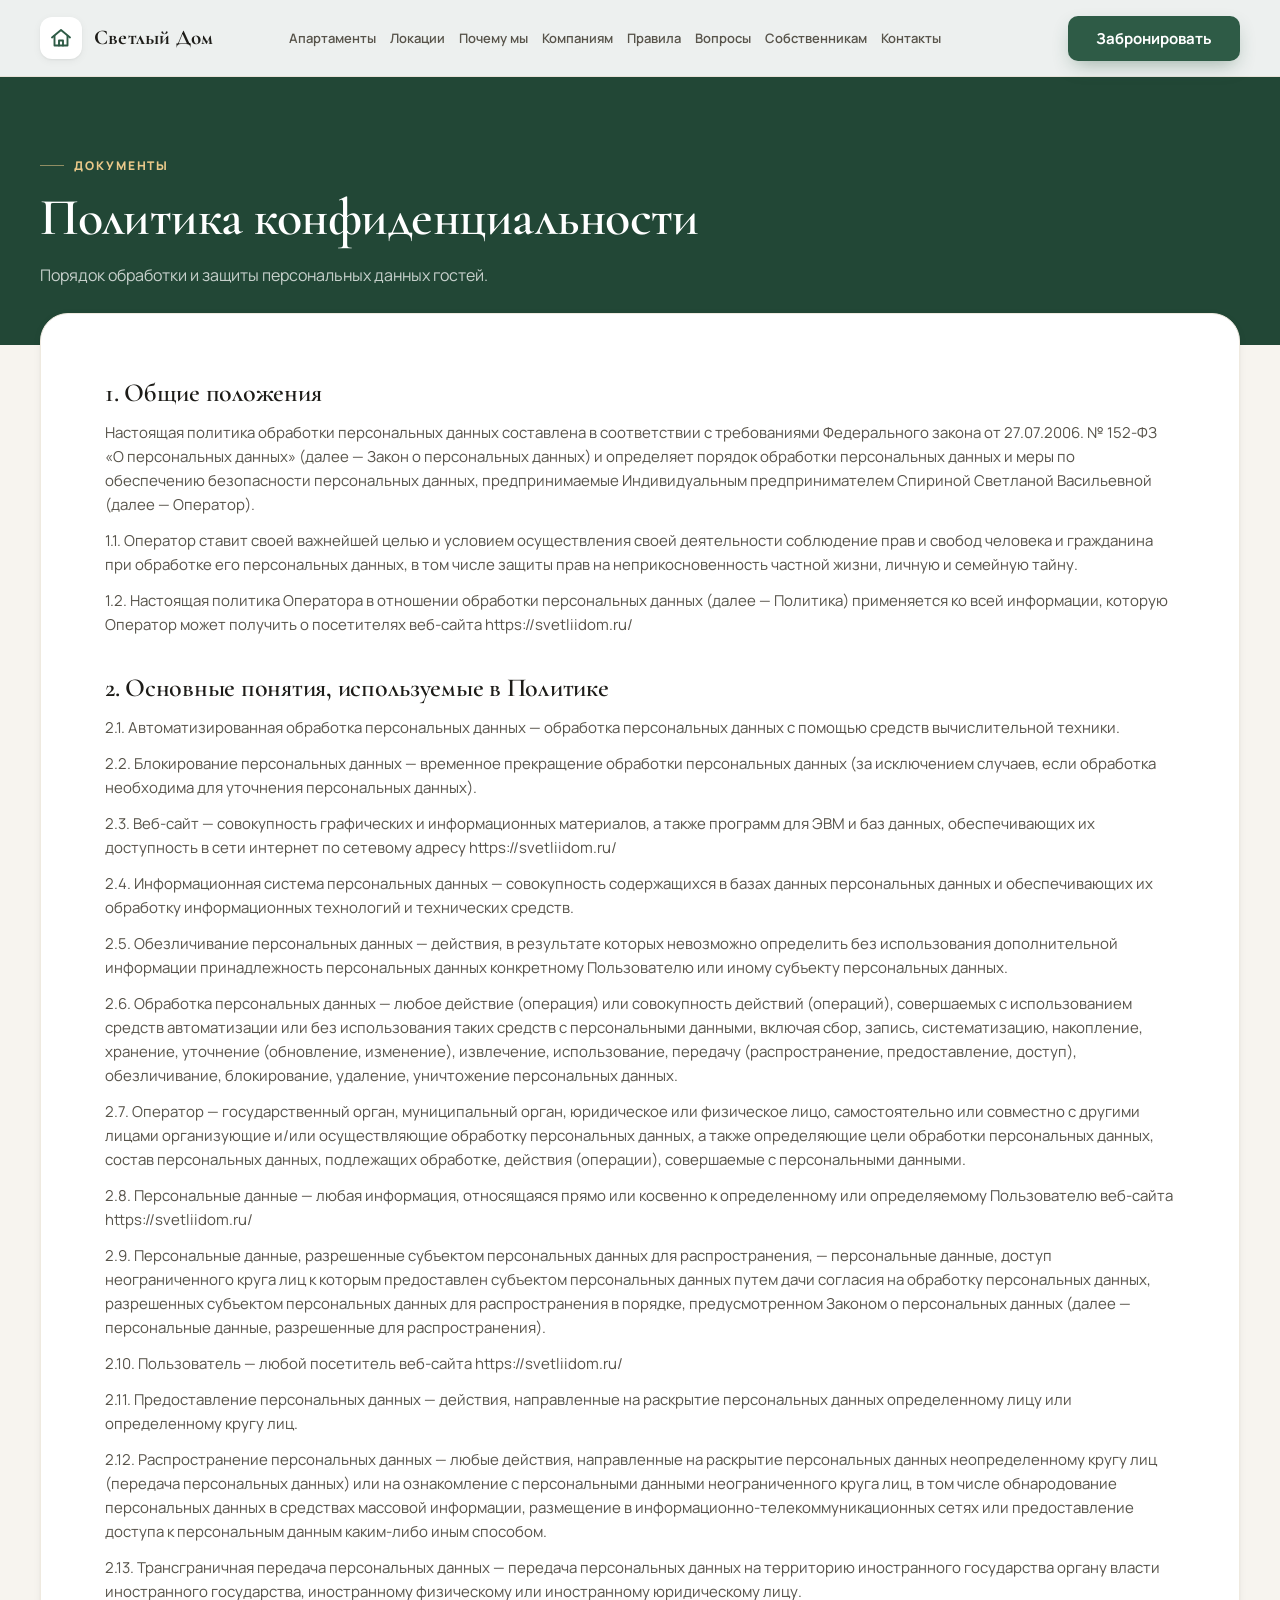
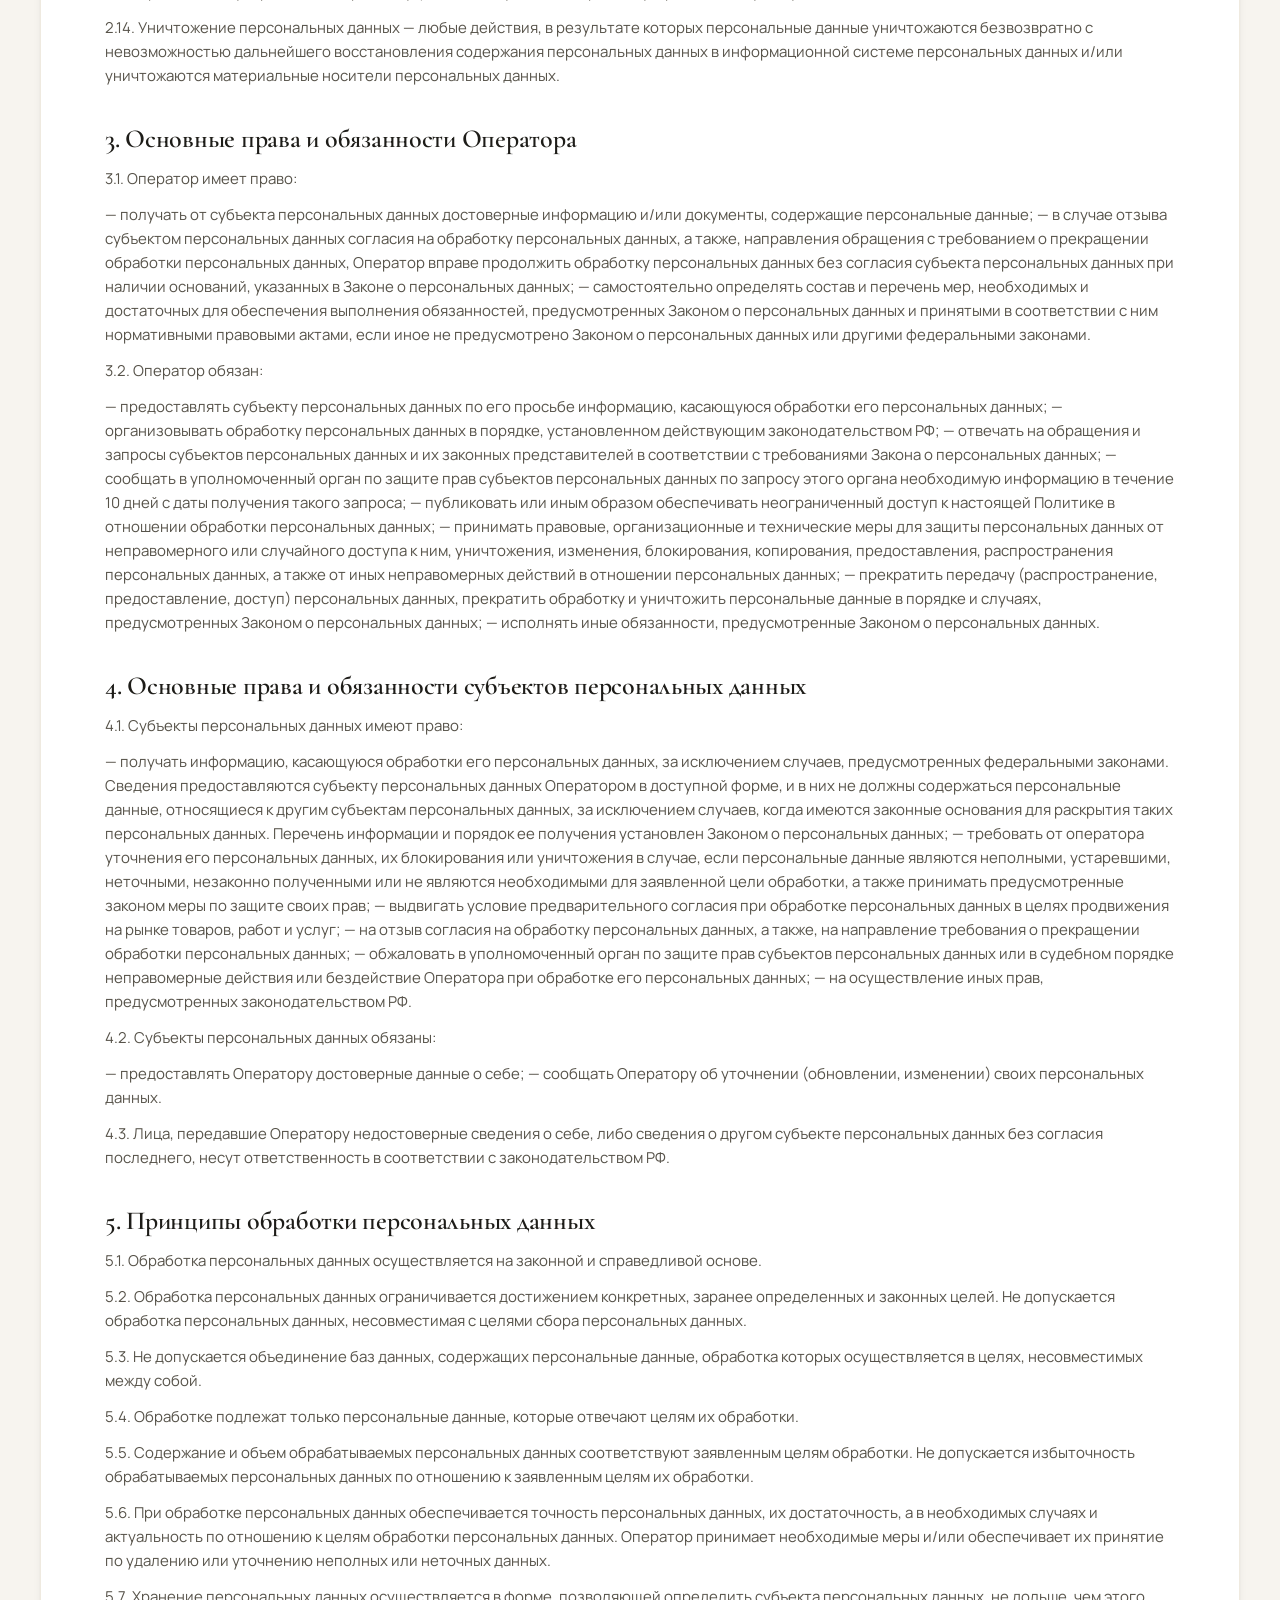
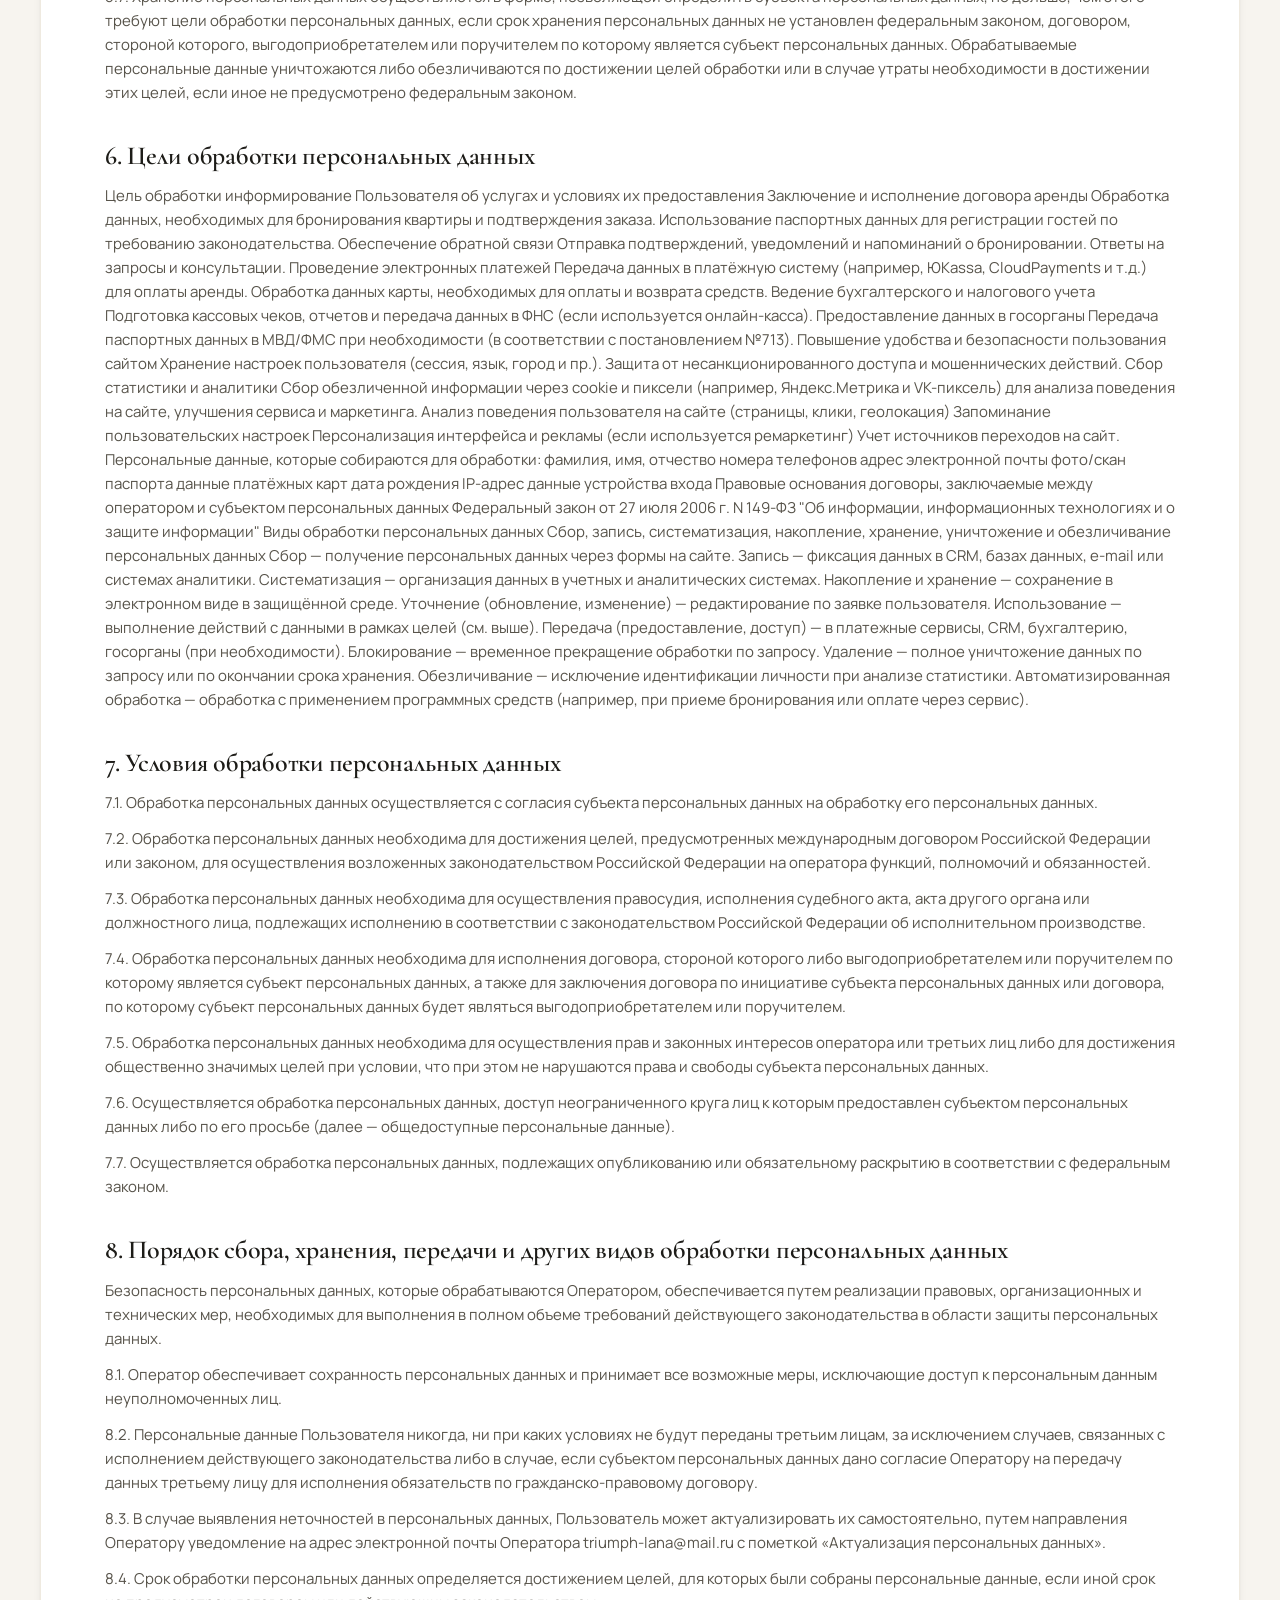
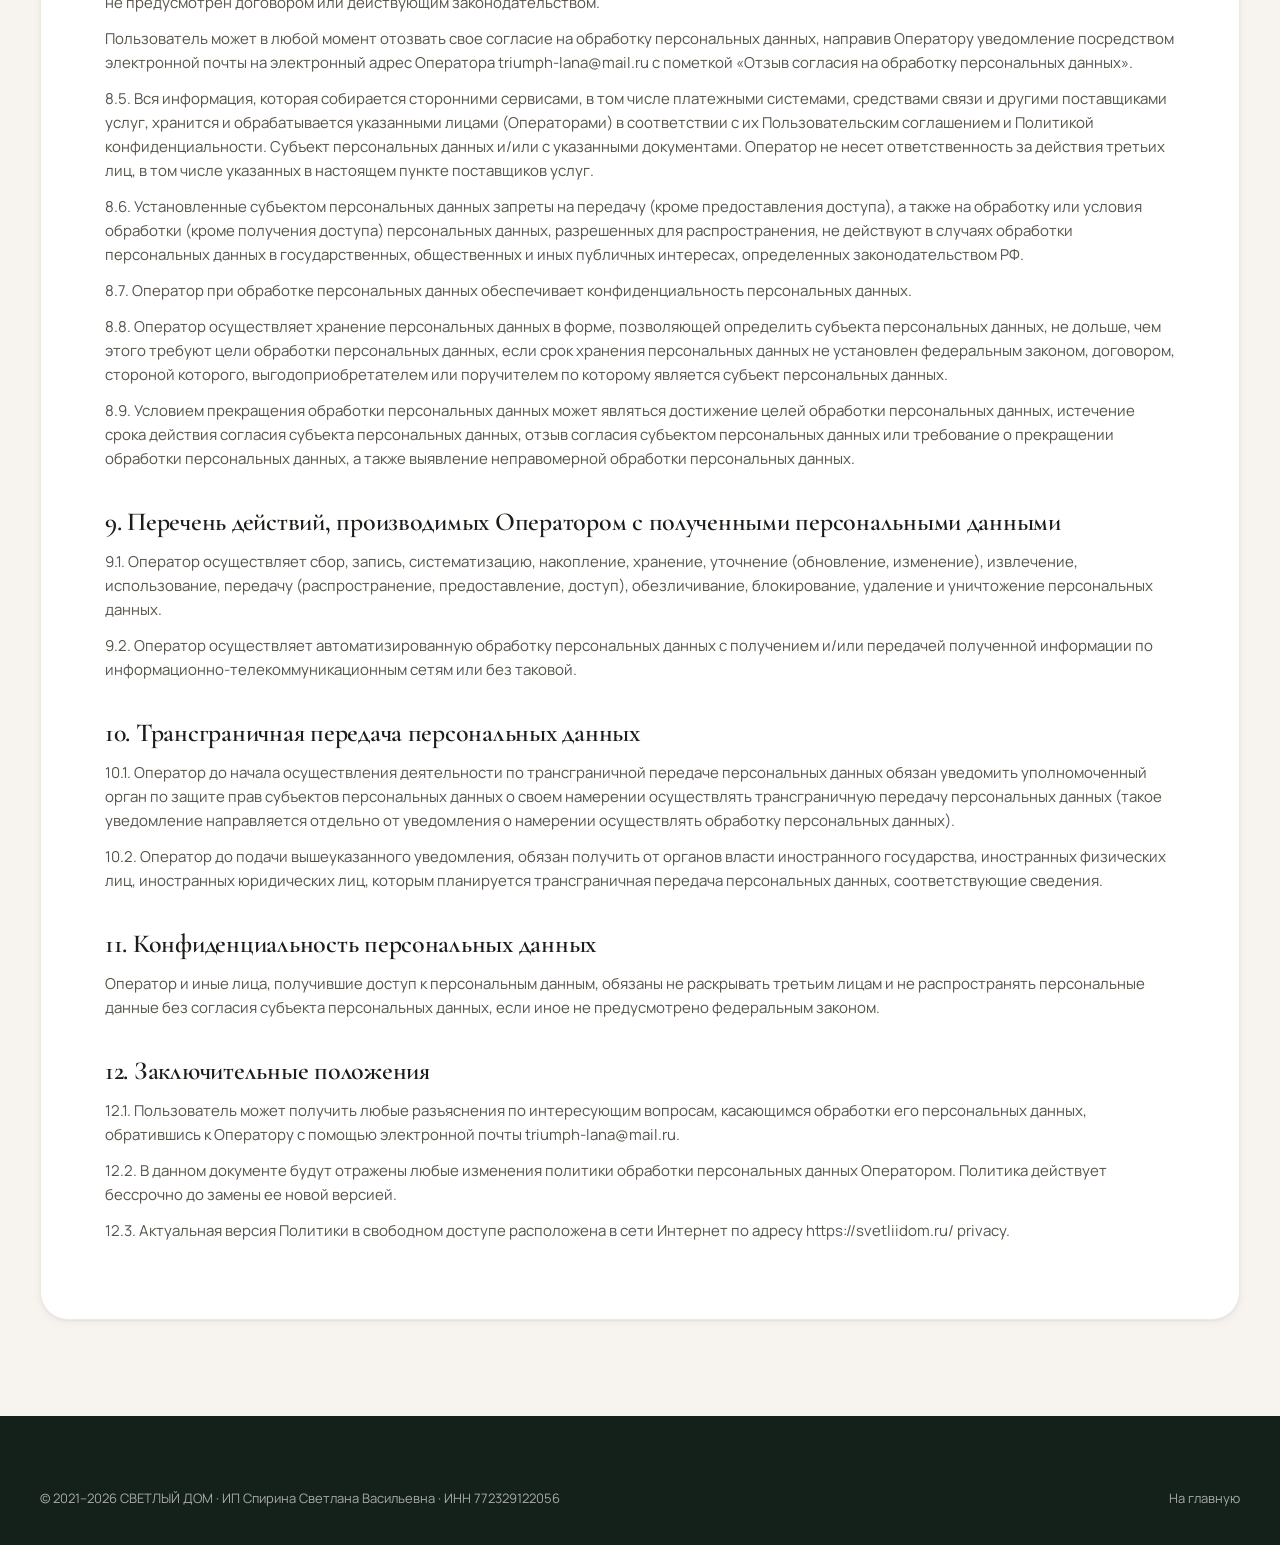
<file: privacy.html>
<!DOCTYPE html>
<html lang="ru">
<head>
  <meta charset="UTF-8">
  <meta name="viewport" content="width=device-width, initial-scale=1.0">
  <title>Политика конфиденциальности — Светлый Дом</title>
  <meta name="description" content="Политика конфиденциальности и обработки персональных данных — сеть апартаментов «Светлый Дом», Москва.">
  <meta name="robots" content="noindex">
  <meta name="theme-color" content="#2E5B46">
  <link rel="icon" href="favicon.svg" type="image/svg+xml">
  <link rel="icon" href="icons/favicon-32.png" sizes="32x32" type="image/png">
  <link rel="apple-touch-icon" href="icons/apple-touch-icon.png">
  <link rel="stylesheet" href="css/style.css?v=7">
</head>
<body>

<a class="skip-link" href="#main">Перейти к содержанию</a>
<header class="header header--solid">
  <div class="container header__inner">
    <a href="index.html" class="logo">
      <span class="logo__mark">
        <svg viewBox="0 0 24 24" fill="none" stroke="#2E5B46" stroke-width="1.9" stroke-linecap="round" stroke-linejoin="round"><path d="M3 11.5 12 4l9 7.5"/><path d="M5.5 10v9.5h13V10"/><path d="M10 19.5v-5h4v5"/></svg>
      </span>
      Светлый Дом
    </a>
    <nav class="header__nav" aria-label="Основная навигация">
      <a href="index.html#apartments">Апартаменты</a>
      <a href="index.html#locations">Локации</a>
      <a href="index.html#benefits">Почему мы</a>
      <a href="index.html#business">Компаниям</a>
      <a href="index.html#rules">Правила</a>
      <a href="index.html#faq">Вопросы</a>
      <a href="index.html#owners">Собственникам</a>
      <a href="index.html#contacts">Контакты</a>
    </nav>
    <div class="header__right" style="margin-left:auto">
      <a class="header__phone" href="tel:+79013490792">+7 901 349-07-92</a>
      <a href="index.html#booking" class="btn btn--primary header__cta">Забронировать</a>
    </div>
  </div>
</header>

<main id="main">
<section class="page-hero">
  <div class="container">
    <span class="kicker">Документы</span>
    <h1 class="h-xl">Политика конфиденциальности</h1>
    <p>Порядок обработки и защиты персональных данных гостей.</p>
  </div>
</section>

<div class="container">
  <div class="doc-content">
<h2>1. Общие положения</h2>
<p>Настоящая политика обработки персональных данных составлена в соответствии с требованиями Федерального закона от 27.07.2006. № 152-ФЗ «О персональных данных» (далее — Закон о персональных данных) и определяет порядок обработки персональных данных и меры по обеспечению безопасности персональных данных, предпринимаемые Индивидуальным предпринимателем Спириной Светланой Васильевной (далее — Оператор).</p>
<p>1.1. Оператор ставит своей важнейшей целью и условием осуществления своей деятельности соблюдение прав и свобод человека и гражданина при обработке его персональных данных, в том числе защиты прав на неприкосновенность частной жизни, личную и семейную тайну.</p>
<p>1.2. Настоящая политика Оператора в отношении обработки персональных данных (далее — Политика) применяется ко всей информации, которую Оператор может получить о посетителях веб-сайта https://svetliidom.ru/</p>
<h2>2. Основные понятия, используемые в Политике</h2>
<p>2.1. Автоматизированная обработка персональных данных — обработка персональных данных с помощью средств вычислительной техники.</p>
<p>2.2. Блокирование персональных данных — временное прекращение обработки персональных данных (за исключением случаев, если обработка необходима для уточнения персональных данных).</p>
<p>2.3. Веб-сайт — совокупность графических и информационных материалов, а также программ для ЭВМ и баз данных, обеспечивающих их доступность в сети интернет по сетевому адресу https://svetliidom.ru/</p>
<p>2.4. Информационная система персональных данных — совокупность содержащихся в базах данных персональных данных и обеспечивающих их обработку информационных технологий и технических средств.</p>
<p>2.5. Обезличивание персональных данных — действия, в результате которых невозможно определить без использования дополнительной информации принадлежность персональных данных конкретному Пользователю или иному субъекту персональных данных.</p>
<p>2.6. Обработка персональных данных — любое действие (операция) или совокупность действий (операций), совершаемых с использованием средств автоматизации или без использования таких средств с персональными данными, включая сбор, запись, систематизацию, накопление, хранение, уточнение (обновление, изменение), извлечение, использование, передачу (распространение, предоставление, доступ), обезличивание, блокирование, удаление, уничтожение персональных данных.</p>
<p>2.7. Оператор — государственный орган, муниципальный орган, юридическое или физическое лицо, самостоятельно или совместно с другими лицами организующие и/или осуществляющие обработку персональных данных, а также определяющие цели обработки персональных данных, состав персональных данных, подлежащих обработке, действия (операции), совершаемые с персональными данными.</p>
<p>2.8. Персональные данные — любая информация, относящаяся прямо или косвенно к определенному или определяемому Пользователю веб-сайта https://svetliidom.ru/</p>
<p>2.9. Персональные данные, разрешенные субъектом персональных данных для распространения, — персональные данные, доступ неограниченного круга лиц к которым предоставлен субъектом персональных данных путем дачи согласия на обработку персональных данных, разрешенных субъектом персональных данных для распространения в порядке, предусмотренном Законом о персональных данных (далее — персональные данные, разрешенные для распространения).</p>
<p>2.10. Пользователь — любой посетитель веб-сайта https://svetliidom.ru/</p>
<p>2.11. Предоставление персональных данных — действия, направленные на раскрытие персональных данных определенному лицу или определенному кругу лиц.</p>
<p>2.12. Распространение персональных данных — любые действия, направленные на раскрытие персональных данных неопределенному кругу лиц (передача персональных данных) или на ознакомление с персональными данными неограниченного круга лиц, в том числе обнародование персональных данных в средствах массовой информации, размещение в информационно-телекоммуникационных сетях или предоставление доступа к персональным данным каким-либо иным способом.</p>
<p>2.13. Трансграничная передача персональных данных — передача персональных данных на территорию иностранного государства органу власти иностранного государства, иностранному физическому или иностранному юридическому лицу.</p>
<p>2.14. Уничтожение персональных данных — любые действия, в результате которых персональные данные уничтожаются безвозвратно с невозможностью дальнейшего восстановления содержания персональных данных в информационной системе персональных данных и/или уничтожаются материальные носители персональных данных.</p>
<h2>3. Основные права и обязанности Оператора</h2>
<p>3.1. Оператор имеет право:</p>
<p>— получать от субъекта персональных данных достоверные информацию и/или документы, содержащие персональные данные; — в случае отзыва субъектом персональных данных согласия на обработку персональных данных, а также, направления обращения с требованием о прекращении обработки персональных данных, Оператор вправе продолжить обработку персональных данных без согласия субъекта персональных данных при наличии оснований, указанных в Законе о персональных данных; — самостоятельно определять состав и перечень мер, необходимых и достаточных для обеспечения выполнения обязанностей, предусмотренных Законом о персональных данных и принятыми в соответствии с ним нормативными правовыми актами, если иное не предусмотрено Законом о персональных данных или другими федеральными законами.</p>
<p>3.2. Оператор обязан:</p>
<p>— предоставлять субъекту персональных данных по его просьбе информацию, касающуюся обработки его персональных данных; — организовывать обработку персональных данных в порядке, установленном действующим законодательством РФ; — отвечать на обращения и запросы субъектов персональных данных и их законных представителей в соответствии с требованиями Закона о персональных данных; — сообщать в уполномоченный орган по защите прав субъектов персональных данных по запросу этого органа необходимую информацию в течение 10 дней с даты получения такого запроса; — публиковать или иным образом обеспечивать неограниченный доступ к настоящей Политике в отношении обработки персональных данных; — принимать правовые, организационные и технические меры для защиты персональных данных от неправомерного или случайного доступа к ним, уничтожения, изменения, блокирования, копирования, предоставления, распространения персональных данных, а также от иных неправомерных действий в отношении персональных данных; — прекратить передачу (распространение, предоставление, доступ) персональных данных, прекратить обработку и уничтожить персональные данные в порядке и случаях, предусмотренных Законом о персональных данных; — исполнять иные обязанности, предусмотренные Законом о персональных данных.</p>
<h2>4. Основные права и обязанности субъектов персональных данных</h2>
<p>4.1. Субъекты персональных данных имеют право:</p>
<p>— получать информацию, касающуюся обработки его персональных данных, за исключением случаев, предусмотренных федеральными законами. Сведения предоставляются субъекту персональных данных Оператором в доступной форме, и в них не должны содержаться персональные данные, относящиеся к другим субъектам персональных данных, за исключением случаев, когда имеются законные основания для раскрытия таких персональных данных. Перечень информации и порядок ее получения установлен Законом о персональных данных; — требовать от оператора уточнения его персональных данных, их блокирования или уничтожения в случае, если персональные данные являются неполными, устаревшими, неточными, незаконно полученными или не являются необходимыми для заявленной цели обработки, а также принимать предусмотренные законом меры по защите своих прав; — выдвигать условие предварительного согласия при обработке персональных данных в целях продвижения на рынке товаров, работ и услуг; — на отзыв согласия на обработку персональных данных, а также, на направление требования о прекращении обработки персональных данных; — обжаловать в уполномоченный орган по защите прав субъектов персональных данных или в судебном порядке неправомерные действия или бездействие Оператора при обработке его персональных данных; — на осуществление иных прав, предусмотренных законодательством РФ.</p>
<p>4.2. Субъекты персональных данных обязаны:</p>
<p>— предоставлять Оператору достоверные данные о себе; — сообщать Оператору об уточнении (обновлении, изменении) своих персональных данных.</p>
<p>4.3. Лица, передавшие Оператору недостоверные сведения о себе, либо сведения о другом субъекте персональных данных без согласия последнего, несут ответственность в соответствии с законодательством РФ.</p>
<h2>5. Принципы обработки персональных данных</h2>
<p>5.1. Обработка персональных данных осуществляется на законной и справедливой основе.</p>
<p>5.2. Обработка персональных данных ограничивается достижением конкретных, заранее определенных и законных целей. Не допускается обработка персональных данных, несовместимая с целями сбора персональных данных.</p>
<p>5.3. Не допускается объединение баз данных, содержащих персональные данные, обработка которых осуществляется в целях, несовместимых между собой.</p>
<p>5.4. Обработке подлежат только персональные данные, которые отвечают целям их обработки.</p>
<p>5.5. Содержание и объем обрабатываемых персональных данных соответствуют заявленным целям обработки. Не допускается избыточность обрабатываемых персональных данных по отношению к заявленным целям их обработки.</p>
<p>5.6. При обработке персональных данных обеспечивается точность персональных данных, их достаточность, а в необходимых случаях и актуальность по отношению к целям обработки персональных данных. Оператор принимает необходимые меры и/или обеспечивает их принятие по удалению или уточнению неполных или неточных данных.</p>
<p>5.7. Хранение персональных данных осуществляется в форме, позволяющей определить субъекта персональных данных, не дольше, чем этого требуют цели обработки персональных данных, если срок хранения персональных данных не установлен федеральным законом, договором, стороной которого, выгодоприобретателем или поручителем по которому является субъект персональных данных. Обрабатываемые персональные данные уничтожаются либо обезличиваются по достижении целей обработки или в случае утраты необходимости в достижении этих целей, если иное не предусмотрено федеральным законом.</p>
<h2>6. Цели обработки персональных данных</h2>
<p>Цель обработки информирование Пользователя об услугах и условиях их предоставления Заключение и исполнение договора аренды Обработка данных, необходимых для бронирования квартиры и подтверждения заказа. Использование паспортных данных для регистрации гостей по требованию законодательства. Обеспечение обратной связи Отправка подтверждений, уведомлений и напоминаний о бронировании. Ответы на запросы и консультации. Проведение электронных платежей Передача данных в платёжную систему (например, ЮKassa, CloudPayments и т.д.) для оплаты аренды. Обработка данных карты, необходимых для оплаты и возврата средств. Ведение бухгалтерского и налогового учета Подготовка кассовых чеков, отчетов и передача данных в ФНС (если используется онлайн-касса). Предоставление данных в госорганы Передача паспортных данных в МВД/ФМС при необходимости (в соответствии с постановлением №713). Повышение удобства и безопасности пользования сайтом Хранение настроек пользователя (сессия, язык, город и пр.). Защита от несанкционированного доступа и мошеннических действий. Сбор статистики и аналитики Сбор обезличенной информации через cookie и пиксели (например, Яндекс.Метрика и VK-пиксель) для анализа поведения на сайте, улучшения сервиса и маркетинга. Анализ поведения пользователя на сайте (страницы, клики, геолокация) Запоминание пользовательских настроек Персонализация интерфейса и рекламы (если используется ремаркетинг) Учет источников переходов на сайт. Персональные данные, которые собираются для обработки: фамилия, имя, отчество номера телефонов адрес электронной почты фото/скан паспорта данные платёжных карт дата рождения IP-адрес данные устройства входа Правовые основания договоры, заключаемые между оператором и субъектом персональных данных Федеральный закон от 27 июля 2006 г. N 149-ФЗ "Об информации, информационных технологиях и о защите информации" Виды обработки персональных данных Сбор, запись, систематизация, накопление, хранение, уничтожение и обезличивание персональных данных Сбор — получение персональных данных через формы на сайте. Запись — фиксация данных в CRM, базах данных, e-mail или системах аналитики. Систематизация — организация данных в учетных и аналитических системах. Накопление и хранение — сохранение в электронном виде в защищённой среде. Уточнение (обновление, изменение) — редактирование по заявке пользователя. Использование — выполнение действий с данными в рамках целей (см. выше). Передача (предоставление, доступ) — в платежные сервисы, CRM, бухгалтерию, госорганы (при необходимости). Блокирование — временное прекращение обработки по запросу. Удаление — полное уничтожение данных по запросу или по окончании срока хранения. Обезличивание — исключение идентификации личности при анализе статистики. Автоматизированная обработка — обработка с применением программных средств (например, при приеме бронирования или оплате через сервис).</p>
<h2>7. Условия обработки персональных данных</h2>
<p>7.1. Обработка персональных данных осуществляется с согласия субъекта персональных данных на обработку его персональных данных.</p>
<p>7.2. Обработка персональных данных необходима для достижения целей, предусмотренных международным договором Российской Федерации или законом, для осуществления возложенных законодательством Российской Федерации на оператора функций, полномочий и обязанностей.</p>
<p>7.3. Обработка персональных данных необходима для осуществления правосудия, исполнения судебного акта, акта другого органа или должностного лица, подлежащих исполнению в соответствии с законодательством Российской Федерации об исполнительном производстве.</p>
<p>7.4. Обработка персональных данных необходима для исполнения договора, стороной которого либо выгодоприобретателем или поручителем по которому является субъект персональных данных, а также для заключения договора по инициативе субъекта персональных данных или договора, по которому субъект персональных данных будет являться выгодоприобретателем или поручителем.</p>
<p>7.5. Обработка персональных данных необходима для осуществления прав и законных интересов оператора или третьих лиц либо для достижения общественно значимых целей при условии, что при этом не нарушаются права и свободы субъекта персональных данных.</p>
<p>7.6. Осуществляется обработка персональных данных, доступ неограниченного круга лиц к которым предоставлен субъектом персональных данных либо по его просьбе (далее — общедоступные персональные данные).</p>
<p>7.7. Осуществляется обработка персональных данных, подлежащих опубликованию или обязательному раскрытию в соответствии с федеральным законом.</p>
<h2>8. Порядок сбора, хранения, передачи и других видов обработки персональных данных</h2>
<p>Безопасность персональных данных, которые обрабатываются Оператором, обеспечивается путем реализации правовых, организационных и технических мер, необходимых для выполнения в полном объеме требований действующего законодательства в области защиты персональных данных.</p>
<p>8.1. Оператор обеспечивает сохранность персональных данных и принимает все возможные меры, исключающие доступ к персональным данным неуполномоченных лиц.</p>
<p>8.2. Персональные данные Пользователя никогда, ни при каких условиях не будут переданы третьим лицам, за исключением случаев, связанных с исполнением действующего законодательства либо в случае, если субъектом персональных данных дано согласие Оператору на передачу данных третьему лицу для исполнения обязательств по гражданско-правовому договору.</p>
<p>8.3. В случае выявления неточностей в персональных данных, Пользователь может актуализировать их самостоятельно, путем направления Оператору уведомление на адрес электронной почты Оператора triumph-lana@mail.ru с пометкой «Актуализация персональных данных».</p>
<p>8.4. Срок обработки персональных данных определяется достижением целей, для которых были собраны персональные данные, если иной срок не предусмотрен договором или действующим законодательством.</p>
<p>Пользователь может в любой момент отозвать свое согласие на обработку персональных данных, направив Оператору уведомление посредством электронной почты на электронный адрес Оператора triumph-lana@mail.ru с пометкой «Отзыв согласия на обработку персональных данных».</p>
<p>8.5. Вся информация, которая собирается сторонними сервисами, в том числе платежными системами, средствами связи и другими поставщиками услуг, хранится и обрабатывается указанными лицами (Операторами) в соответствии с их Пользовательским соглашением и Политикой конфиденциальности. Субъект персональных данных и/или с указанными документами. Оператор не несет ответственность за действия третьих лиц, в том числе указанных в настоящем пункте поставщиков услуг.</p>
<p>8.6. Установленные субъектом персональных данных запреты на передачу (кроме предоставления доступа), а также на обработку или условия обработки (кроме получения доступа) персональных данных, разрешенных для распространения, не действуют в случаях обработки персональных данных в государственных, общественных и иных публичных интересах, определенных законодательством РФ.</p>
<p>8.7. Оператор при обработке персональных данных обеспечивает конфиденциальность персональных данных.</p>
<p>8.8. Оператор осуществляет хранение персональных данных в форме, позволяющей определить субъекта персональных данных, не дольше, чем этого требуют цели обработки персональных данных, если срок хранения персональных данных не установлен федеральным законом, договором, стороной которого, выгодоприобретателем или поручителем по которому является субъект персональных данных.</p>
<p>8.9. Условием прекращения обработки персональных данных может являться достижение целей обработки персональных данных, истечение срока действия согласия субъекта персональных данных, отзыв согласия субъектом персональных данных или требование о прекращении обработки персональных данных, а также выявление неправомерной обработки персональных данных.</p>
<h2>9. Перечень действий, производимых Оператором с полученными персональными данными</h2>
<p>9.1. Оператор осуществляет сбор, запись, систематизацию, накопление, хранение, уточнение (обновление, изменение), извлечение, использование, передачу (распространение, предоставление, доступ), обезличивание, блокирование, удаление и уничтожение персональных данных.</p>
<p>9.2. Оператор осуществляет автоматизированную обработку персональных данных с получением и/или передачей полученной информации по информационно-телекоммуникационным сетям или без таковой.</p>
<h2>10. Трансграничная передача персональных данных</h2>
<p>10.1. Оператор до начала осуществления деятельности по трансграничной передаче персональных данных обязан уведомить уполномоченный орган по защите прав субъектов персональных данных о своем намерении осуществлять трансграничную передачу персональных данных (такое уведомление направляется отдельно от уведомления о намерении осуществлять обработку персональных данных).</p>
<p>10.2. Оператор до подачи вышеуказанного уведомления, обязан получить от органов власти иностранного государства, иностранных физических лиц, иностранных юридических лиц, которым планируется трансграничная передача персональных данных, соответствующие сведения.</p>
<h2>11. Конфиденциальность персональных данных</h2>
<p>Оператор и иные лица, получившие доступ к персональным данным, обязаны не раскрывать третьим лицам и не распространять персональные данные без согласия субъекта персональных данных, если иное не предусмотрено федеральным законом.</p>
<h2>12. Заключительные положения</h2>
<p>12.1. Пользователь может получить любые разъяснения по интересующим вопросам, касающимся обработки его персональных данных, обратившись к Оператору с помощью электронной почты triumph-lana@mail.ru.</p>
<p>12.2. В данном документе будут отражены любые изменения политики обработки персональных данных Оператором. Политика действует бессрочно до замены ее новой версией.</p>
<p>12.3. Актуальная версия Политики в свободном доступе расположена в сети Интернет по адресу https://svetliidom.ru/ privacy.</p>
  </div>
</div>
</main>

<footer class="footer">
  <div class="container">
    <div class="footer__bottom" style="border:0;padding-top:0">
      <span>© 2021–2026 СВЕТЛЫЙ ДОМ · ИП Спирина Светлана Васильевна · ИНН 772329122056</span>
      <nav><a href="index.html">На главную</a></nav>
    </div>
  </div>
</footer>
</body>
</html>
</file>
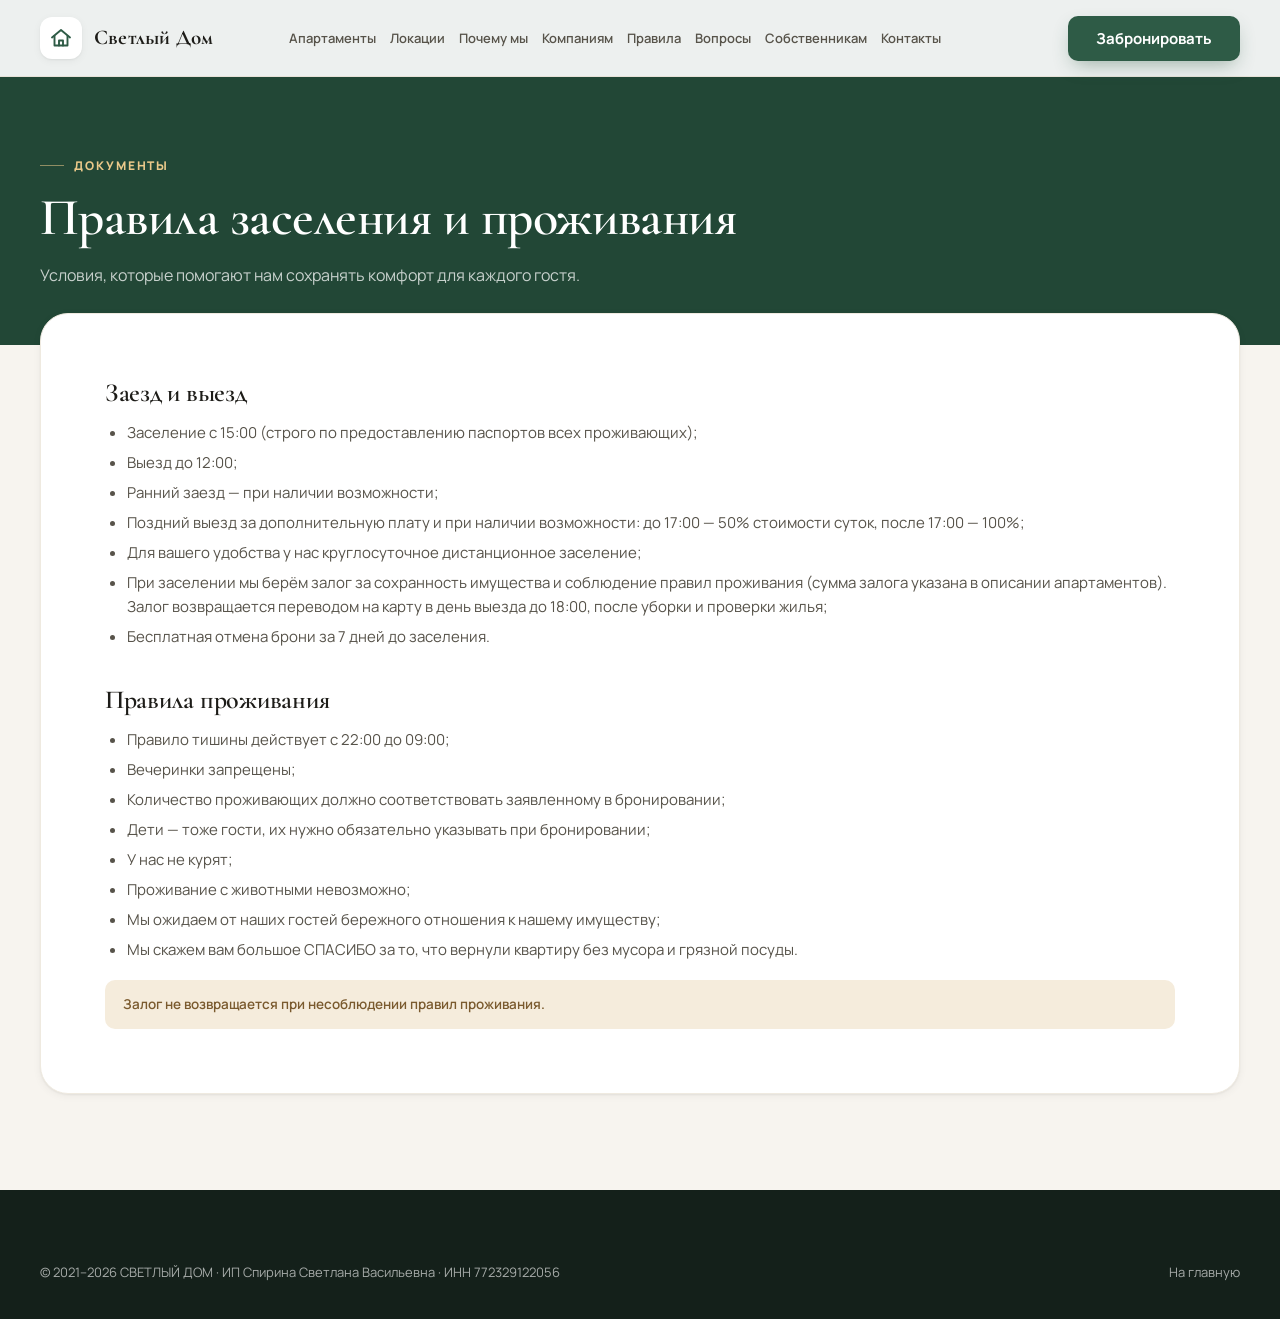
<file: rules.html>
<!DOCTYPE html>
<html lang="ru">
<head>
  <meta charset="UTF-8">
  <meta name="viewport" content="width=device-width, initial-scale=1.0">
  <title>Правила заселения и проживания — Светлый Дом</title>
  <meta name="description" content="Правила заселения и проживания в апартаментах сети «Светлый Дом», Москва.">
  <meta name="robots" content="noindex">
  <meta name="theme-color" content="#2E5B46">
  <link rel="icon" href="favicon.svg" type="image/svg+xml">
  <link rel="icon" href="icons/favicon-32.png" sizes="32x32" type="image/png">
  <link rel="apple-touch-icon" href="icons/apple-touch-icon.png">
  <link rel="stylesheet" href="css/style.css?v=7">
</head>
<body>

<a class="skip-link" href="#main">Перейти к содержанию</a>
<header class="header header--solid">
  <div class="container header__inner">
    <a href="index.html" class="logo">
      <span class="logo__mark">
        <svg viewBox="0 0 24 24" fill="none" stroke="#2E5B46" stroke-width="1.9" stroke-linecap="round" stroke-linejoin="round"><path d="M3 11.5 12 4l9 7.5"/><path d="M5.5 10v9.5h13V10"/><path d="M10 19.5v-5h4v5"/></svg>
      </span>
      Светлый Дом
    </a>
    <nav class="header__nav" aria-label="Основная навигация">
      <a href="index.html#apartments">Апартаменты</a>
      <a href="index.html#locations">Локации</a>
      <a href="index.html#benefits">Почему мы</a>
      <a href="index.html#business">Компаниям</a>
      <a href="index.html#rules">Правила</a>
      <a href="index.html#faq">Вопросы</a>
      <a href="index.html#owners">Собственникам</a>
      <a href="index.html#contacts">Контакты</a>
    </nav>
    <div class="header__right" style="margin-left:auto">
      <a class="header__phone" href="tel:+79013490792">+7 901 349-07-92</a>
      <a href="index.html#booking" class="btn btn--primary header__cta">Забронировать</a>
    </div>
  </div>
</header>

<main id="main">
<section class="page-hero">
  <div class="container">
    <span class="kicker">Документы</span>
    <h1 class="h-xl">Правила заселения и проживания</h1>
    <p>Условия, которые помогают нам сохранять комфорт для каждого гостя.</p>
  </div>
</section>

<div class="container">
  <div class="doc-content">

<h2>Заезд и выезд</h2>
<ul>
  <li>Заселение с 15:00 (строго по предоставлению паспортов всех проживающих);</li>
  <li>Выезд до 12:00;</li>
  <li>Ранний заезд — при наличии возможности;</li>
  <li>Поздний выезд за дополнительную плату и при наличии возможности: до 17:00 — 50% стоимости суток, после 17:00 — 100%;</li>
  <li>Для вашего удобства у нас круглосуточное дистанционное заселение;</li>
  <li>При заселении мы берём залог за сохранность имущества и соблюдение правил проживания (сумма залога указана в описании апартаментов). Залог возвращается переводом на карту в день выезда до 18:00, после уборки и проверки жилья;</li>
  <li>Бесплатная отмена брони за 7 дней до заселения.</li>
</ul>
<h2>Правила проживания</h2>
<ul>
  <li>Правило тишины действует с 22:00 до 09:00;</li>
  <li>Вечеринки запрещены;</li>
  <li>Количество проживающих должно соответствовать заявленному в бронировании;</li>
  <li>Дети — тоже гости, их нужно обязательно указывать при бронировании;</li>
  <li>У нас не курят;</li>
  <li>Проживание с животными невозможно;</li>
  <li>Мы ожидаем от наших гостей бережного отношения к нашему имуществу;</li>
  <li>Мы скажем вам большое СПАСИБО за то, что вернули квартиру без мусора и грязной посуды.</li>
</ul>
<div class="rules__note">Залог не возвращается при несоблюдении правил проживания.</div>

  </div>
</div>
</main>

<footer class="footer">
  <div class="container">
    <div class="footer__bottom" style="border:0;padding-top:0">
      <span>© 2021–2026 СВЕТЛЫЙ ДОМ · ИП Спирина Светлана Васильевна · ИНН 772329122056</span>
      <nav><a href="index.html">На главную</a></nav>
    </div>
  </div>
</footer>
</body>
</html>
</file>
<file: css/style.css>
/* ============================================================
   СВЕТЛЫЙ ДОМ — шрифты (self-hosted woff2, без внешних запросов)
   Cormorant Garamond + Manrope, cyrillic/latin subset
   ============================================================ */

/* cyrillic-ext */
@font-face {
  font-family: 'Cormorant Garamond';
  font-style: italic;
  font-weight: 500;
  font-display: swap;
  src: url(../fonts/co3ZmX5slCNuHLi8bLeY9MK7whWMhyjYrEtFmSq17w.woff2) format('woff2');
  unicode-range: U+0460-052F, U+1C80-1C8A, U+20B4, U+2DE0-2DFF, U+A640-A69F, U+FE2E-FE2F;
}
/* cyrillic */
@font-face {
  font-family: 'Cormorant Garamond';
  font-style: italic;
  font-weight: 500;
  font-display: swap;
  src: url(../fonts/co3ZmX5slCNuHLi8bLeY9MK7whWMhyjYrEtMmSq17w.woff2) format('woff2');
  unicode-range: U+0301, U+0400-045F, U+0490-0491, U+04B0-04B1, U+2116;
}
/* vietnamese */
@font-face {
  font-family: 'Cormorant Garamond';
  font-style: italic;
  font-weight: 500;
  font-display: swap;
  src: url(../fonts/co3ZmX5slCNuHLi8bLeY9MK7whWMhyjYrEtHmSq17w.woff2) format('woff2');
  unicode-range: U+0102-0103, U+0110-0111, U+0128-0129, U+0168-0169, U+01A0-01A1, U+01AF-01B0, U+0300-0301, U+0303-0304, U+0308-0309, U+0323, U+0329, U+1EA0-1EF9, U+20AB;
}
/* latin-ext */
@font-face {
  font-family: 'Cormorant Garamond';
  font-style: italic;
  font-weight: 500;
  font-display: swap;
  src: url(../fonts/co3ZmX5slCNuHLi8bLeY9MK7whWMhyjYrEtGmSq17w.woff2) format('woff2');
  unicode-range: U+0100-02BA, U+02BD-02C5, U+02C7-02CC, U+02CE-02D7, U+02DD-02FF, U+0304, U+0308, U+0329, U+1D00-1DBF, U+1E00-1E9F, U+1EF2-1EFF, U+2020, U+20A0-20AB, U+20AD-20C4, U+2113, U+2C60-2C7F, U+A720-A7FF;
}
/* latin */
@font-face {
  font-family: 'Cormorant Garamond';
  font-style: italic;
  font-weight: 500;
  font-display: swap;
  src: url(../fonts/co3ZmX5slCNuHLi8bLeY9MK7whWMhyjYrEtImSo.woff2) format('woff2');
  unicode-range: U+0000-00FF, U+0131, U+0152-0153, U+02BB-02BC, U+02C6, U+02DA, U+02DC, U+0304, U+0308, U+0329, U+2000-206F, U+20AC, U+2122, U+2191, U+2193, U+2212, U+2215, U+FEFF, U+FFFD;
}
/* cyrillic-ext */
@font-face {
  font-family: 'Cormorant Garamond';
  font-style: italic;
  font-weight: 600;
  font-display: swap;
  src: url(../fonts/co3ZmX5slCNuHLi8bLeY9MK7whWMhyjYrEtFmSq17w.woff2) format('woff2');
  unicode-range: U+0460-052F, U+1C80-1C8A, U+20B4, U+2DE0-2DFF, U+A640-A69F, U+FE2E-FE2F;
}
/* cyrillic */
@font-face {
  font-family: 'Cormorant Garamond';
  font-style: italic;
  font-weight: 600;
  font-display: swap;
  src: url(../fonts/co3ZmX5slCNuHLi8bLeY9MK7whWMhyjYrEtMmSq17w.woff2) format('woff2');
  unicode-range: U+0301, U+0400-045F, U+0490-0491, U+04B0-04B1, U+2116;
}
/* vietnamese */
@font-face {
  font-family: 'Cormorant Garamond';
  font-style: italic;
  font-weight: 600;
  font-display: swap;
  src: url(../fonts/co3ZmX5slCNuHLi8bLeY9MK7whWMhyjYrEtHmSq17w.woff2) format('woff2');
  unicode-range: U+0102-0103, U+0110-0111, U+0128-0129, U+0168-0169, U+01A0-01A1, U+01AF-01B0, U+0300-0301, U+0303-0304, U+0308-0309, U+0323, U+0329, U+1EA0-1EF9, U+20AB;
}
/* latin-ext */
@font-face {
  font-family: 'Cormorant Garamond';
  font-style: italic;
  font-weight: 600;
  font-display: swap;
  src: url(../fonts/co3ZmX5slCNuHLi8bLeY9MK7whWMhyjYrEtGmSq17w.woff2) format('woff2');
  unicode-range: U+0100-02BA, U+02BD-02C5, U+02C7-02CC, U+02CE-02D7, U+02DD-02FF, U+0304, U+0308, U+0329, U+1D00-1DBF, U+1E00-1E9F, U+1EF2-1EFF, U+2020, U+20A0-20AB, U+20AD-20C4, U+2113, U+2C60-2C7F, U+A720-A7FF;
}
/* latin */
@font-face {
  font-family: 'Cormorant Garamond';
  font-style: italic;
  font-weight: 600;
  font-display: swap;
  src: url(../fonts/co3ZmX5slCNuHLi8bLeY9MK7whWMhyjYrEtImSo.woff2) format('woff2');
  unicode-range: U+0000-00FF, U+0131, U+0152-0153, U+02BB-02BC, U+02C6, U+02DA, U+02DC, U+0304, U+0308, U+0329, U+2000-206F, U+20AC, U+2122, U+2191, U+2193, U+2212, U+2215, U+FEFF, U+FFFD;
}
/* cyrillic-ext */
@font-face {
  font-family: 'Cormorant Garamond';
  font-style: normal;
  font-weight: 500;
  font-display: swap;
  src: url(../fonts/co3bmX5slCNuHLi8bLeY9MK7whWMhyjYpHtKgS4.woff2) format('woff2');
  unicode-range: U+0460-052F, U+1C80-1C8A, U+20B4, U+2DE0-2DFF, U+A640-A69F, U+FE2E-FE2F;
}
/* cyrillic */
@font-face {
  font-family: 'Cormorant Garamond';
  font-style: normal;
  font-weight: 500;
  font-display: swap;
  src: url(../fonts/co3bmX5slCNuHLi8bLeY9MK7whWMhyjYrXtKgS4.woff2) format('woff2');
  unicode-range: U+0301, U+0400-045F, U+0490-0491, U+04B0-04B1, U+2116;
}
/* vietnamese */
@font-face {
  font-family: 'Cormorant Garamond';
  font-style: normal;
  font-weight: 500;
  font-display: swap;
  src: url(../fonts/co3bmX5slCNuHLi8bLeY9MK7whWMhyjYpntKgS4.woff2) format('woff2');
  unicode-range: U+0102-0103, U+0110-0111, U+0128-0129, U+0168-0169, U+01A0-01A1, U+01AF-01B0, U+0300-0301, U+0303-0304, U+0308-0309, U+0323, U+0329, U+1EA0-1EF9, U+20AB;
}
/* latin-ext */
@font-face {
  font-family: 'Cormorant Garamond';
  font-style: normal;
  font-weight: 500;
  font-display: swap;
  src: url(../fonts/co3bmX5slCNuHLi8bLeY9MK7whWMhyjYp3tKgS4.woff2) format('woff2');
  unicode-range: U+0100-02BA, U+02BD-02C5, U+02C7-02CC, U+02CE-02D7, U+02DD-02FF, U+0304, U+0308, U+0329, U+1D00-1DBF, U+1E00-1E9F, U+1EF2-1EFF, U+2020, U+20A0-20AB, U+20AD-20C4, U+2113, U+2C60-2C7F, U+A720-A7FF;
}
/* latin */
@font-face {
  font-family: 'Cormorant Garamond';
  font-style: normal;
  font-weight: 500;
  font-display: swap;
  src: url(../fonts/co3bmX5slCNuHLi8bLeY9MK7whWMhyjYqXtK.woff2) format('woff2');
  unicode-range: U+0000-00FF, U+0131, U+0152-0153, U+02BB-02BC, U+02C6, U+02DA, U+02DC, U+0304, U+0308, U+0329, U+2000-206F, U+20AC, U+2122, U+2191, U+2193, U+2212, U+2215, U+FEFF, U+FFFD;
}
/* cyrillic-ext */
@font-face {
  font-family: 'Cormorant Garamond';
  font-style: normal;
  font-weight: 600;
  font-display: swap;
  src: url(../fonts/co3bmX5slCNuHLi8bLeY9MK7whWMhyjYpHtKgS4.woff2) format('woff2');
  unicode-range: U+0460-052F, U+1C80-1C8A, U+20B4, U+2DE0-2DFF, U+A640-A69F, U+FE2E-FE2F;
}
/* cyrillic */
@font-face {
  font-family: 'Cormorant Garamond';
  font-style: normal;
  font-weight: 600;
  font-display: swap;
  src: url(../fonts/co3bmX5slCNuHLi8bLeY9MK7whWMhyjYrXtKgS4.woff2) format('woff2');
  unicode-range: U+0301, U+0400-045F, U+0490-0491, U+04B0-04B1, U+2116;
}
/* vietnamese */
@font-face {
  font-family: 'Cormorant Garamond';
  font-style: normal;
  font-weight: 600;
  font-display: swap;
  src: url(../fonts/co3bmX5slCNuHLi8bLeY9MK7whWMhyjYpntKgS4.woff2) format('woff2');
  unicode-range: U+0102-0103, U+0110-0111, U+0128-0129, U+0168-0169, U+01A0-01A1, U+01AF-01B0, U+0300-0301, U+0303-0304, U+0308-0309, U+0323, U+0329, U+1EA0-1EF9, U+20AB;
}
/* latin-ext */
@font-face {
  font-family: 'Cormorant Garamond';
  font-style: normal;
  font-weight: 600;
  font-display: swap;
  src: url(../fonts/co3bmX5slCNuHLi8bLeY9MK7whWMhyjYp3tKgS4.woff2) format('woff2');
  unicode-range: U+0100-02BA, U+02BD-02C5, U+02C7-02CC, U+02CE-02D7, U+02DD-02FF, U+0304, U+0308, U+0329, U+1D00-1DBF, U+1E00-1E9F, U+1EF2-1EFF, U+2020, U+20A0-20AB, U+20AD-20C4, U+2113, U+2C60-2C7F, U+A720-A7FF;
}
/* latin */
@font-face {
  font-family: 'Cormorant Garamond';
  font-style: normal;
  font-weight: 600;
  font-display: swap;
  src: url(../fonts/co3bmX5slCNuHLi8bLeY9MK7whWMhyjYqXtK.woff2) format('woff2');
  unicode-range: U+0000-00FF, U+0131, U+0152-0153, U+02BB-02BC, U+02C6, U+02DA, U+02DC, U+0304, U+0308, U+0329, U+2000-206F, U+20AC, U+2122, U+2191, U+2193, U+2212, U+2215, U+FEFF, U+FFFD;
}
/* cyrillic-ext */
@font-face {
  font-family: 'Cormorant Garamond';
  font-style: normal;
  font-weight: 700;
  font-display: swap;
  src: url(../fonts/co3bmX5slCNuHLi8bLeY9MK7whWMhyjYpHtKgS4.woff2) format('woff2');
  unicode-range: U+0460-052F, U+1C80-1C8A, U+20B4, U+2DE0-2DFF, U+A640-A69F, U+FE2E-FE2F;
}
/* cyrillic */
@font-face {
  font-family: 'Cormorant Garamond';
  font-style: normal;
  font-weight: 700;
  font-display: swap;
  src: url(../fonts/co3bmX5slCNuHLi8bLeY9MK7whWMhyjYrXtKgS4.woff2) format('woff2');
  unicode-range: U+0301, U+0400-045F, U+0490-0491, U+04B0-04B1, U+2116;
}
/* vietnamese */
@font-face {
  font-family: 'Cormorant Garamond';
  font-style: normal;
  font-weight: 700;
  font-display: swap;
  src: url(../fonts/co3bmX5slCNuHLi8bLeY9MK7whWMhyjYpntKgS4.woff2) format('woff2');
  unicode-range: U+0102-0103, U+0110-0111, U+0128-0129, U+0168-0169, U+01A0-01A1, U+01AF-01B0, U+0300-0301, U+0303-0304, U+0308-0309, U+0323, U+0329, U+1EA0-1EF9, U+20AB;
}
/* latin-ext */
@font-face {
  font-family: 'Cormorant Garamond';
  font-style: normal;
  font-weight: 700;
  font-display: swap;
  src: url(../fonts/co3bmX5slCNuHLi8bLeY9MK7whWMhyjYp3tKgS4.woff2) format('woff2');
  unicode-range: U+0100-02BA, U+02BD-02C5, U+02C7-02CC, U+02CE-02D7, U+02DD-02FF, U+0304, U+0308, U+0329, U+1D00-1DBF, U+1E00-1E9F, U+1EF2-1EFF, U+2020, U+20A0-20AB, U+20AD-20C4, U+2113, U+2C60-2C7F, U+A720-A7FF;
}
/* latin */
@font-face {
  font-family: 'Cormorant Garamond';
  font-style: normal;
  font-weight: 700;
  font-display: swap;
  src: url(../fonts/co3bmX5slCNuHLi8bLeY9MK7whWMhyjYqXtK.woff2) format('woff2');
  unicode-range: U+0000-00FF, U+0131, U+0152-0153, U+02BB-02BC, U+02C6, U+02DA, U+02DC, U+0304, U+0308, U+0329, U+2000-206F, U+20AC, U+2122, U+2191, U+2193, U+2212, U+2215, U+FEFF, U+FFFD;
}
/* cyrillic-ext */
@font-face {
  font-family: 'Manrope';
  font-style: normal;
  font-weight: 400;
  font-display: swap;
  src: url(../fonts/xn7gYHE41ni1AdIRggqxSuXd.woff2) format('woff2');
  unicode-range: U+0460-052F, U+1C80-1C8A, U+20B4, U+2DE0-2DFF, U+A640-A69F, U+FE2E-FE2F;
}
/* cyrillic */
@font-face {
  font-family: 'Manrope';
  font-style: normal;
  font-weight: 400;
  font-display: swap;
  src: url(../fonts/xn7gYHE41ni1AdIRggOxSuXd.woff2) format('woff2');
  unicode-range: U+0301, U+0400-045F, U+0490-0491, U+04B0-04B1, U+2116;
}
/* greek */
@font-face {
  font-family: 'Manrope';
  font-style: normal;
  font-weight: 400;
  font-display: swap;
  src: url(../fonts/xn7gYHE41ni1AdIRggSxSuXd.woff2) format('woff2');
  unicode-range: U+0370-0377, U+037A-037F, U+0384-038A, U+038C, U+038E-03A1, U+03A3-03FF;
}
/* vietnamese */
@font-face {
  font-family: 'Manrope';
  font-style: normal;
  font-weight: 400;
  font-display: swap;
  src: url(../fonts/xn7gYHE41ni1AdIRggixSuXd.woff2) format('woff2');
  unicode-range: U+0102-0103, U+0110-0111, U+0128-0129, U+0168-0169, U+01A0-01A1, U+01AF-01B0, U+0300-0301, U+0303-0304, U+0308-0309, U+0323, U+0329, U+1EA0-1EF9, U+20AB;
}
/* latin-ext */
@font-face {
  font-family: 'Manrope';
  font-style: normal;
  font-weight: 400;
  font-display: swap;
  src: url(../fonts/xn7gYHE41ni1AdIRggmxSuXd.woff2) format('woff2');
  unicode-range: U+0100-02BA, U+02BD-02C5, U+02C7-02CC, U+02CE-02D7, U+02DD-02FF, U+0304, U+0308, U+0329, U+1D00-1DBF, U+1E00-1E9F, U+1EF2-1EFF, U+2020, U+20A0-20AB, U+20AD-20C4, U+2113, U+2C60-2C7F, U+A720-A7FF;
}
/* latin */
@font-face {
  font-family: 'Manrope';
  font-style: normal;
  font-weight: 400;
  font-display: swap;
  src: url(../fonts/xn7gYHE41ni1AdIRggexSg.woff2) format('woff2');
  unicode-range: U+0000-00FF, U+0131, U+0152-0153, U+02BB-02BC, U+02C6, U+02DA, U+02DC, U+0304, U+0308, U+0329, U+2000-206F, U+20AC, U+2122, U+2191, U+2193, U+2212, U+2215, U+FEFF, U+FFFD;
}
/* cyrillic-ext */
@font-face {
  font-family: 'Manrope';
  font-style: normal;
  font-weight: 500;
  font-display: swap;
  src: url(../fonts/xn7gYHE41ni1AdIRggqxSuXd.woff2) format('woff2');
  unicode-range: U+0460-052F, U+1C80-1C8A, U+20B4, U+2DE0-2DFF, U+A640-A69F, U+FE2E-FE2F;
}
/* cyrillic */
@font-face {
  font-family: 'Manrope';
  font-style: normal;
  font-weight: 500;
  font-display: swap;
  src: url(../fonts/xn7gYHE41ni1AdIRggOxSuXd.woff2) format('woff2');
  unicode-range: U+0301, U+0400-045F, U+0490-0491, U+04B0-04B1, U+2116;
}
/* greek */
@font-face {
  font-family: 'Manrope';
  font-style: normal;
  font-weight: 500;
  font-display: swap;
  src: url(../fonts/xn7gYHE41ni1AdIRggSxSuXd.woff2) format('woff2');
  unicode-range: U+0370-0377, U+037A-037F, U+0384-038A, U+038C, U+038E-03A1, U+03A3-03FF;
}
/* vietnamese */
@font-face {
  font-family: 'Manrope';
  font-style: normal;
  font-weight: 500;
  font-display: swap;
  src: url(../fonts/xn7gYHE41ni1AdIRggixSuXd.woff2) format('woff2');
  unicode-range: U+0102-0103, U+0110-0111, U+0128-0129, U+0168-0169, U+01A0-01A1, U+01AF-01B0, U+0300-0301, U+0303-0304, U+0308-0309, U+0323, U+0329, U+1EA0-1EF9, U+20AB;
}
/* latin-ext */
@font-face {
  font-family: 'Manrope';
  font-style: normal;
  font-weight: 500;
  font-display: swap;
  src: url(../fonts/xn7gYHE41ni1AdIRggmxSuXd.woff2) format('woff2');
  unicode-range: U+0100-02BA, U+02BD-02C5, U+02C7-02CC, U+02CE-02D7, U+02DD-02FF, U+0304, U+0308, U+0329, U+1D00-1DBF, U+1E00-1E9F, U+1EF2-1EFF, U+2020, U+20A0-20AB, U+20AD-20C4, U+2113, U+2C60-2C7F, U+A720-A7FF;
}
/* latin */
@font-face {
  font-family: 'Manrope';
  font-style: normal;
  font-weight: 500;
  font-display: swap;
  src: url(../fonts/xn7gYHE41ni1AdIRggexSg.woff2) format('woff2');
  unicode-range: U+0000-00FF, U+0131, U+0152-0153, U+02BB-02BC, U+02C6, U+02DA, U+02DC, U+0304, U+0308, U+0329, U+2000-206F, U+20AC, U+2122, U+2191, U+2193, U+2212, U+2215, U+FEFF, U+FFFD;
}
/* cyrillic-ext */
@font-face {
  font-family: 'Manrope';
  font-style: normal;
  font-weight: 600;
  font-display: swap;
  src: url(../fonts/xn7gYHE41ni1AdIRggqxSuXd.woff2) format('woff2');
  unicode-range: U+0460-052F, U+1C80-1C8A, U+20B4, U+2DE0-2DFF, U+A640-A69F, U+FE2E-FE2F;
}
/* cyrillic */
@font-face {
  font-family: 'Manrope';
  font-style: normal;
  font-weight: 600;
  font-display: swap;
  src: url(../fonts/xn7gYHE41ni1AdIRggOxSuXd.woff2) format('woff2');
  unicode-range: U+0301, U+0400-045F, U+0490-0491, U+04B0-04B1, U+2116;
}
/* greek */
@font-face {
  font-family: 'Manrope';
  font-style: normal;
  font-weight: 600;
  font-display: swap;
  src: url(../fonts/xn7gYHE41ni1AdIRggSxSuXd.woff2) format('woff2');
  unicode-range: U+0370-0377, U+037A-037F, U+0384-038A, U+038C, U+038E-03A1, U+03A3-03FF;
}
/* vietnamese */
@font-face {
  font-family: 'Manrope';
  font-style: normal;
  font-weight: 600;
  font-display: swap;
  src: url(../fonts/xn7gYHE41ni1AdIRggixSuXd.woff2) format('woff2');
  unicode-range: U+0102-0103, U+0110-0111, U+0128-0129, U+0168-0169, U+01A0-01A1, U+01AF-01B0, U+0300-0301, U+0303-0304, U+0308-0309, U+0323, U+0329, U+1EA0-1EF9, U+20AB;
}
/* latin-ext */
@font-face {
  font-family: 'Manrope';
  font-style: normal;
  font-weight: 600;
  font-display: swap;
  src: url(../fonts/xn7gYHE41ni1AdIRggmxSuXd.woff2) format('woff2');
  unicode-range: U+0100-02BA, U+02BD-02C5, U+02C7-02CC, U+02CE-02D7, U+02DD-02FF, U+0304, U+0308, U+0329, U+1D00-1DBF, U+1E00-1E9F, U+1EF2-1EFF, U+2020, U+20A0-20AB, U+20AD-20C4, U+2113, U+2C60-2C7F, U+A720-A7FF;
}
/* latin */
@font-face {
  font-family: 'Manrope';
  font-style: normal;
  font-weight: 600;
  font-display: swap;
  src: url(../fonts/xn7gYHE41ni1AdIRggexSg.woff2) format('woff2');
  unicode-range: U+0000-00FF, U+0131, U+0152-0153, U+02BB-02BC, U+02C6, U+02DA, U+02DC, U+0304, U+0308, U+0329, U+2000-206F, U+20AC, U+2122, U+2191, U+2193, U+2212, U+2215, U+FEFF, U+FFFD;
}
/* cyrillic-ext */
@font-face {
  font-family: 'Manrope';
  font-style: normal;
  font-weight: 700;
  font-display: swap;
  src: url(../fonts/xn7gYHE41ni1AdIRggqxSuXd.woff2) format('woff2');
  unicode-range: U+0460-052F, U+1C80-1C8A, U+20B4, U+2DE0-2DFF, U+A640-A69F, U+FE2E-FE2F;
}
/* cyrillic */
@font-face {
  font-family: 'Manrope';
  font-style: normal;
  font-weight: 700;
  font-display: swap;
  src: url(../fonts/xn7gYHE41ni1AdIRggOxSuXd.woff2) format('woff2');
  unicode-range: U+0301, U+0400-045F, U+0490-0491, U+04B0-04B1, U+2116;
}
/* greek */
@font-face {
  font-family: 'Manrope';
  font-style: normal;
  font-weight: 700;
  font-display: swap;
  src: url(../fonts/xn7gYHE41ni1AdIRggSxSuXd.woff2) format('woff2');
  unicode-range: U+0370-0377, U+037A-037F, U+0384-038A, U+038C, U+038E-03A1, U+03A3-03FF;
}
/* vietnamese */
@font-face {
  font-family: 'Manrope';
  font-style: normal;
  font-weight: 700;
  font-display: swap;
  src: url(../fonts/xn7gYHE41ni1AdIRggixSuXd.woff2) format('woff2');
  unicode-range: U+0102-0103, U+0110-0111, U+0128-0129, U+0168-0169, U+01A0-01A1, U+01AF-01B0, U+0300-0301, U+0303-0304, U+0308-0309, U+0323, U+0329, U+1EA0-1EF9, U+20AB;
}
/* latin-ext */
@font-face {
  font-family: 'Manrope';
  font-style: normal;
  font-weight: 700;
  font-display: swap;
  src: url(../fonts/xn7gYHE41ni1AdIRggmxSuXd.woff2) format('woff2');
  unicode-range: U+0100-02BA, U+02BD-02C5, U+02C7-02CC, U+02CE-02D7, U+02DD-02FF, U+0304, U+0308, U+0329, U+1D00-1DBF, U+1E00-1E9F, U+1EF2-1EFF, U+2020, U+20A0-20AB, U+20AD-20C4, U+2113, U+2C60-2C7F, U+A720-A7FF;
}
/* latin */
@font-face {
  font-family: 'Manrope';
  font-style: normal;
  font-weight: 700;
  font-display: swap;
  src: url(../fonts/xn7gYHE41ni1AdIRggexSg.woff2) format('woff2');
  unicode-range: U+0000-00FF, U+0131, U+0152-0153, U+02BB-02BC, U+02C6, U+02DA, U+02DC, U+0304, U+0308, U+0329, U+2000-206F, U+20AC, U+2122, U+2191, U+2193, U+2212, U+2215, U+FEFF, U+FFFD;
}
/* cyrillic-ext */
@font-face {
  font-family: 'Manrope';
  font-style: normal;
  font-weight: 800;
  font-display: swap;
  src: url(../fonts/xn7gYHE41ni1AdIRggqxSuXd.woff2) format('woff2');
  unicode-range: U+0460-052F, U+1C80-1C8A, U+20B4, U+2DE0-2DFF, U+A640-A69F, U+FE2E-FE2F;
}
/* cyrillic */
@font-face {
  font-family: 'Manrope';
  font-style: normal;
  font-weight: 800;
  font-display: swap;
  src: url(../fonts/xn7gYHE41ni1AdIRggOxSuXd.woff2) format('woff2');
  unicode-range: U+0301, U+0400-045F, U+0490-0491, U+04B0-04B1, U+2116;
}
/* greek */
@font-face {
  font-family: 'Manrope';
  font-style: normal;
  font-weight: 800;
  font-display: swap;
  src: url(../fonts/xn7gYHE41ni1AdIRggSxSuXd.woff2) format('woff2');
  unicode-range: U+0370-0377, U+037A-037F, U+0384-038A, U+038C, U+038E-03A1, U+03A3-03FF;
}
/* vietnamese */
@font-face {
  font-family: 'Manrope';
  font-style: normal;
  font-weight: 800;
  font-display: swap;
  src: url(../fonts/xn7gYHE41ni1AdIRggixSuXd.woff2) format('woff2');
  unicode-range: U+0102-0103, U+0110-0111, U+0128-0129, U+0168-0169, U+01A0-01A1, U+01AF-01B0, U+0300-0301, U+0303-0304, U+0308-0309, U+0323, U+0329, U+1EA0-1EF9, U+20AB;
}
/* latin-ext */
@font-face {
  font-family: 'Manrope';
  font-style: normal;
  font-weight: 800;
  font-display: swap;
  src: url(../fonts/xn7gYHE41ni1AdIRggmxSuXd.woff2) format('woff2');
  unicode-range: U+0100-02BA, U+02BD-02C5, U+02C7-02CC, U+02CE-02D7, U+02DD-02FF, U+0304, U+0308, U+0329, U+1D00-1DBF, U+1E00-1E9F, U+1EF2-1EFF, U+2020, U+20A0-20AB, U+20AD-20C4, U+2113, U+2C60-2C7F, U+A720-A7FF;
}
/* latin */
@font-face {
  font-family: 'Manrope';
  font-style: normal;
  font-weight: 800;
  font-display: swap;
  src: url(../fonts/xn7gYHE41ni1AdIRggexSg.woff2) format('woff2');
  unicode-range: U+0000-00FF, U+0131, U+0152-0153, U+02BB-02BC, U+02C6, U+02DA, U+02DC, U+0304, U+0308, U+0329, U+2000-206F, U+20AC, U+2122, U+2191, U+2193, U+2212, U+2215, U+FEFF, U+FFFD;
}


/* ============================================================
   СВЕТЛЫЙ ДОМ — дизайн-система
   Тёплый минимализм апарт-отеля: кремовый фон, хвойный акцент,
   серифные заголовки, мягкие тени, крупные фото.
   ============================================================ */

:root {
  /* Цвета */
  --bg: #F7F4EF;
  --surface: #FFFFFF;
  --surface-warm: #FDFBF7;
  --ink: #1D1C18;
  --ink-soft: #57534A;
  --ink-mute: #6F6A60;
  --line: #E7E2D8;
  --line-soft: #EFEAE0;

  --pine: #2E5B46;          /* основной акцент — хвойный */
  --pine-deep: #224736;
  --pine-tint: #E4EEE7;
  --sand: #C89B5A;          /* песочное золото */
  --sand-tint: #F5ECDC;
  --danger: #B3403A;

  /* Тени */
  --shadow-sm: 0 1px 2px rgba(29, 28, 24, .05), 0 2px 8px rgba(29, 28, 24, .05);
  --shadow-md: 0 2px 6px rgba(29, 28, 24, .06), 0 12px 32px rgba(29, 28, 24, .10);
  --shadow-lg: 0 6px 20px rgba(29, 28, 24, .10), 0 24px 64px rgba(29, 28, 24, .16);

  /* Радиусы */
  --r-sm: 10px;
  --r-md: 16px;
  --r-lg: 22px;
  --r-xl: 28px;

  /* Шрифты */
  --serif: "Cormorant Garamond", "Georgia", serif;
  --sans: "Manrope", "Segoe UI", system-ui, sans-serif;

  --header-h: 76px;
  --container: 1200px;
}

/* ---------- База ---------- */

*, *::before, *::after { box-sizing: border-box; }

html {
  scroll-behavior: smooth;
  scroll-padding-top: calc(var(--header-h) + 16px);
  -webkit-text-size-adjust: 100%;
}

body {
  margin: 0;
  font-family: var(--sans);
  font-size: 16px;
  line-height: 1.6;
  color: var(--ink);
  background: var(--bg);
  -webkit-font-smoothing: antialiased;
  overflow-x: hidden;
}

body.no-scroll { overflow: hidden; }

img { display: block; max-width: 100%; }

a { color: inherit; text-decoration: none; }

button {
  font-family: inherit;
  font-size: inherit;
  color: inherit;
  background: none;
  border: 0;
  padding: 0;
  cursor: pointer;
}

.container {
  width: min(var(--container), 100% - 48px);
  margin-inline: auto;
}

@media (max-width: 640px) {
  .container { width: calc(100% - 40px); }
}

/* ---------- Типографика ---------- */

h1, h2, h3, h4 {
  font-family: var(--serif);
  font-weight: 600;
  line-height: 1.12;
  margin: 0;
  letter-spacing: -0.01em;
}

.h-hero   { font-size: clamp(40px, 6vw, 76px); }
.h-xl     { font-size: clamp(32px, 4.4vw, 52px); }
.h-lg     { font-size: clamp(24px, 3vw, 34px); }
.h-md     { font-size: clamp(20px, 2.2vw, 24px); }

.kicker {
  display: inline-flex;
  align-items: center;
  gap: 10px;
  font-size: 12px;
  font-weight: 800;
  letter-spacing: .16em;
  text-transform: uppercase;
  color: var(--pine);
}

.kicker::before {
  content: "";
  width: 24px;
  height: 1.5px;
  background: var(--pine);
  opacity: .55;
}

.kicker--light { color: #EAF2EC; }
.kicker--light::before { background: #EAF2EC; }

.lead {
  font-size: clamp(16px, 1.6vw, 19px);
  color: var(--ink-soft);
  max-width: 640px;
}

.muted { color: var(--ink-mute); }

/* ---------- Кнопки ---------- */

.btn {
  display: inline-flex;
  align-items: center;
  justify-content: center;
  gap: 10px;
  padding: 15px 28px;
  border-radius: var(--r-sm);
  font-weight: 700;
  font-size: 15px;
  line-height: 1;
  transition: background .2s ease, color .2s ease, transform .2s ease, box-shadow .2s ease, border-color .2s ease;
  will-change: transform;
  white-space: nowrap;
}

.btn:active { transform: scale(.97); }

.btn--primary {
  background: var(--pine);
  color: #fff;
  box-shadow: 0 8px 20px -6px rgba(46, 91, 70, .45);
}
.btn--primary:hover { background: var(--pine-deep); transform: translateY(-1px); }

.btn--ghost {
  border: 1.5px solid var(--line);
  background: var(--surface);
  color: var(--ink);
}
.btn--ghost:hover { border-color: var(--pine); color: var(--pine); }

.btn--light {
  background: #fff;
  color: var(--ink);
}
.btn--light:hover { background: var(--sand-tint); }

.btn--outline-light {
  border: 1.5px solid rgba(255, 255, 255, .45);
  color: #fff;
}
.btn--outline-light:hover { border-color: #fff; background: rgba(255,255,255,.08); }

.btn--sm { padding: 12px 20px; font-size: 14px; }
.btn--wide { width: 100%; }

.btn .ico { width: 18px; height: 18px; flex: none; }

/* ---------- Хедер ---------- */

.header {
  position: fixed;
  inset: 0 0 auto 0;
  z-index: 100;
  transition: background .3s ease, box-shadow .3s ease, backdrop-filter .3s ease;
}

.header__inner {
  height: var(--header-h);
  display: flex;
  align-items: center;
  gap: 24px;
}

.header--solid {
  background: rgba(255, 255, 255, .92);
  backdrop-filter: blur(14px);
  box-shadow: 0 1px 0 var(--line);
}

.header__nav {
  display: flex;
  flex-wrap: nowrap;
  gap: 6px 14px;
  margin-inline: auto;
  justify-content: center;
}

.header__nav a {
  font-size: 13px;
  font-weight: 600;
  color: var(--ink-soft);
  transition: color .2s;
  position: relative;
  padding: 6px 0;
  white-space: nowrap;
}

.header__nav a::after {
  content: "";
  position: absolute;
  left: 0; right: 100%; bottom: 0;
  height: 2px;
  background: var(--pine);
  transition: right .25s ease;
}

.header__nav a:hover { color: var(--ink); }
.header__nav a:hover::after { right: 0; }

.header__phone {
  font-weight: 800;
  font-size: 15.5px;
  letter-spacing: .01em;
  white-space: nowrap;
}

.header__phone:hover { color: var(--pine); }

.logo {
  display: flex;
  align-items: center;
  gap: 12px;
  font-family: var(--serif);
  font-size: 21px;
  font-weight: 700;
  letter-spacing: .01em;
  color: #fff;
  transition: color .3s;
  white-space: nowrap;
  flex: none;
}

.header--solid .logo { color: var(--ink); }

.logo__mark {
  width: 42px;
  height: 42px;
  flex: none;
  border-radius: 12px;
  background: #fff;
  display: grid;
  place-items: center;
  box-shadow: var(--shadow-sm);
  transition: background .3s;
}

.logo__mark svg { width: 24px; height: 24px; }

.header__cta { flex: none; }

.header__cta .btn { padding: 12px 20px; font-size: 13.5px; }

.header__right {
  margin-left: auto;
  display: flex;
  align-items: center;
  gap: 16px;
}

@media (max-width: 1300px) {
  .header__phone { display: none; }
}

@media (max-width: 1140px) {
  .header__inner { gap: 16px; }
  .logo { font-size: 18px; }
  .logo__mark { width: 36px; height: 36px; border-radius: 10px; }
  .header__nav { gap: 5px 10px; }
  .header__nav a { font-size: 12.5px; }
  .header__cta .btn { padding: 10px 16px; font-size: 13px; }
}

@media (max-width: 1060px) {
  .header__cta { display: none; }
}

/* На hero поверх фото — светлый текст */
.header--onphoto:not(.header--solid) .header__nav a { color: rgba(255,255,255,.85); }
.header--onphoto:not(.header--solid) .header__nav a:hover { color: #fff; }
.header--onphoto:not(.header--solid) .header__phone { color: #fff; }
.header--onphoto:not(.header--solid) .btn--ghost {
  background: rgba(255,255,255,.12);
  border-color: rgba(255,255,255,.4);
  color: #fff;
}
.header--onphoto:not(.header--solid) .btn--ghost:hover { background: rgba(255,255,255,.22); color: #fff; }

/* Бургер */
.burger {
  display: none;
  width: 44px;
  height: 44px;
  border-radius: 10px;
  place-items: center;
  flex: none;
}

.burger span, .burger span::before, .burger span::after {
  display: block;
  width: 22px;
  height: 2px;
  background: currentColor;
  border-radius: 2px;
  position: relative;
  transition: transform .25s, opacity .25s, background .3s;
  content: "";
}

.burger span::before { position: absolute; top: -7px; }
.burger span::after { position: absolute; top: 7px; }
.burger.is-open span { background: transparent; }
.burger.is-open span::before { transform: translateY(7px) rotate(45deg); }
.burger.is-open span::after { transform: translateY(-7px) rotate(-45deg); }

.header--onphoto:not(.header--solid) .burger { color: #fff; }
.header--solid .burger { color: var(--ink); }

/* Мобильное меню */
.mobile-menu {
  position: fixed;
  inset: 0;
  z-index: 99;
  background: var(--surface-warm);
  padding: calc(var(--header-h) + 24px) 24px 40px;
  display: flex;
  flex-direction: column;
  gap: 8px;
  transform: translateX(100%);
  transition: transform .32s cubic-bezier(.32,.72,.28,1);
  overflow-y: auto;
}

.mobile-menu.is-open { transform: translateX(0); }

.mobile-menu a.mnav {
  font-family: var(--serif);
  font-size: 30px;
  font-weight: 600;
  padding: 12px 0;
  border-bottom: 1px solid var(--line-soft);
}

.mobile-menu__footer { margin-top: auto; padding-top: 28px; display: grid; gap: 12px; }

/* ---------- Hero ---------- */

.hero {
  position: relative;
  min-height: max(680px, 100svh);
  display: flex;
  align-items: flex-end;
  color: #fff;
  overflow: hidden;
}

.hero__bg {
  position: absolute;
  inset: 0;
  z-index: -2;
}

.hero__bg img {
  width: 100%;
  height: 100%;
  object-fit: cover;
  transform: scale(1.06);
  animation: heroZoom 14s ease-out forwards;
}

@keyframes heroZoom { to { transform: scale(1); } }

.hero__shade {
  position: absolute;
  inset: 0;
  z-index: -1;
  background:
    linear-gradient(12deg, rgba(18, 24, 20, .78) 0%, rgba(18, 24, 20, .34) 44%, rgba(18, 24, 20, .12) 68%, rgba(18, 24, 20, .30) 100%);
}

.hero__content {
  padding: 140px 0 56px;
}

.hero__kicker { margin-bottom: 20px; }

.hero h1 {
  max-width: min(840px, 100%);
  text-shadow: 0 2px 30px rgba(0,0,0,.25);
}

.hero h1 em {
  font-style: italic;
  color: #EBC98A;
}

.hero__lead {
  color: rgba(255,255,255,.86);
  max-width: 520px;
  margin-top: 22px;
  font-size: 17px;
}

.hero__badges {
  display: flex;
  flex-wrap: wrap;
  gap: 6px 26px;
  margin: 26px 0 0;
  padding: 0;
  list-style: none;
}

.badge {
  display: inline-flex;
  align-items: center;
  gap: 9px;
  font-size: 13.5px;
  font-weight: 600;
  letter-spacing: .01em;
  color: rgba(255, 255, 255, .92);
  background: none;
  border: 0;
  padding: 0;
}

.badge svg { width: 15px; height: 15px; color: #EBC98A; flex: none; }

/* Панель бронирования */
.bookbar {
  position: relative;
  margin-top: 32px;
  background: var(--surface);
  color: var(--ink);
  border-radius: var(--r-lg);
  box-shadow: var(--shadow-lg);
  padding: 10px;
  display: grid;
  grid-template-columns: 1.35fr .85fr auto;
  gap: 4px;
  align-items: stretch;
  max-width: 720px;
}

.bookbar__field {
  display: flex;
  flex-direction: column;
  align-items: flex-start;
  justify-content: center;
  gap: 3px;
  padding: 13px 20px;
  border-radius: var(--r-md);
  text-align: left;
  transition: background .2s;
  cursor: pointer;
  min-width: 0;
}

.bookbar__field:hover,
.bookbar__field.is-open { background: var(--surface-warm); }

.bookbar__field.is-open .bookbar__value { color: var(--pine); }

.bookbar__label {
  font-size: 11px;
  font-weight: 800;
  letter-spacing: .1em;
  text-transform: uppercase;
  color: var(--ink-mute);
}

.bookbar__value {
  font-size: 15.5px;
  font-weight: 700;
  color: var(--ink);
  white-space: nowrap;
  overflow: hidden;
  text-overflow: ellipsis;
  max-width: 100%;
}

.bookbar__value--empty { color: var(--ink-mute); font-weight: 600; }

.bookbar__submit {
  display: grid;
  place-items: center;
  padding: 4px;
}

.bookbar__hint {
  grid-column: 1 / -1;
  text-align: center;
  font-size: 12.5px;
  font-weight: 600;
  color: var(--ink-mute);
  padding: 3px 10px 6px;
}

.bookbar__hint b { color: var(--pine); }

/* ---------- Поповеры выбора дат и гостей ---------- */

.picker {
  position: absolute;
  bottom: calc(100% + 14px);
  left: 10px;
  z-index: 60;
  background: var(--surface);
  color: var(--ink);
  border-radius: var(--r-lg);
  border: 1px solid var(--line-soft);
  box-shadow: var(--shadow-lg);
  padding: 22px;
  display: none;
  animation: pickerIn .22s ease;
}

.picker.is-open { display: block; }

@keyframes pickerIn {
  from { opacity: 0; transform: translateY(8px); }
}

.picker--guests {
  left: auto;
  right: 10px;
  width: 330px;
  padding: 24px;
}

.picker-backdrop {
  position: fixed;
  inset: 0;
  background: rgba(20, 22, 19, .45);
  z-index: 55;
  display: none;
}

.cal {
  display: flex;
  gap: 26px;
}

.cal__month { width: 266px; }

.cal__head {
  display: flex;
  align-items: center;
  justify-content: space-between;
  margin-bottom: 10px;
}

.cal__title {
  font-weight: 800;
  font-size: 14.5px;
  text-transform: capitalize;
}

.cal__nav {
  width: 34px;
  height: 34px;
  border-radius: 50%;
  display: grid;
  place-items: center;
  color: var(--ink-soft);
  transition: background .2s, color .2s;
}

.cal__nav:hover:not(:disabled) { background: var(--pine-tint); color: var(--ink); }
.cal__nav:disabled { opacity: .25; cursor: default; }

.cal__nav svg { width: 16px; height: 16px; }

.cal__grid {
  display: grid;
  grid-template-columns: repeat(7, 1fr);
  gap: 2px;
}

.cal__wd {
  font-size: 10.5px;
  font-weight: 800;
  letter-spacing: .05em;
  text-transform: uppercase;
  color: var(--ink-mute);
  text-align: center;
  padding: 6px 0 8px;
}

.cal__day {
  aspect-ratio: 1;
  display: grid;
  place-items: center;
  font-size: 13.5px;
  font-weight: 600;
  border-radius: 10px;
  color: var(--ink);
  transition: background .15s, color .15s;
}

.cal__day:hover:not(:disabled):not(.is-out) { background: var(--pine-tint); }
.cal__day:disabled { color: #C8C3B9; cursor: default; }
.cal__day.is-out { visibility: hidden; }
.cal__day.is-in-range { background: var(--pine-tint); border-radius: 0; }
.cal__day.is-endpoint { background: var(--pine); color: #fff; }
.cal__day.is-hover { background: var(--sand-tint); border-radius: 0; }

.cal__foot {
  display: flex;
  align-items: center;
  justify-content: space-between;
  gap: 16px;
  margin-top: 16px;
  padding-top: 14px;
  border-top: 1px solid var(--line-soft);
}

.cal__nights { font-size: 13.5px; font-weight: 700; color: var(--ink-soft); }

.cal__nights b { color: var(--pine); }

.cal__reset {
  font-size: 13px;
  font-weight: 700;
  color: var(--ink-mute);
  text-decoration: underline;
  text-underline-offset: 3px;
}

.cal__reset:hover { color: var(--danger); }

/* Гости */

.guests__row {
  display: flex;
  align-items: center;
  justify-content: space-between;
  gap: 20px;
}

.guests__row b { display: block; font-size: 15.5px; }

.guests__row span { font-size: 12.5px; color: var(--ink-mute); font-weight: 500; }

.stepper {
  display: flex;
  align-items: center;
  gap: 4px;
}

.stepper button {
  width: 40px;
  height: 40px;
  border-radius: 50%;
  border: 1.5px solid var(--line);
  display: grid;
  place-items: center;
  font-size: 20px;
  font-weight: 700;
  color: var(--pine);
  transition: border-color .2s, background .2s, opacity .2s;
  line-height: 1;
}

.stepper button:hover:not(:disabled) { border-color: var(--pine); background: var(--pine-tint); }
.stepper button:disabled { opacity: .3; cursor: default; }

.stepper output {
  width: 44px;
  text-align: center;
  font-weight: 800;
  font-size: 17px;
}

.guests__note {
  margin: 18px 0 0;
  padding: 12px 14px;
  background: var(--sand-tint);
  border-radius: var(--r-sm);
  font-size: 12.5px;
  font-weight: 600;
  color: #7A5A2E;
}

/* ---------- Секция доверия (строка фактов) ---------- */

.facts { padding: 64px 0 8px; }

.facts__grid {
  display: grid;
  grid-template-columns: repeat(4, 1fr);
  gap: 20px;
}

.fact {
  background: var(--surface);
  border: 1px solid var(--line-soft);
  border-radius: var(--r-lg);
  padding: 26px 28px;
  display: flex;
  flex-direction: column;
  gap: 6px;
  transition: transform .25s ease, box-shadow .25s ease;
}

.fact:hover { transform: translateY(-4px); box-shadow: var(--shadow-md); }

.fact__num {
  font-family: var(--serif);
  font-size: 40px;
  font-weight: 600;
  color: var(--pine);
  line-height: 1;
}

.fact__num sup { font-size: 20px; }

.fact__label { font-size: 14.5px; color: var(--ink-soft); font-weight: 500; }

/* ---------- Секции ---------- */

.section { padding: 96px 0; }

.section--tint { background: var(--surface-warm); border-block: 1px solid var(--line-soft); }

.section__head {
  display: flex;
  align-items: flex-end;
  justify-content: space-between;
  gap: 32px;
  margin-bottom: 44px;
}

.section__head .lead { margin-top: 14px; }

/* ---------- Фильтры локаций ---------- */

.filters {
  display: flex;
  flex-wrap: wrap;
  gap: 8px;
  margin-bottom: 32px;
}

.chip {
  padding: 11px 20px;
  border-radius: 100px;
  border: 1.5px solid var(--line);
  background: var(--surface);
  font-weight: 700;
  font-size: 14px;
  color: var(--ink-soft);
  transition: all .2s;
}

.chip:hover { border-color: var(--pine); color: var(--pine); }

.chip.is-active {
  background: var(--pine);
  border-color: var(--pine);
  color: #fff;
  box-shadow: 0 6px 16px -4px rgba(46, 91, 70, .4);
}

.chip__count {
  display: inline-block;
  margin-left: 6px;
  font-size: 12px;
  opacity: .65;
}

/* Статус фильтра по гостям */
.guests-status {
  display: flex;
  align-items: center;
  justify-content: space-between;
  gap: 8px 20px;
  flex-wrap: wrap;
  margin: -10px 0 26px;
  padding: 13px 20px;
  background: var(--pine-tint);
  border-radius: var(--r-md);
  font-size: 14px;
  font-weight: 600;
  color: var(--pine-deep);
}

.guests-status b { color: var(--pine); }

.guests-status button {
  font-size: 13.5px;
  font-weight: 700;
  color: var(--ink-mute);
  text-decoration: underline;
  text-underline-offset: 3px;
  transition: color .2s;
  white-space: nowrap;
}

.guests-status button:hover { color: var(--danger); }

/* ---------- Каталог ---------- */

.cards {
  display: grid;
  grid-template-columns: repeat(3, 1fr);
  gap: 28px;
}

.card {
  background: var(--surface);
  border-radius: var(--r-lg);
  overflow: hidden;
  box-shadow: var(--shadow-sm);
  border: 1px solid var(--line-soft);
  display: flex;
  flex-direction: column;
  transition: transform .3s ease, box-shadow .3s ease, opacity .3s;
}

.card:hover { transform: translateY(-6px); box-shadow: var(--shadow-md); }
.card.is-hidden { display: none; }

/* Слайдер в карточке */
.slider {
  position: relative;
  aspect-ratio: 3 / 2;
  overflow: hidden;
  background: var(--line-soft);
}

.slider__track {
  display: flex;
  height: 100%;
  transition: transform .45s cubic-bezier(.32,.72,.28,1);
}

.slider__track img {
  width: 100%;
  height: 100%;
  object-fit: cover;
  flex: none;
  user-select: none;
  -webkit-user-drag: none;
}

.slider__tag {
  position: absolute;
  top: 14px;
  left: 14px;
  z-index: 3;
}

.slider__nav {
  position: absolute;
  inset: 0;
  display: flex;
  justify-content: space-between;
  align-items: center;
  padding: 0 12px;
  opacity: 0;
  transition: opacity .25s;
  z-index: 2;
}

.slider:hover .slider__nav, .slider:focus-within .slider__nav { opacity: 1; }

.slider__btn {
  width: 36px;
  height: 36px;
  border-radius: 50%;
  background: rgba(255,255,255,.92);
  box-shadow: var(--shadow-sm);
  display: grid;
  place-items: center;
  transition: transform .2s, background .2s;
}

.slider__btn:hover { transform: scale(1.08); background: #fff; }

.slider__btn svg { width: 16px; height: 16px; }

.slider__dots {
  position: absolute;
  bottom: 12px;
  left: 0; right: 0;
  display: flex;
  justify-content: center;
  gap: 5px;
  z-index: 3;
}

.slider__dot {
  width: 6px;
  height: 6px;
  border-radius: 100px;
  background: rgba(255,255,255,.55);
  transition: width .25s, background .25s;
}

.slider__dot.is-active { width: 18px; background: #fff; }

.tag {
  display: inline-flex;
  align-items: center;
  gap: 6px;
  padding: 7px 13px;
  border-radius: 100px;
  font-size: 12.5px;
  font-weight: 700;
  background: rgba(255,255,255,.94);
  color: var(--ink);
  box-shadow: var(--shadow-sm);
  backdrop-filter: blur(6px);
}

.tag svg { width: 14px; height: 14px; color: var(--pine); }

.tag--accent { background: var(--sand-tint); color: #7A5A2E; }

.card__body {
  padding: 22px 24px 24px;
  display: flex;
  flex-direction: column;
  gap: 12px;
  flex: 1;
}

.card__top {
  display: flex;
  justify-content: space-between;
  align-items: flex-start;
  gap: 12px;
}

.card__name {
  font-family: var(--serif);
  font-size: 24px;
  font-weight: 600;
  line-height: 1.15;
}

.card__addr {
  display: flex;
  align-items: center;
  gap: 6px;
  font-size: 13.5px;
  color: var(--ink-mute);
  font-weight: 500;
}

.card__addr svg { width: 14px; height: 14px; flex: none; color: var(--sand); }

.card__params {
  display: flex;
  gap: 14px;
  font-size: 13.5px;
  font-weight: 600;
  color: var(--ink-soft);
}

.card__params span { display: inline-flex; align-items: center; gap: 6px; }

.card__params svg { width: 15px; height: 15px; color: var(--pine); opacity: .75; }

.card__amenities {
  display: flex;
  flex-wrap: wrap;
  gap: 6px;
}

.mini {
  font-size: 12px;
  font-weight: 600;
  color: var(--ink-soft);
  background: var(--surface-warm);
  border: 1px solid var(--line-soft);
  padding: 5px 11px;
  border-radius: 100px;
}

.card__foot {
  margin-top: auto;
  padding-top: 16px;
  border-top: 1px solid var(--line-soft);
  display: flex;
  align-items: center;
  justify-content: space-between;
  flex-wrap: wrap;
  row-gap: 12px;
  gap: 10px;
}

.card__price small {
  display: block;
  font-size: 11.5px;
  font-weight: 700;
  letter-spacing: .08em;
  text-transform: uppercase;
  color: var(--ink-mute);
  margin-bottom: 2px;
}

.card__price b {
  font-family: var(--serif);
  font-size: 27px;
  font-weight: 600;
  color: var(--ink);
  white-space: nowrap;
}

.card__actions { display: flex; gap: 8px; margin-left: auto; }

.card__actions .btn { padding: 11px 16px; font-size: 13.5px; }

/* ---------- Преимущества ---------- */

.benefits {
  display: grid;
  grid-template-columns: repeat(3, 1fr);
  gap: 24px;
}

.benefit {
  background: var(--surface);
  border: 1px solid var(--line-soft);
  border-radius: var(--r-lg);
  padding: 30px 28px;
  display: flex;
  flex-direction: column;
  gap: 12px;
  transition: transform .25s, box-shadow .25s;
}

.benefit:hover { transform: translateY(-4px); box-shadow: var(--shadow-md); }

.benefit__ico {
  width: 52px;
  height: 52px;
  border-radius: 16px;
  background: var(--pine-tint);
  color: var(--pine);
  display: grid;
  place-items: center;
}

.benefit__ico svg { width: 26px; height: 26px; }

.benefit h3 { font-size: 22px; }

.benefit p { margin: 0; color: var(--ink-soft); font-size: 14.5px; }

/* ---------- Бизнес-блок (командировочные) ---------- */

.business {
  position: relative;
  border-radius: var(--r-xl);
  overflow: hidden;
  color: #fff;
  padding: clamp(40px, 6vw, 72px);
  background:
    radial-gradient(120% 180% at 90% 10%, #3A7A5E 0%, var(--pine) 42%, var(--pine-deep) 100%);
}

.business::before {
  content: "";
  position: absolute;
  inset: 0;
  background: url("data:image/svg+xml,%3Csvg xmlns='http://www.w3.org/2000/svg' width='120' height='120' viewBox='0 0 120 120'%3E%3Cpath d='M60 8l13 39h41l-33 24 13 39-34-25-34 25 13-39-33-24h41z' fill='%23ffffff' fill-opacity='.028'/%3E%3C/svg%3E");
  pointer-events: none;
}

.business__inner { position: relative; display: grid; grid-template-columns: 1.2fr .8fr; gap: 48px; align-items: center; }

.business h2 { color: #fff; max-width: 16ch; }

.business p { color: rgba(255,255,255,.8); margin: 16px 0 0; max-width: 52ch; }

.business__list { display: grid; gap: 14px; margin-top: 28px; }

.business__list li {
  display: flex;
  gap: 12px;
  align-items: flex-start;
  list-style: none;
  font-weight: 600;
  font-size: 15px;
}

.business__list svg { width: 20px; height: 20px; color: #EBC98A; flex: none; margin-top: 2px; }

.business__list ul, .business__list { padding: 0; margin-block: 0; }

.business__card {
  background: rgba(255,255,255,.08);
  border: 1px solid rgba(255,255,255,.18);
  backdrop-filter: blur(8px);
  border-radius: var(--r-lg);
  padding: 30px;
  display: grid;
  gap: 18px;
}

.business__card .row { display: flex; justify-content: space-between; gap: 12px; font-size: 14.5px; }
.business__card .row b { font-size: 15px; }
.business__card .row span { color: rgba(255,255,255,.72); }

.business__card hr { border: 0; border-top: 1px solid rgba(255,255,255,.14); margin: 0; }

/* ---------- Шаги ---------- */

.steps {
  display: grid;
  grid-template-columns: repeat(4, 1fr);
  gap: 24px;
  counter-reset: step;
}

.step {
  position: relative;
  background: var(--surface);
  border: 1px solid var(--line-soft);
  border-radius: var(--r-lg);
  padding: 28px 26px;
  display: flex;
  flex-direction: column;
  gap: 10px;
}

.step__num {
  font-family: var(--serif);
  font-size: 44px;
  font-weight: 600;
  color: var(--sand);
  line-height: 1;
}

.step h3 { font-size: 20px; }

.step p { margin: 0; font-size: 14px; color: var(--ink-soft); }

/* ---------- Локации ---------- */

.locations {
  display: grid;
  grid-template-columns: repeat(3, 1fr);
  gap: 24px;
}

.loc {
  position: relative;
  border-radius: var(--r-lg);
  overflow: hidden;
  min-height: 320px;
  display: flex;
  align-items: flex-end;
  color: #fff;
  box-shadow: var(--shadow-sm);
}

.loc img {
  position: absolute;
  inset: 0;
  width: 100%;
  height: 100%;
  object-fit: cover;
  transition: transform .6s ease;
}

.loc:hover img { transform: scale(1.05); }

.loc__shade {
  position: absolute;
  inset: 0;
  background: linear-gradient(to top, rgba(16,22,18,.82) 0%, rgba(16,22,18,.18) 55%, rgba(16,22,18,.05) 100%);
}

.loc__body { position: relative; padding: 26px; }

.loc__body h3 { font-size: 26px; }

.loc__body p { margin: 8px 0 0; font-size: 14px; color: rgba(255,255,255,.85); }

.loc__metro {
  display: inline-flex;
  align-items: center;
  gap: 6px;
  margin-bottom: 8px;
  font-size: 12.5px;
  font-weight: 700;
  letter-spacing: .06em;
  text-transform: uppercase;
  color: #EBC98A;
}

/* ---------- FAQ ---------- */

.faq { max-width: 820px; margin-inline: auto; }

.faq__item {
  background: var(--surface);
  border: 1px solid var(--line-soft);
  border-radius: var(--r-md);
  margin-bottom: 12px;
  overflow: hidden;
  transition: box-shadow .25s, border-color .25s;
}

.faq__item.is-open { box-shadow: var(--shadow-sm); border-color: var(--line); }

.faq__q {
  width: 100%;
  display: flex;
  justify-content: space-between;
  align-items: center;
  gap: 20px;
  text-align: left;
  padding: 20px 24px;
  font-weight: 700;
  font-size: 16px;
}

.faq__q .plus {
  flex: none;
  width: 30px;
  height: 30px;
  border-radius: 50%;
  background: var(--pine-tint);
  color: var(--pine);
  display: grid;
  place-items: center;
  transition: transform .3s, background .3s, color .3s;
}

.faq__q .plus::before, .faq__q .plus::after {
  content: "";
  position: absolute;
  width: 12px;
  height: 2px;
  background: currentColor;
  border-radius: 2px;
}

.faq__q .plus::after { transform: rotate(90deg); transition: transform .3s; }

.faq__item.is-open .plus { transform: rotate(45deg); background: var(--pine); color: #fff; }

.faq__a {
  max-height: 0;
  overflow: hidden;
  transition: max-height .35s ease;
}

.faq__a-inner {
  padding: 0 24px 22px;
  color: var(--ink-soft);
  font-size: 15px;
}

.faq__a-inner p { margin: 0 0 10px; }
.faq__a-inner p:last-child { margin-bottom: 0; }

/* ---------- Правила ---------- */

.rules {
  display: grid;
  grid-template-columns: 1fr 1fr;
  gap: 24px;
}

.rules__col {
  background: var(--surface);
  border: 1px solid var(--line-soft);
  border-radius: var(--r-lg);
  padding: 32px;
}

.rules__col h3 { display: flex; align-items: center; gap: 12px; font-size: 23px; margin-bottom: 20px; }

.rules__col h3 svg { width: 22px; height: 22px; color: var(--pine); }

.rules__col ul { list-style: none; padding: 0; margin: 0; display: grid; gap: 12px; }

.rules__col li {
  display: flex;
  gap: 10px;
  font-size: 14.5px;
  color: var(--ink-soft);
  align-items: flex-start;
}

.rules__col li::before {
  content: "";
  flex: none;
  width: 6px;
  height: 6px;
  border-radius: 50%;
  background: var(--sand);
  margin-top: 9px;
}

.rules__note {
  margin-top: 18px;
  padding: 14px 18px;
  background: var(--sand-tint);
  border-radius: var(--r-sm);
  font-size: 13.5px;
  font-weight: 600;
  color: #7A5A2E;
}

/* ---------- Собственникам ---------- */

.owners {
  display: grid;
  grid-template-columns: 1.1fr .9fr;
  gap: 48px;
  align-items: center;
}

.owners__photo {
  border-radius: var(--r-xl);
  overflow: hidden;
  box-shadow: var(--shadow-md);
  aspect-ratio: 4 / 3;
}

.owners__photo img { width: 100%; height: 100%; object-fit: cover; }

.owners h2 em { font-style: italic; color: var(--pine); }

.owners p { color: var(--ink-soft); margin: 18px 0 0; }

.owners__cta { display: flex; gap: 12px; margin-top: 28px; flex-wrap: wrap; }

/* ---------- Секция бронирования (виджет) ---------- */




/* ---------- Footer ---------- */

.footer {
  background: #14201A;
  color: rgba(255,255,255,.75);
  padding: 72px 0 36px;
  font-size: 14.5px;
}

.footer a { transition: color .2s; }
.footer a:hover { color: #fff; }

.footer__grid {
  display: grid;
  grid-template-columns: 1.4fr 1fr 1fr 1.2fr;
  gap: 44px;
  padding-bottom: 44px;
  border-bottom: 1px solid rgba(255,255,255,.12);
}

.footer .logo { color: #fff; margin-bottom: 18px; }
.footer .logo__mark { background: rgba(255,255,255,.1); box-shadow: none; }

.footer__about { max-width: 34ch; color: rgba(255,255,255,.6); }

.footer h3 {
  color: rgba(255,255,255,.72);
  font-family: var(--sans);
  font-size: 13px;
  font-weight: 800;
  letter-spacing: .12em;
  text-transform: uppercase;
  margin: 0 0 18px;
}

.footer__col ul { list-style: none; margin: 0; padding: 0; display: grid; gap: 11px; }

.footer__contacts { display: grid; gap: 14px; }

.footer__contacts .fc {
  display: flex;
  gap: 12px;
  align-items: flex-start;
}

.footer__contacts svg { width: 18px; height: 18px; color: #EBC98A; flex: none; margin-top: 3px; }

.footer__phone { font-size: 21px; font-weight: 800; color: #fff; font-family: var(--sans); }

.footer__soc { display: flex; gap: 10px; margin-top: 6px; }

.footer__soc a {
  width: 42px;
  height: 42px;
  border-radius: 50%;
  background: rgba(255,255,255,.09);
  display: grid;
  place-items: center;
  transition: background .2s, transform .2s;
}

.footer__soc a:hover { background: var(--pine); transform: translateY(-2px); }

.footer__soc svg { width: 19px; height: 19px; color: #fff; }

.footer__bottom {
  padding-top: 28px;
  display: flex;
  justify-content: space-between;
  gap: 20px;
  flex-wrap: wrap;
  color: rgba(255,255,255,.62);
  font-size: 13px;
}

.footer__bottom nav { display: flex; gap: 20px; flex-wrap: wrap; }

/* ---------- Модалка апартаментов ---------- */

.modal {
  position: fixed;
  inset: 0;
  z-index: 200;
  display: none;
  align-items: center;
  justify-content: center;
  padding: 24px;
}

.modal.is-open { display: flex; }

.modal__backdrop {
  position: absolute;
  inset: 0;
  background: rgba(20, 22, 19, .62);
  backdrop-filter: blur(6px);
  animation: fadeIn .25s ease;
}

.modal__dialog {
  position: relative;
  width: min(1020px, 100%);
  max-height: min(760px, 100% - 48px);
  background: var(--surface);
  border-radius: var(--r-xl);
  overflow: hidden;
  display: grid;
  grid-template-columns: 1.05fr .95fr;
  box-shadow: var(--shadow-lg);
  animation: modalIn .32s cubic-bezier(.32,.72,.28,1);
}

@keyframes fadeIn { from { opacity: 0; } }
@keyframes modalIn { from { opacity: 0; transform: translateY(24px) scale(.98); } }

.modal__gallery { position: relative; min-height: 320px; background: var(--line-soft); }

.modal__gallery .slider { position: absolute; inset: 0; aspect-ratio: auto; }

.modal__info {
  padding: 34px 34px 30px;
  overflow-y: auto;
  display: flex;
  flex-direction: column;
  gap: 16px;
}

.modal__close {
  position: absolute;
  top: 16px;
  right: 16px;
  z-index: 10;
  width: 40px;
  height: 40px;
  border-radius: 50%;
  background: rgba(255,255,255,.94);
  box-shadow: var(--shadow-md);
  display: grid;
  place-items: center;
  transition: transform .2s;
}

.modal__close:hover { transform: rotate(90deg); }

.modal__close svg { width: 16px; height: 16px; }

.modal__info h3 { font-size: 30px; }

.modal__specs {
  display: grid;
  grid-template-columns: repeat(3, 1fr);
  gap: 10px;
}

.spec {
  background: var(--surface-warm);
  border: 1px solid var(--line-soft);
  border-radius: var(--r-sm);
  padding: 12px 14px;
}

.spec b { display: block; font-size: 16.5px; font-weight: 800; }

.spec span { font-size: 11.5px; color: var(--ink-mute); font-weight: 600; letter-spacing: .04em; text-transform: uppercase; }

.modal__desc { color: var(--ink-soft); font-size: 14.5px; }

.modal__all-amenities {
  display: flex;
  flex-wrap: wrap;
  gap: 8px;
}

.modal__price-row {
  margin-top: auto;
  padding-top: 18px;
  border-top: 1px solid var(--line-soft);
  display: flex;
  align-items: center;
  justify-content: space-between;
  gap: 16px;
}

.modal__price-row b { font-family: var(--serif); font-size: 32px; font-weight: 600; }

.modal__price-row small { display: block; color: var(--ink-mute); font-size: 12.5px; font-weight: 600; }

.modal__price-row .btns { display: grid; gap: 8px; min-width: 200px; }

/* ---------- Плавающая связь ---------- */

.float-contact {
  position: fixed;
  right: 20px;
  bottom: 20px;
  z-index: 90;
  display: grid;
  gap: 10px;
  justify-items: center;
}

.float-contact a {
  width: 52px;
  height: 52px;
  border-radius: 50%;
  display: grid;
  place-items: center;
  box-shadow: var(--shadow-md);
  transition: transform .2s;
}

.float-contact a:hover { transform: translateY(-3px) scale(1.05); }

.float-contact svg { width: 24px; height: 24px; }

.float-contact .fc-wa { background: #27C24C; color: #fff; }
.float-contact .fc-ph { background: var(--pine); color: #fff; }
.float-contact .fc-max { background: #fff; color: #2B9CF2; border: 1px solid var(--line); }

/* Подсказка, когда сервер бронирования не отвечает */
.booking-fallback {
  margin-top: 10px;
  padding: 10px 14px;
  background: var(--sand-tint);
  border-radius: 10px;
  font-size: 13px;
  font-weight: 600;
  color: #7A5A2E;
}

.booking-fallback a { color: var(--pine); font-weight: 800; text-decoration: underline; text-underline-offset: 2px; }

/* ---------- Анимации появления ---------- */

.reveal {
  opacity: 0;
  transform: translateY(26px);
  transition: opacity .7s ease, transform .7s cubic-bezier(.22,.61,.36,1);
}

.reveal.is-visible { opacity: 1; transform: none; }

.reveal[data-delay="1"] { transition-delay: .08s; }
.reveal[data-delay="2"] { transition-delay: .16s; }
.reveal[data-delay="3"] { transition-delay: .24s; }

@media (prefers-reduced-motion: reduce) {
  html { scroll-behavior: auto; }
  .reveal { opacity: 1; transform: none; transition: none; }
  .hero__bg img { animation: none; transform: none; }
  * { transition-duration: .01ms !important; animation-duration: .01ms !important; }
}

/* ---------- Хлебные крошки / внутренние страницы ---------- */

.page-hero {
  background: var(--pine-deep);
  color: #fff;
  padding: calc(var(--header-h) + 72px) 0 56px;
}

.page-hero .kicker { color: #EBC98A; }
.page-hero .kicker::before { background: #EBC98A; }

.page-hero h1 { color: #fff; margin-top: 14px; }

.page-hero p { color: rgba(255,255,255,.75); margin: 16px 0 0; max-width: 60ch; }

.doc-content {
  background: var(--surface);
  border: 1px solid var(--line-soft);
  border-radius: var(--r-xl);
  padding: clamp(28px, 5vw, 64px);
  margin: -32px auto 96px;
  box-shadow: var(--shadow-sm);
}

.doc-content h2 { font-size: 26px; margin: 36px 0 14px; }
.doc-content h2:first-child { margin-top: 0; }
.doc-content h3 { font-size: 20px; margin: 28px 0 10px; }
.doc-content p, .doc-content li { color: var(--ink-soft); font-size: 15px; }
.doc-content p { margin: 0 0 12px; }
.doc-content ul, .doc-content ol { padding-left: 22px; margin: 0 0 12px; }
.doc-content li { margin-bottom: 6px; }
.doc-content strong { color: var(--ink); }
.doc-content .doc-updated { color: var(--ink-mute); font-size: 13px; margin-bottom: 28px; }

/* ============================================================
   Адаптив
   ============================================================ */

@media (max-width: 1100px) {
  .cards { grid-template-columns: repeat(2, 1fr); }
  .steps { grid-template-columns: repeat(2, 1fr); }
  .facts__grid { grid-template-columns: repeat(2, 1fr); }
  .business__inner { grid-template-columns: 1fr; }
  .owners { grid-template-columns: 1fr; gap: 32px; }
  .owners__photo { order: -1; max-width: 560px; }
  .footer__grid { grid-template-columns: 1fr 1fr; }
}

@media (max-width: 960px) {
  .header__nav, .header__phone { display: none; }
  .burger { display: grid; }
  .header__cta { display: none; }
  .header__right { margin-left: auto; }

  .bookbar { grid-template-columns: 1fr 1fr; padding: 12px; gap: 6px; max-width: none; }
  .bookbar__field:first-of-type { grid-column: 1 / -1; }
  .bookbar__submit { grid-column: 1 / -1; padding: 4px; }
  .bookbar__submit .btn { width: 100%; padding: 16px; }

  .benefits { grid-template-columns: repeat(2, 1fr); }
  .locations { grid-template-columns: 1fr; }
  .loc { min-height: 260px; }
  .rules { grid-template-columns: 1fr; }
  .modal__dialog { grid-template-columns: 1fr; overflow-y: auto; max-height: 100%; height: 100%; border-radius: 0; }
  .modal__gallery { min-height: 0; aspect-ratio: 4/3; }
  .modal__info { overflow: visible; }
  .section__head { flex-direction: column; align-items: flex-start; gap: 12px; }
}

@media (max-width: 640px) {
  :root { --header-h: 64px; }
  .logo { font-size: 18px; }
  .logo__mark { width: 36px; height: 36px; border-radius: 10px; }

  .hero { min-height: 100svh; }
  .hero__content { padding: 120px 0 44px; }
  .hero__badges { gap: 4px 18px; }
  .badge { font-size: 12.5px; }

  /* Календарь и гости — нижняя шторка */
  .picker {
    position: fixed;
    top: auto;
    left: 0;
    right: 0;
    bottom: 0;
    z-index: 160;
    border-radius: var(--r-xl) var(--r-xl) 0 0;
    max-height: 88svh;
    overflow-y: auto;
    padding: 14px 18px calc(20px + env(safe-area-inset-bottom));
    animation: sheetIn .3s cubic-bezier(.32,.72,.28,1);
  }

  @keyframes sheetIn {
    from { transform: translateY(100%); }
  }

  .picker::before {
    content: "";
    display: block;
    width: 44px;
    height: 4px;
    border-radius: 4px;
    background: var(--line);
    margin: 0 auto 16px;
  }

  .picker-backdrop.is-open { display: block; }

  .cal { flex-direction: column; gap: 22px; }
  .cal__month { width: 100%; }
  .cal__month.is-hidden-mobile { display: none; }
  .picker--guests { right: 0; width: auto; }

  .cards { grid-template-columns: 1fr; gap: 20px; }
  .benefits { grid-template-columns: 1fr; }
  .steps { grid-template-columns: 1fr; }
  .facts__grid { grid-template-columns: 1fr 1fr; gap: 12px; }
  .fact { padding: 20px; }
  .fact__num { font-size: 32px; }

  .section { padding: 68px 0; }

  .filters { overflow-x: auto; flex-wrap: nowrap; padding-bottom: 6px; margin-inline: -20px; padding-inline: 20px; }
  .chip { white-space: nowrap; }

  .card__actions { flex-direction: column; width: 100%; }
  .card__params { font-size: 12px; gap: 10px; }
  .card__addr { font-size: 12.5px; }
  .card__foot { flex-direction: column; align-items: stretch; }
  .card__price { display: flex; align-items: baseline; justify-content: space-between; }

  .modal { padding: 0; }
  .modal__dialog { width: 100%; }
  .modal__info { padding: 24px 20px; }

  .float-contact { right: 14px; bottom: 14px; }
  .float-contact a { width: 48px; height: 48px; }

  .footer__grid { grid-template-columns: 1fr; gap: 32px; }
  .footer__bottom { flex-direction: column; gap: 12px; }
}

/* ============================================================
   Доступность (WCAG 2.2 AA), новые блоки, Telegram
   ============================================================ */

/* Видимый фокус для клавиатурной навигации */
:focus-visible {
  outline: 3px solid var(--sand);
  outline-offset: 3px;
  border-radius: 4px;
}

/* «Перейти к содержанию» — для клавиатуры и скринридеров */
.skip-link {
  position: fixed;
  top: -64px;
  left: 16px;
  z-index: 200;
  padding: 12px 20px;
  border-radius: 0 0 var(--r-sm) var(--r-sm);
  background: var(--pine);
  color: #fff;
  font-weight: 700;
  font-size: 14px;
  text-decoration: none;
  transition: top .2s;
}
.skip-link:focus { top: 0; }

/* <picture> не должен ломать flex-раскладку слайдера и absolute-позиционирование */
picture { display: contents; }

/* Telegram в плавающих контактах */
.float-contact .fc-tg { background: #229ED9; color: #fff; }

/* Ссылки на Яндекс.Карты в карточках локаций */
.loc__map {
  display: inline-flex;
  align-items: center;
  gap: 5px;
  margin-top: 12px;
  font-size: 13px;
  font-weight: 700;
  color: #EBC98A;
  text-decoration: none;
  opacity: .95;
}
.loc__map:hover { text-decoration: underline; opacity: 1; }
.loc__map-arrow { font-size: 15px; line-height: 1; }

/* Подсказка под виджетом бронирования */

.catalog-help {
  margin-top: 28px;
  padding: 24px;
  border: 1px solid var(--line);
  border-radius: var(--r-lg);
  background: var(--surface-warm);
  display: flex;
  flex-wrap: wrap;
  align-items: center;
  justify-content: space-between;
  gap: 18px;
}
.catalog-help p { margin: 0; color: var(--ink-soft); font-size: 15px; max-width: 640px; }
.catalog-help p b { color: var(--ink); }
.catalog-help-btns { display: flex; flex-wrap: wrap; gap: 10px; }

@media (max-width: 640px) {
  .slider__btn { width: 44px; height: 44px; }
  .catalog-help { padding: 20px; }
  .catalog-help-btns { width: 100%; }
  .catalog-help-btns .btn { flex: 1 1 auto; }
  .skip-link { left: 10px; }

  /* На первом экране телефона плавающие кнопки перекрывают кнопку брони.
     Показываем их после того, как пользователь прокрутил первый экран. */
  .float-contact {
    opacity: 0;
    visibility: hidden;
    transform: translateY(10px);
    transition: opacity .25s, transform .25s, visibility .25s;
  }
  body.floats-visible .float-contact {
    opacity: 1;
    visibility: visible;
    transform: none;
  }
}

/* ---------- Скрытый контейнер Homereserve (источник модалки брони) ---------- */

.hr-widget-shell {
  position: absolute;
  left: -10000px;
  top: 0;
  width: 400px;
  height: 800px;
  overflow: hidden;
  pointer-events: none;
}

/* Кнопка «Забронировать», пока грузится виджет бронирования */
.btn.is-loading {
  opacity: .72;
  cursor: progress;
  pointer-events: none;
}
</file>
